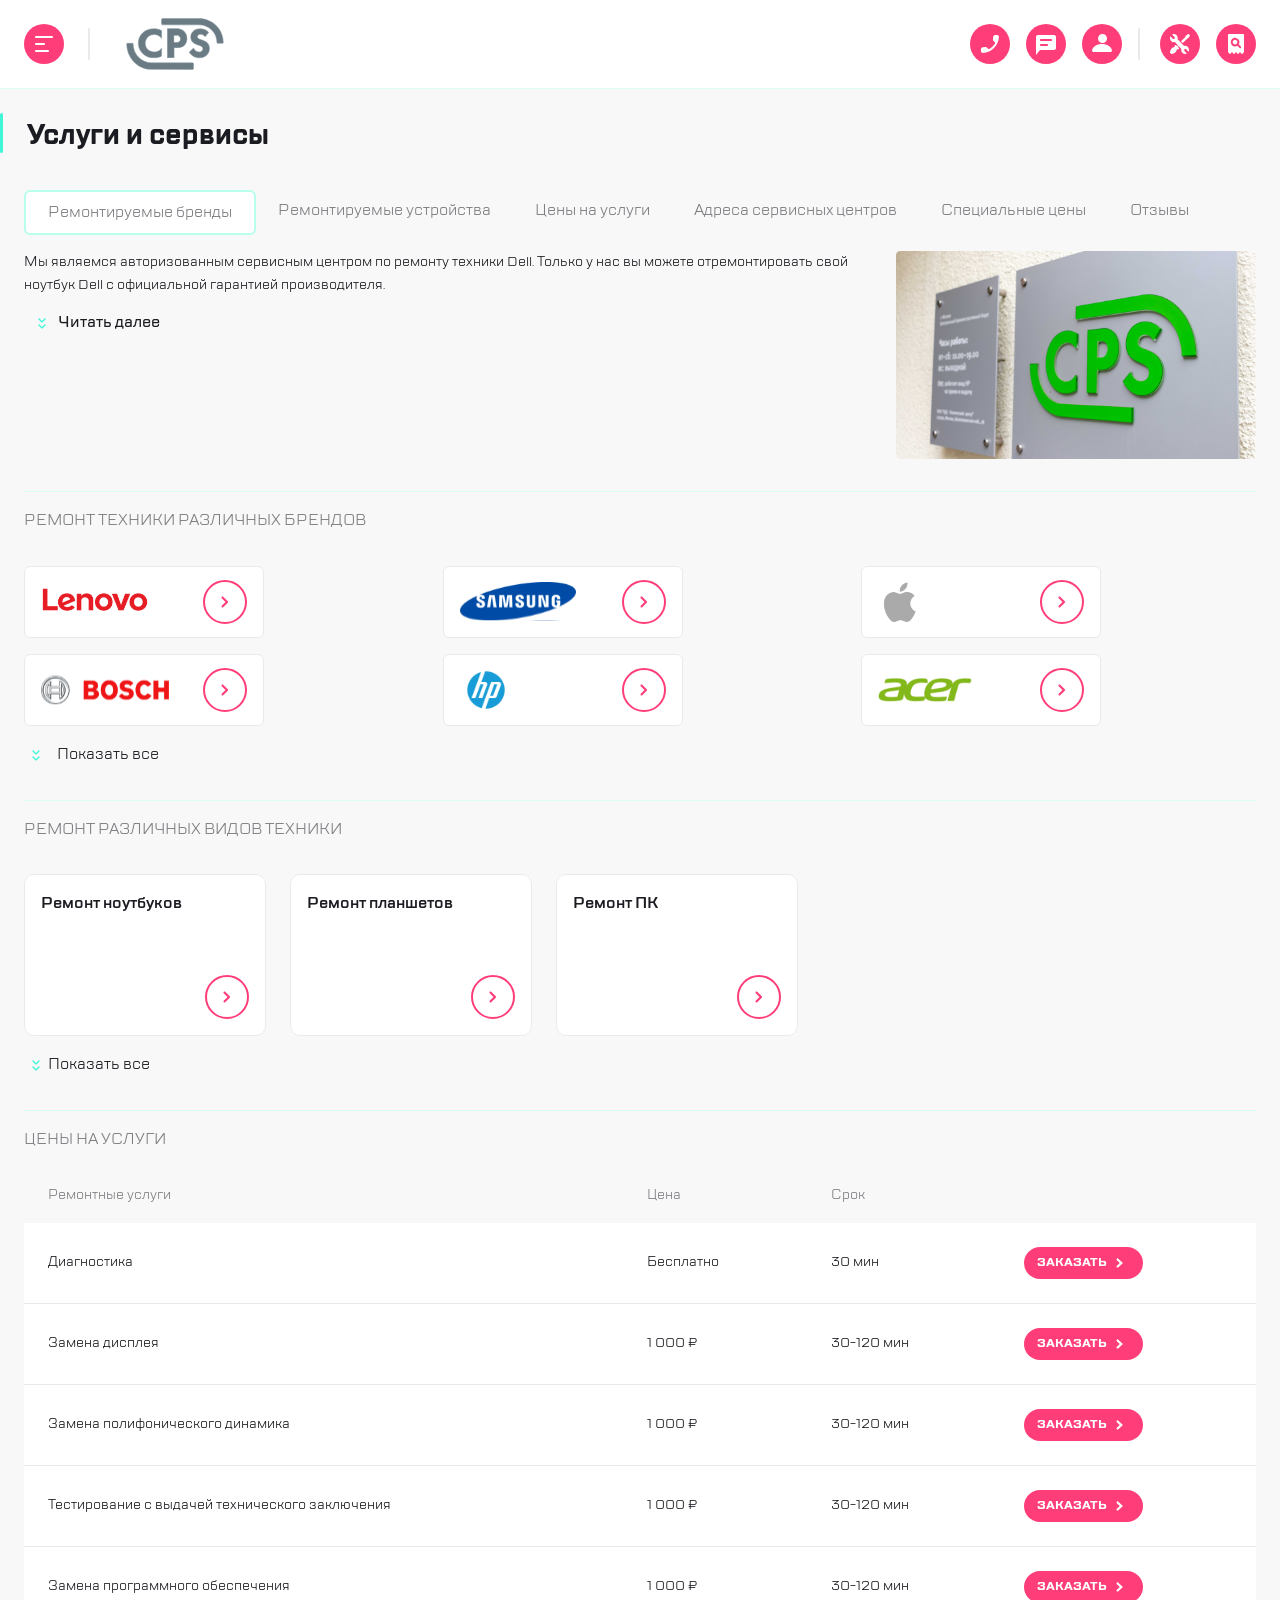
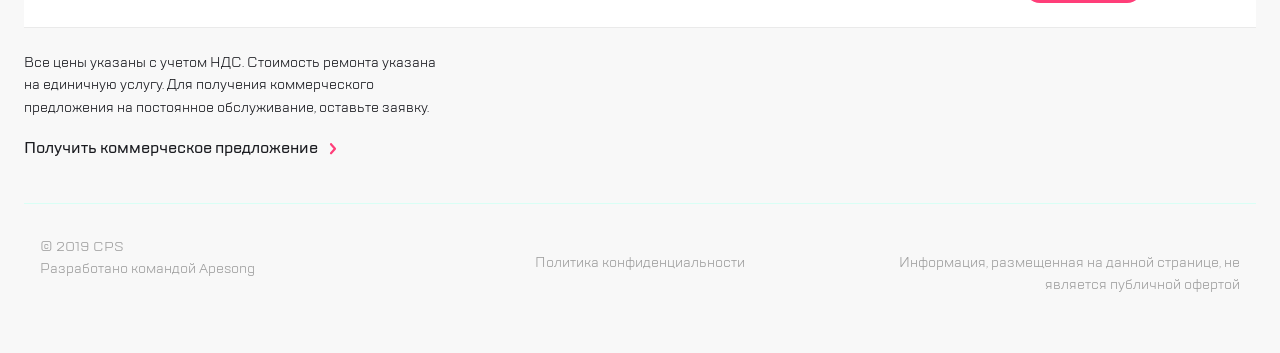
<file: index.html>
<!doctype html>
<html lang="ru">
  <head>
    <meta charset="UTF-8" />
    <meta name="viewport" content="width=device-width, initial-scale=1.0" />
    <title>CPS</title>
    <link
      rel="stylesheet"
      href="https://cdn.jsdelivr.net/npm/swiper@11/swiper-bundle.min.css"
    />
    <link rel="stylesheet" href="./css/reset.css" />
    <link rel="stylesheet" href="./css/style.css" />
    <link rel="stylesheet" href="styles.css" />
  </head>

  <body>
    <div class="blur"></div>
    <div class="sidebar">
      <header class="sidebar__header">
        <div class="sidebar__header__close">
          <a href="#" class="sidebar__close__btn">
            <div class="icon-circle">
              <img src="./img/svg/icon.svg" alt="Крестик" />
            </div>
          </a>
        </div>
        <a href="#" class="header__logo">
          <img src="./img/svg/Group.svg" alt="Логотип" />
        </a>
        <a href="#" class="header__search">
          <div class="header__sidebar_icon-circle">
            <img src="./img/svg/icon2.svg" alt="Лупа" />
          </div>
        </a>
      </header>

      <section class="menu">
        <ul class="menu__vertical">
          <li class="menu__item">
            <div class="menu_border"></div>
            <a href="#">Ремонт техники</a>
          </li>
          <li><a href="#">Корпоративным клиентам</a></li>
          <li><a href="#">Продавцам техники</a></li>
          <li><a href="#">Партнерам</a></li>
          <li><a href="#">Производителям</a></li>
          <li><a href="#">Наши сервисные центры</a></li>
          <li><a href="#">Контакты</a></li>
        </ul>
      </section>

      <footer class="footer">
        <div class="contacts">
          <div class="contacts__icon">
            <button class="contacts__phone__btn">
              <a href="#" class="contacts__icon__phone">
                <div class="icon-circle">
                  <img src="./img/svg/icon3.svg" alt="Телефон" />
                </div>
              </a>
            </button>
            <button class="contacts__chat__btn">
              <a href="#" class="contacts__icon__chat">
                <div class="icon-circle">
                  <img src="./img/svg/icon4.svg" alt="Чат" />
                </div>
              </a>
            </button>
            <a href="#" class="contacts__icon__profile">
              <div class="icon-circle">
                <img src="./img/svg/Group 2.svg" alt="Профиль" />
              </div>
            </a>
          </div>
          <div class="contacts__mail">
            <a href="mailto:mail@cps.com">mail@cps.com</a>
          </div>
          <div class="contacts__phone">8 800 890 8900</div>
          <ul class="language-switcher">
            <li><button class="lang">RU</button></li>
            <li><button class="lang">EN</button></li>
            <li><button class="lang">CH</button></li>
          </ul>
        </div>
      </footer>
    </div>

    <div class="blur"></div>
    <div class="feedback">
      <button class="feedback__close-btn">
        <img src="./img/svg/icon.svg" alt="Крестик" />
      </button>
      <div class="feedback_border"></div>
      <h2 class="feedback__title">Обратная связь</h2>
      <form class="feedback__form">
        <input type="text" class="feedback__input" placeholder="Имя" required />
        <input
          type="tel"
          class="feedback__input"
          placeholder="Телефон"
          required
        />
        <input
          type="email"
          class="feedback__input"
          placeholder="Электронная почта"
          required
        />
        <textarea
          class="feedback__input feedback__textarea"
          placeholder="Сообщение"
          required
        ></textarea>
        <p class="feedback__agreement">
          Нажимая "отправить", вы даете согласие на
          <a href="#" class="feedback__policy-link"
            >обработку персональных данных</a
          >
          и соглашаетесь с нашей
          <a href="#" class="feedback__policy-link"
            >политикой конфиденциальности</a
          >.
        </p>
        <button type="submit" class="feedback__submit-btn">
          Отправить <span>></span>
        </button>
      </form>
    </div>

    <div class="blur"></div>
    <div class="callback">
      <button class="callback__close-btn">
        <img src="./img/svg/icon.svg" alt="Крестик" />
      </button>
      <div class="callback_border"></div>
      <h2 class="callback__title">Заказать звонок</h2>
      <form class="callback__form">
        <input
          type="tel"
          class="callback__input"
          placeholder="Телефон"
          required
        />
        <p class="callback__agreement">
          Нажимая "отправить", вы даете согласие на
          <a href="#" class="callback__policy-link"
            >обработку персональных данных</a
          >
          и соглашаетесь с нашей
          <a href="#" class="callback__policy-link"
            >политикой конфиденциальности</a
          >.
        </p>
        <button type="submit" class="callback__submit-btn">
          Отправить <img src="./img/dropdown.svg" alt="Далее" class="" />
        </button>
      </form>
    </div>

    <div class="content-wrapper">
      <header class="header">
        <div class="header__block__1">
          <button class="header__burger__btn">
            <a href="#" class="header__menu">
              <img
                src="./img/icon.svg"
                alt="Меню"
                class="header__block__1__menu"
              />
            </a>
          </button>
          <img
            src="./img/svg/divider.svg"
            alt="Разделитель"
            class="header__block__1__divider"
          />
          <a href="#" class="header__logo-link">
            <img
              src="./img/svg/Group.svg"
              alt="Логотип"
              class="header__header__block__1__logo"
            />
          </a>
        </div>
        <div class="header__block__2">
          <button class="contacts__phone__btn">
            <img
              src="./img/svg/call.svg"
              alt="Телефон"
              class="header__block__2__item"
            />
          </button>
          <button class="contacts__chat__btn">
            <img
              src="./img/svg/chat.svg"
              alt="Чат"
              class="header__block__2__item"
            />
          </button>
          <img
            src="./img/svg/profile.svg"
            alt="Профиль"
            class="header__block__2__item"
          />
        </div>
        <div class="header__block__3">
          <img
            src="./img/svg/divider.svg"
            alt="Разделитель"
            class="header__block__3__divider"
          />
          <img
            src="./img/svg/repair.svg"
            alt="Инструменты"
            class="header__block__3__item"
          />
          <img
            src="./img/svg/checkstatus.svg"
            alt="Лупа"
            class="header__block__3__item"
          />
        </div>
      </header>

      <div class="navigation-wrapper">
        <nav class="nav__wrapper">
          <div class="nav__header">
            <div class="nav__header__title__wrapper">
              <div class="nav__header__title_border"></div>
              <h1 class="nav__header__title">Услуги и сервисы</h1>
            </div>
            <ul class="nav__header__nav__list">
              <li class="nav__header__nav__list__item">
                <a href="#!" class="nav__header__nav__list__link">
                  Оставить заявку
                </a>
                <img
                  src="./img/svg/repair.svg"
                  alt="Инструменты"
                  class="header__svg"
                />
              </li>
              <li class="nav__header__nav__list__item">
                <a href="#!" class="nav__header__nav__list__link"
                  >Статус ремонта</a
                >
                <img
                  src="./img/svg/checkstatus.svg"
                  alt="Лупа"
                  class="header__svg"
                />
              </li>
            </ul>
          </div>
          <ul class="nav__list">
            <li class="nav__item nav__item_outlined">
              <a href="#!" class="nav__link">Ремонтируемые бренды</a>
            </li>
            <li class="nav__item">
              <a href="#!" class="nav__link">Ремонтируемые устройства</a>
            </li>
            <li class="nav__item">
              <a href="#!" class="nav__link">Цены на услуги</a>
            </li>
            <li class="nav__item">
              <a href="#!" class="nav__link">Адреса сервисных центров</a>
            </li>
            <li class="nav__item">
              <a href="#!" class="nav__link">Специальные цены</a>
            </li>
            <li class="nav__item">
              <a href="#!" class="nav__link">Отзывы</a>
            </li>
          </ul>
        </nav>
      </div>

      <main class="main__content">
        <div class="main__content__text">
          <p class="main__content__description">
            Мы являемся авторизованным сервисным центром по ремонту техники
            Dell. Только у нас вы можете отремонтировать свой ноутбук Dell с
            официальной гарантией производителя.
          </p>

          <p class="main__content__description main__content__hidden">
            Мы успешно работаем с 1992 года и заслужили репутацию надежного
            партнера, что подтверждает большоеколичество постоянных клиентов. Мы
            гордимся тем, что к нам обращаются по рекомендациям и, в свою
            очередь, советуют нас родным и близким.
          </p>
          <button class="main__readnext">
            <img
              src="./img/svg/expand.svg"
              alt="Стрелочки вниз"
              class="main__expand"
            />
            <a class="main__readnext-link" href="#">Читать далее</a>
          </button>
        </div>
        <img
          src="./img/main_cps.png"
          alt="Вывеска с названием компании"
          class="main_png"
        />
      </main>

      <div class="header__brands">
        <h1 class="header__title">Ремонт техники различных брендов</h1>
      </div>
      <section class="brands">
        <div class="swiper mySwiper">
          <div class="swiper-wrapper">
            <div class="swiper-slide">
              <a href="#" class="brands__item">
                <img src="./img/Bitmap.svg" alt="Lenovo" class="brands__logo" />
                <div class="brands__icon-circle">
                  <img
                    src="./img/dropdown.svg"
                    alt="Далее"
                    class="brands__icon"
                  />
                </div>
              </a>
            </div>
            <div class="swiper-slide">
              <a href="#" class="brands__item">
                <img
                  src="./img/Bitmap_2.svg"
                  alt="Samsung"
                  class="brands__logo"
                />
                <div class="brands__icon-circle">
                  <img
                    src="./img/dropdown.svg"
                    alt="Далее"
                    class="brands__icon"
                  />
                </div>
              </a>
            </div>
            <div class="swiper-slide">
              <a href="#" class="brands__item">
                <img
                  src="./img/Bitmap_3.svg"
                  alt="Apple"
                  class="brands__logo"
                />
                <div class="brands__icon-circle">
                  <img
                    src="./img/dropdown.svg"
                    alt="Далее"
                    class="brands__icon"
                  />
                </div>
              </a>
            </div>
            <div class="swiper-slide">
              <a href="#" class="brands__item">
                <img
                  src="./img/Bitmap_7.svg"
                  alt="ViewSonic"
                  class="brands__logo"
                />
                <div class="brands__icon-circle">
                  <img
                    src="./img/dropdown.svg"
                    alt="Далее"
                    class="brands__icon"
                  />
                </div>
              </a>
            </div>
            <div class="swiper-slide">
              <a href="#" class="brands__item">
                <img
                  src="./img/Bitmap_4.svg"
                  alt="Bosch"
                  class="brands__logo"
                />
                <div class="brands__icon-circle">
                  <img
                    src="./img/dropdown.svg"
                    alt="Далее"
                    class="brands__icon"
                  />
                </div>
              </a>
            </div>
            <div class="swiper-slide">
              <a href="#" class="brands__item">
                <img src="./img/Bitmap_5.svg" alt="hp" class="brands__logo" />
                <div class="brands__icon-circle">
                  <img
                    src="./img/dropdown.svg"
                    alt="Далее"
                    class="brands__icon"
                  />
                </div>
              </a>
            </div>
            <div class="swiper-slide">
              <a href="#" class="brands__item">
                <img src="./img/Bitmap_6.svg" alt="Acer" class="brands__logo" />
                <div class="brands__icon-circle">
                  <img
                    src="./img/dropdown.svg"
                    alt="Далее"
                    class="brands__icon"
                  />
                </div>
              </a>
            </div>
            <div class="swiper-slide">
              <a href="#" class="brands__item">
                <img src="./img/Bitmap_8.svg" alt="Sony" class="brands__logo" />
                <div class="brands__icon-circle">
                  <img
                    src="./img/dropdown.svg"
                    alt="Далее"
                    class="brands__icon"
                  />
                </div>
              </a>
            </div>
          </div>
          <div class="swiper-pagination"></div>
        </div>
        <div class="brands__list">
          <a href="#" class="brands__item">
            <img src="./img/Bitmap.svg" alt="Lenovo" class="brands__logo" />
            <div class="brands__icon-circle">
              <img src="./img/dropdown.svg" alt="Далее" class="brands__icon" />
            </div>
          </a>
          <a href="#" class="brands__item">
            <img src="./img/Bitmap_2.svg" alt="Samsung" class="brands__logo" />
            <div class="brands__icon-circle">
              <img src="./img/dropdown.svg" alt="Далее" class="brands__icon" />
            </div>
          </a>
          <a href="#" class="brands__item">
            <img src="./img/Bitmap_3.svg" alt="Apple" class="brands__logo" />
            <div class="brands__icon-circle">
              <img src="./img/dropdown.svg" alt="Далее" class="brands__icon" />
            </div>
          </a>
          <a href="#" class="brands__item brands__item_hidden">
            <img
              src="./img/Bitmap_7.svg"
              alt="ViewSonic"
              class="brands__logo"
            />
            <div class="brands__icon-circle">
              <img src="./img/dropdown.svg" alt="Далее" class="brands__icon" />
            </div>
          </a>
          <a href="#" class="brands__item">
            <img src="./img/Bitmap_4.svg" alt="Bosch" class="brands__logo" />
            <div class="brands__icon-circle">
              <img src="./img/dropdown.svg" alt="Далее" class="brands__icon" />
            </div>
          </a>
          <a href="#" class="brands__item">
            <img src="./img/Bitmap_5.svg" alt="hp" class="brands__logo" />
            <div class="brands__icon-circle">
              <img src="./img/dropdown.svg" alt="Далее" class="brands__icon" />
            </div>
          </a>
          <a href="#" class="brands__item">
            <img src="./img/Bitmap_6.svg" alt="Acer" class="brands__logo" />
            <div class="brands__icon-circle">
              <img src="./img/dropdown.svg" alt="Далее" class="brands__icon" />
            </div>
          </a>
          <a href="#" class="brands__item brands__item_hidden">
            <img src="./img/Bitmap_8.svg" alt="Sony" class="brands__logo" />
            <div class="brands__icon-circle">
              <img src="./img/dropdown.svg" alt="Далее" class="brands__icon" />
            </div>
          </a>
        </div>
        <div class="brands__readnext">
          <div class="brands__readnext__list brands__readnext__list_hidden">
            <a href="#" class="brands__item">
              <img src="./img/Bitmap.svg" alt="Lenovo" class="brands__logo" />
              <div class="brands__icon-circle">
                <img
                  src="./img/dropdown.svg"
                  alt="Далее"
                  class="brands__icon"
                />
              </div>
            </a>
            <a href="#" class="brands__item">
              <img
                src="./img/Bitmap_2.svg"
                alt="Samsung"
                class="brands__logo"
              />
              <div class="brands__icon-circle">
                <img
                  src="./img/dropdown.svg"
                  alt="Далее"
                  class="brands__icon"
                />
              </div>
            </a>
            <a href="#" class="brands__item">
              <img src="./img/Bitmap_3.svg" alt="Apple" class="brands__logo" />
              <div class="brands__icon-circle">
                <img
                  src="./img/dropdown.svg"
                  alt="Далее"
                  class="brands__icon"
                />
              </div>
            </a>
          </div>
          <button class="brands__readnext__button button-open">
            <span class="brands__button-icon">
              <img
                src="./img/expand.svg"
                alt="Стрелка"
                class="brands__button__arrow-icon"
              />
            </span>
            Показать все
          </button>
        </div>
      </section>

      <div class="header__technique">
        <h1 class="header__technique__title">Ремонт различных видов техники</h1>
      </div>

      <section class="technique">
        <div class="swiper mySwiper">
          <div class="swiper-wrapper">
            <div class="swiper-slide">
              <a href="#" class="technique__item">
                <div class="technique__content">
                  <p>Ремонт ноутбуков</p>
                  <div class="technique__icon">
                    <img
                      src="./img/dropdown.svg"
                      alt="Далее"
                      class="technique__button"
                    />
                  </div>
                </div>
              </a>
            </div>
            <div class="swiper-slide">
              <a href="#" class="technique__item">
                <div class="technique__content">
                  <p>Ремонт планшетов</p>
                  <div class="technique__icon">
                    <img
                      src="./img/dropdown.svg"
                      alt="Далее"
                      class="technique__button"
                    />
                  </div>
                </div>
              </a>
            </div>
            <div class="swiper-slide">
              <a href="#" class="technique__item">
                <div class="technique__content">
                  <p>Ремонт ПК</p>
                  <div class="technique__icon">
                    <img
                      src="./img/dropdown.svg"
                      alt="Далее"
                      class="technique__button"
                    />
                  </div>
                </div>
              </a>
            </div>
            <div class="swiper-slide">
              <a href="#" class="technique__item">
                <div class="technique__content">
                  <p>Ремонт мониторов</p>
                  <div class="technique__icon">
                    <img
                      src="./img/dropdown.svg"
                      alt="Далее"
                      class="technique__button"
                    />
                  </div>
                </div>
              </a>
            </div>
          </div>
          <div class="swiper-pagination"></div>
        </div>

        <div class="technique__list">
          <a href="#" class="technique__item">
            <div class="technique__content">
              <p>Ремонт ноутбуков</p>
              <div class="technique__icon">
                <img
                  src="./img/dropdown.svg"
                  alt="Далее"
                  class="technique__button"
                />
              </div>
            </div>
          </a>
          <a href="#" class="technique__item">
            <div class="technique__content">
              <p>Ремонт планшетов</p>
              <div class="technique__icon">
                <img
                  src="./img/dropdown.svg"
                  alt="Далее"
                  class="technique__button"
                />
              </div>
            </div>
          </a>
          <a href="#" class="technique__item">
            <div class="technique__content">
              <p>Ремонт ПК</p>
              <div class="technique__icon">
                <img
                  src="./img/dropdown.svg"
                  alt="Далее"
                  class="technique__button"
                />
              </div>
            </div>
          </a>
          <a href="#" class="technique__item technique__readnext__list_hidden">
            <div class="technique__content">
              <p>Ремонт мониторов</p>
              <div class="technique__icon">
                <img
                  src="./img/dropdown.svg"
                  alt="Далее"
                  class="technique__button"
                />
              </div>
            </div>
          </a>
        </div>
        <div class="technique__readnext">
          <a href="#" class="technique__item">
            <div class="technique__content">
              <p>Ремонт мониторов</p>
              <div class="technique__icon">
                <img
                  src="./img/dropdown.svg"
                  alt="Далее"
                  class="technique__button"
                />
              </div>
            </div>
          </a>
        </div>
        <button class="technique__readnext__btn technique__button-open">
          <span class="technique__readnext__icon">
            <img
              src="./img/expand.svg"
              alt="Стрелка"
              class="technique__button__arrow-icon"
            />
          </span>
          <span>Показать все</span>
        </button>
      </section>

      <div class="header__prices">
        <h1 class="header__prices__title">цены на услуги</h1>
      </div>

      <section class="services">
        <div class="swiper mySwiper">
          <div class="swiper-wrapper">
            <div class="swiper-slide">
              <div class="services__list">
                <p class="services__table_header">Ремонтные услуги</p>
                <p class="services__table">
                  Тестирование с выдачей <br />
                  технического заключения
                </p>
                <p class="services__table_header">Цена</p>
                <p class="services__table">Бесплатно</p>
                <p class="services__table_header">Срок</p>
                <p class="services__table">30-120 мин</p>
                <button class="services__readnext__button">
                  заказать
                  <img src="./img/goside.svg" alt="Далее" />
                </button>
              </div>
            </div>
            <div class="swiper-slide">
              <div class="services__list">
                <p class="services__table_header">Ремонтные услуги</p>
                <p class="services__table">Диагностика</p>
                <p class="services__table_header">Цена</p>
                <p class="services__table">Бесплатно</p>
                <p class="services__table_header">Срок</p>
                <p class="services__table">30 мин</p>
                <button class="services__readnext__button">
                  заказать
                  <img src="./img/goside.svg" alt="Далее" />
                </button>
              </div>
            </div>
          </div>
          <div class="swiper-pagination"></div>
        </div>

        <table class="repair-services">
          <tbody>
            <tr>
              <th>Ремонтные услуги</th>
              <th>Цена</th>
              <th>Срок</th>
              <th></th>
            </tr>
            <tr>
              <td>Диагностика</td>
              <td>Бесплатно</td>
              <td>30 мин</td>
              <td>
                <a class="repair-services__link">
                  заказать
                  <img src="./img/goside.svg" alt="Далее" />
                </a>
              </td>
            </tr>
            <tr>
              <td>Замена дисплея</td>
              <td>1 000 ₽</td>
              <td>30-120 мин</td>
              <td>
                <a class="repair-services__link">
                  заказать
                  <img src="./img/goside.svg" alt="Далее" />
                </a>
              </td>
            </tr>
            <tr>
              <td>Замена полифонического динамика</td>
              <td>1 000 ₽</td>
              <td>30-120 мин</td>
              <td>
                <a class="repair-services__link">
                  заказать
                  <img src="./img/goside.svg" alt="Далее" />
                </a>
              </td>
            </tr>
            <tr>
              <td>Тестирование с выдачей технического заключения</td>
              <td>1 000 ₽</td>
              <td>30-120 мин</td>
              <td>
                <a class="repair-services__link">
                  заказать
                  <img src="./img/goside.svg" alt="Далее" />
                </a>
              </td>
            </tr>
            <tr>
              <td>Замена программного обеспечения</td>
              <td>1 000 ₽</td>
              <td>30-120 мин</td>
              <td>
                <a class="repair-services__link">
                  заказать
                  <img src="./img/goside.svg" alt="Далее" />
                </a>
              </td>
            </tr>
          </tbody>
        </table>
      </section>

      <div class="prices__note">
        <p class="prices__note__text">
          Все цены указаны с учетом НДС. Стоимость ремонта указана на единичную
          услугу. Для получения коммерческого предложения на постоянное
          обслуживание, оставьте заявку.
        </p>
      </div>

      <div class="offer">
        <a href="#" class="offer__item"
          >Получить коммерческое предложение
          <img src="./img/more.svg" alt="Далее" />
        </a>
      </div>

      <footer class="site-footer">
        <div class="footer__wrapper">
          <div class="footer__info footer__item">
            <p class="footer__copyright">© 2019 CPS</p>
            <p class="footer__team">Разработано командой Apesong</p>
          </div>
          <a href="#" class="footer__policy footer__item"
            >Политика конфиденциальности</a
          >
          <p class="footer__disclaimer footer__item">
            Информация, размещенная на данной странице, не является публичной
            офертой
          </p>
        </div>
      </footer>
    </div>
    <script src="https://cdn.jsdelivr.net/npm/swiper@11/swiper-bundle.min.js"></script>

    <script>
      var swiper = new Swiper('.mySwiper', {
        slidesPerView: 'auto',
        spaceBetween: 16,
        pagination: {
          el: '.swiper-pagination',
          clickable: true,
        },
      });
    </script>
    <script src="./script.js" defer></script>
  </body>
</html>
</file>
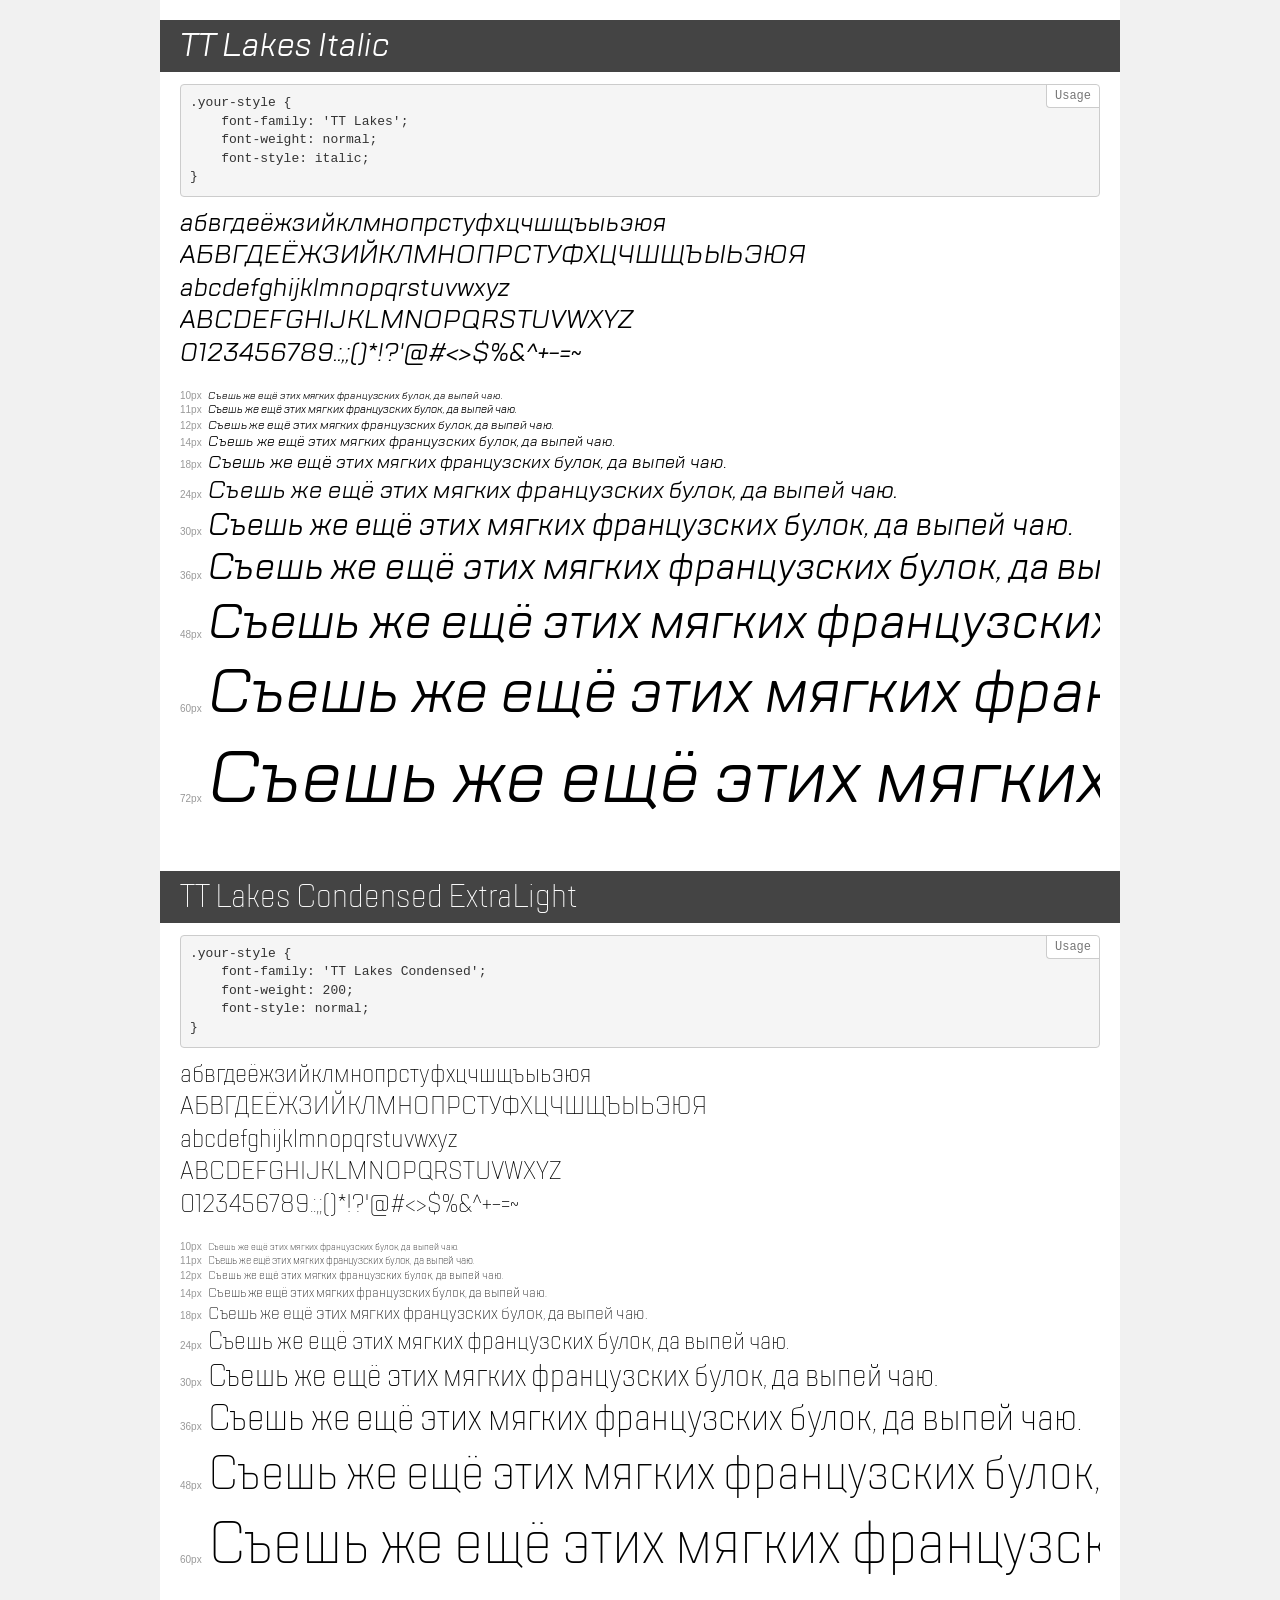
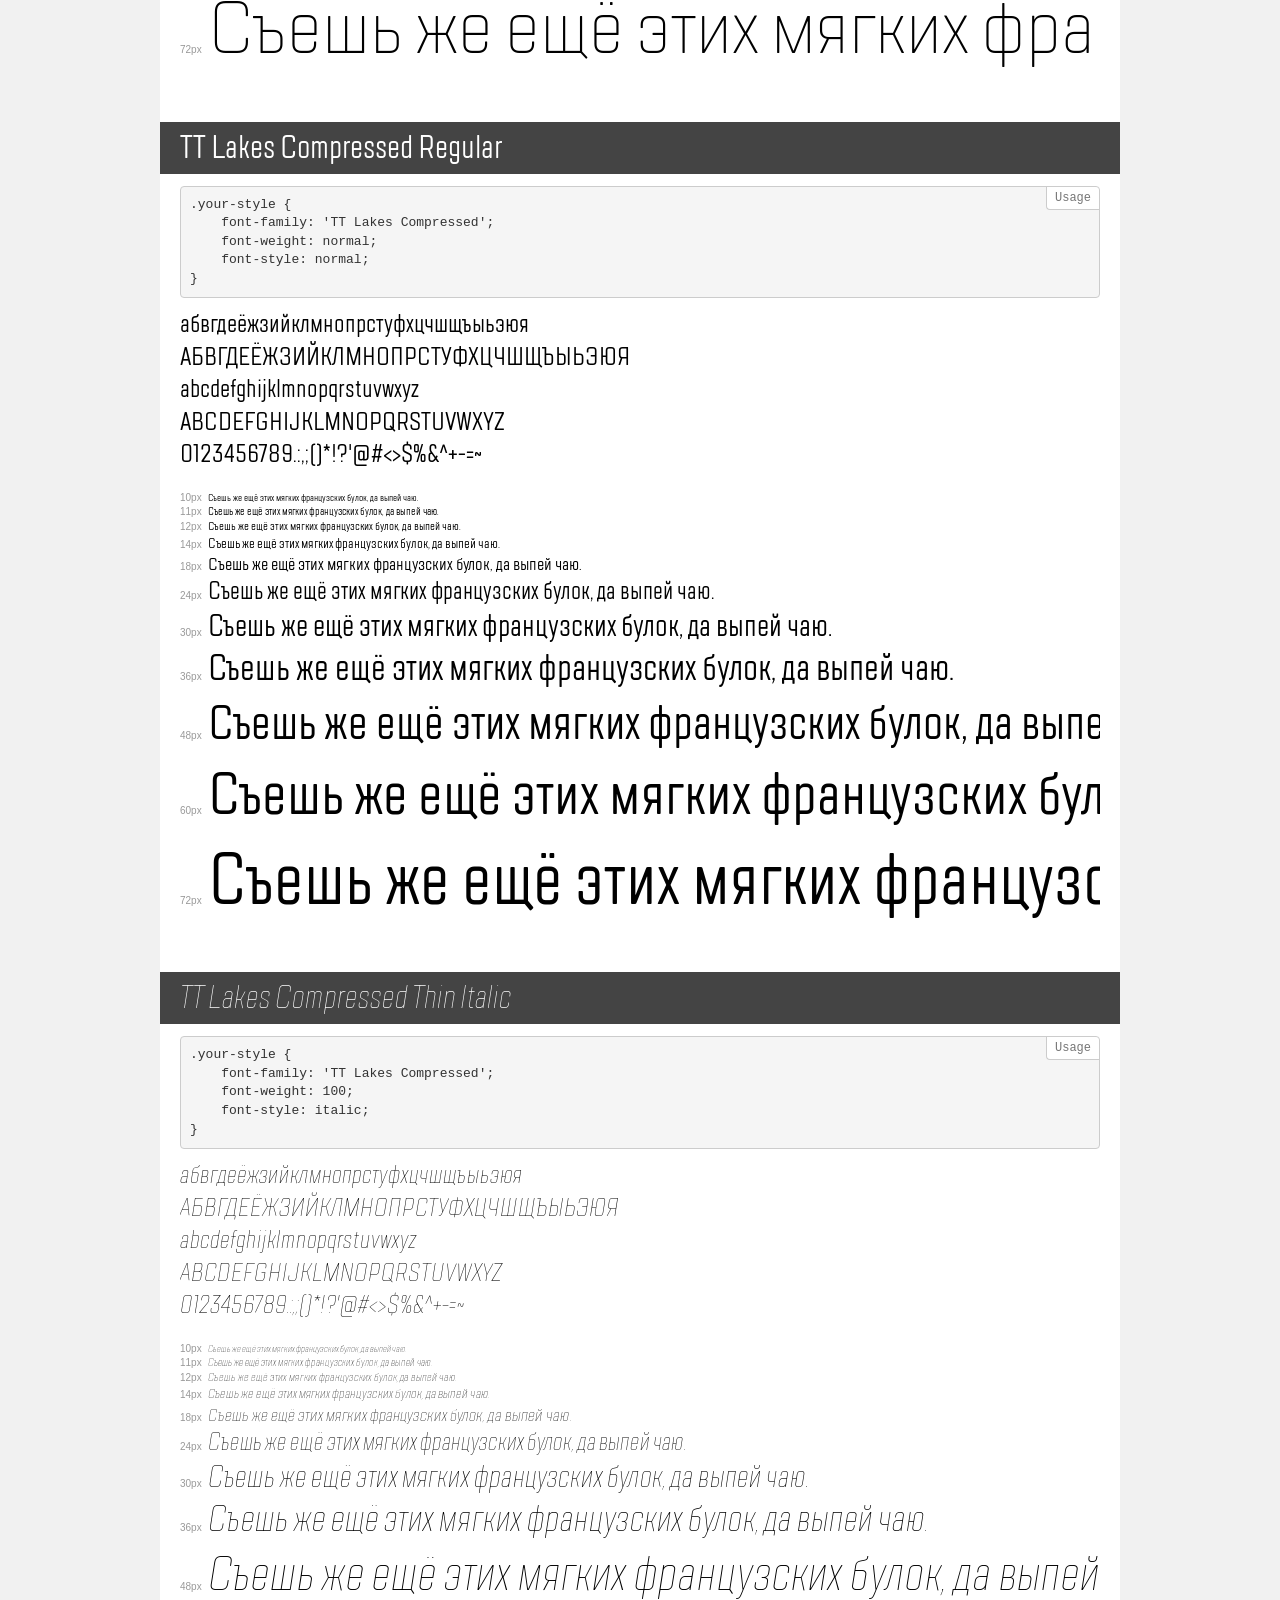
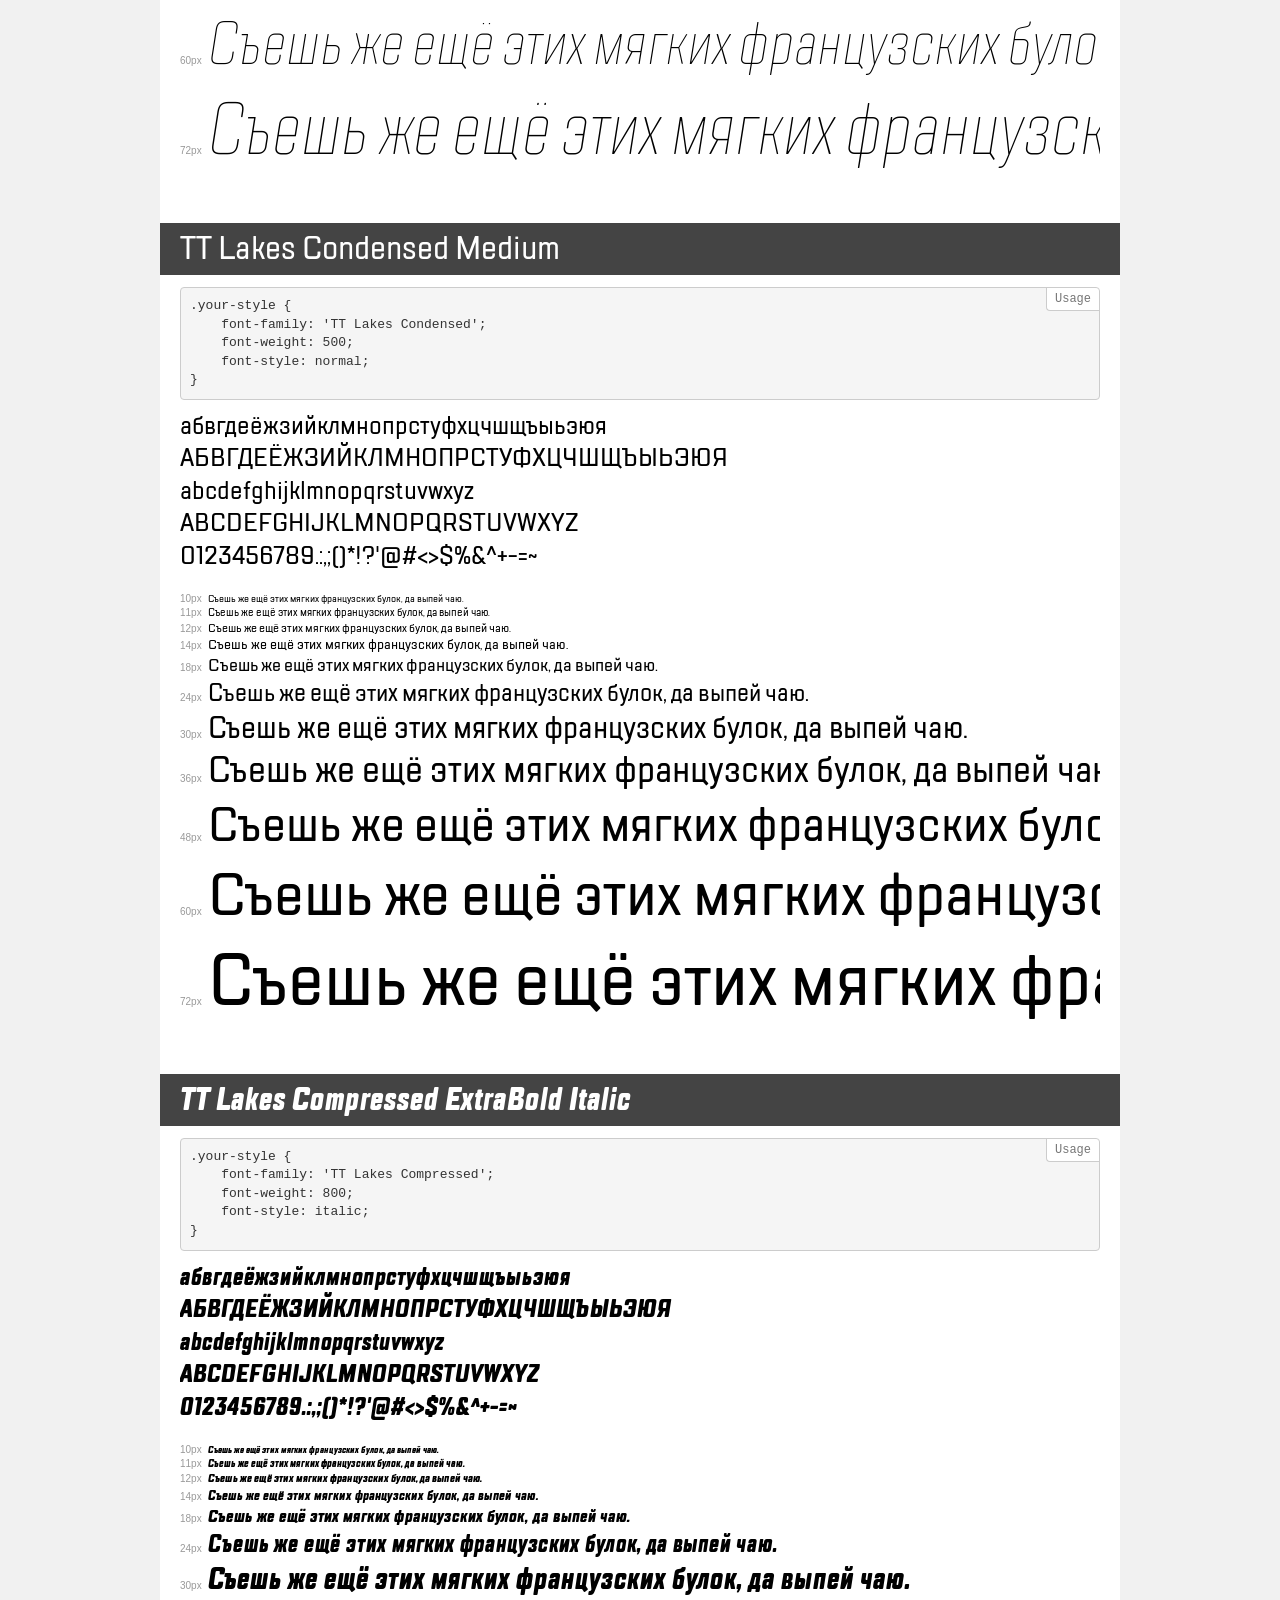
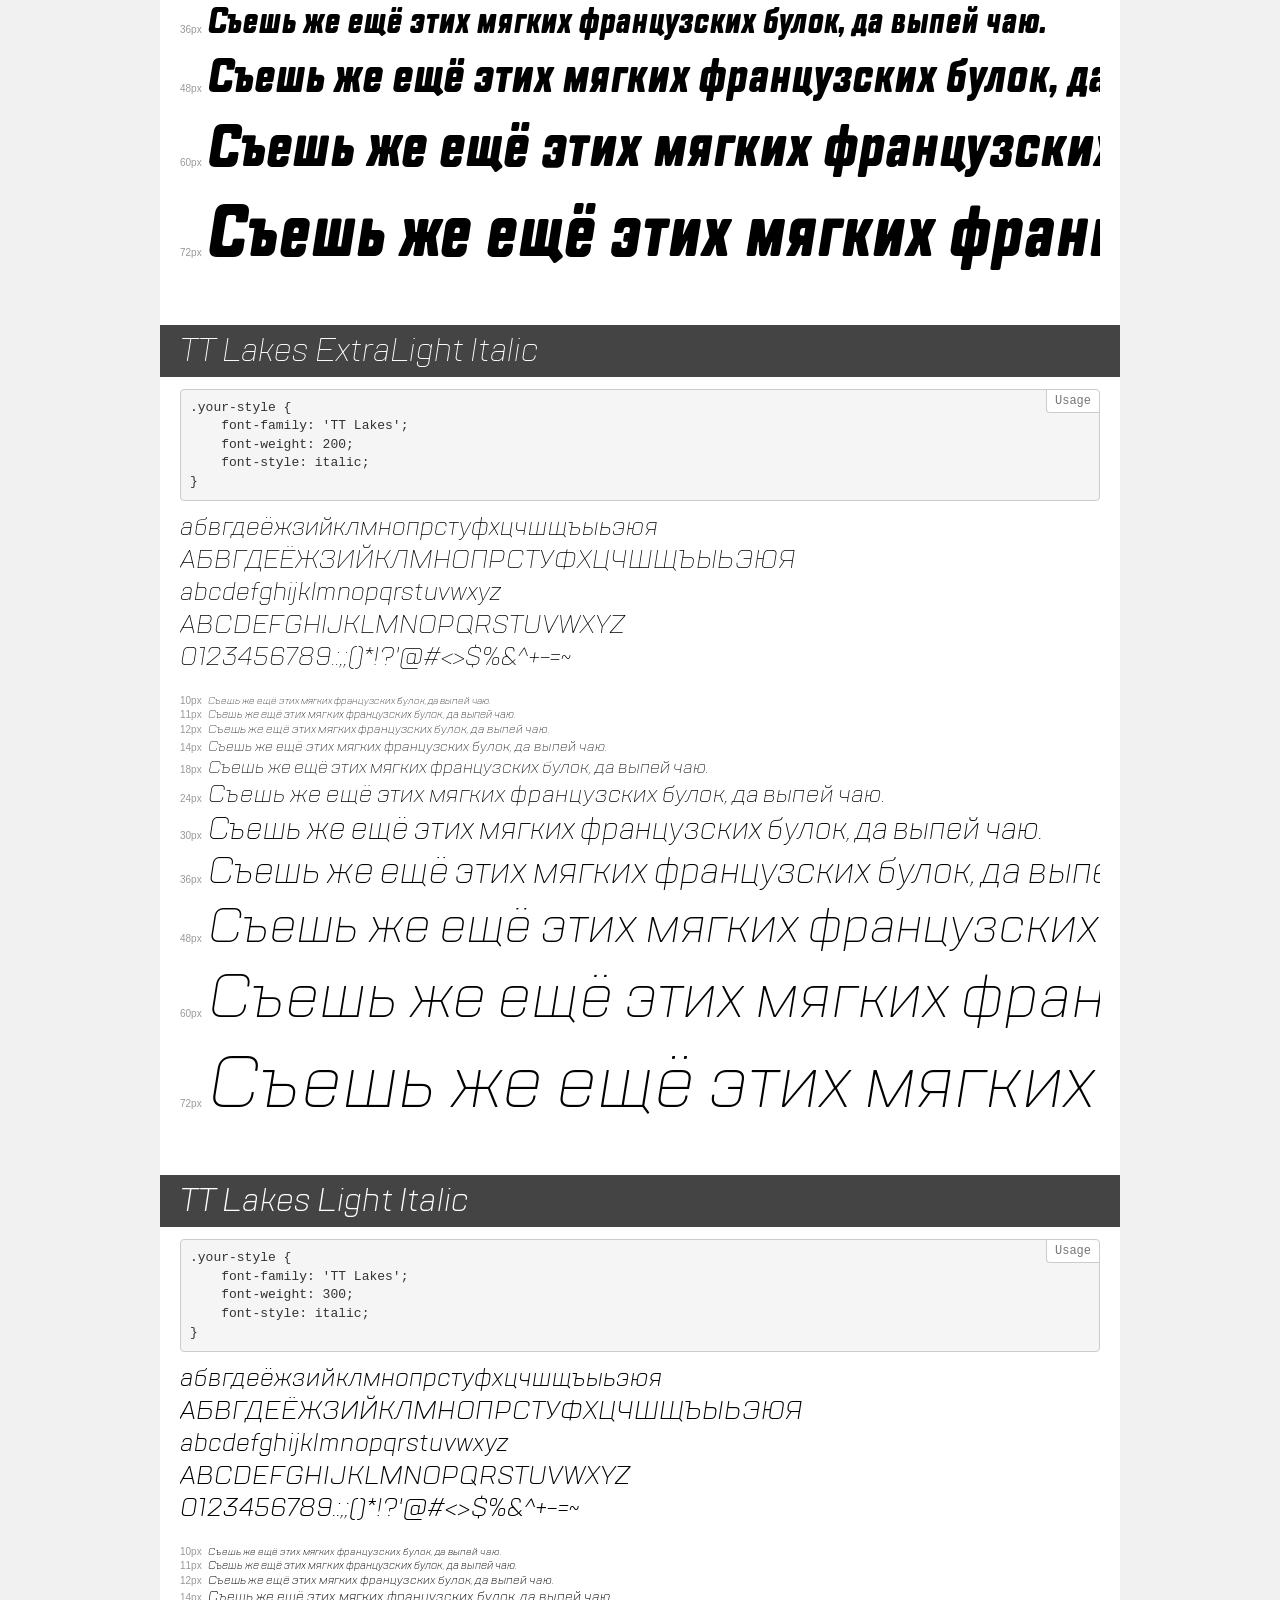
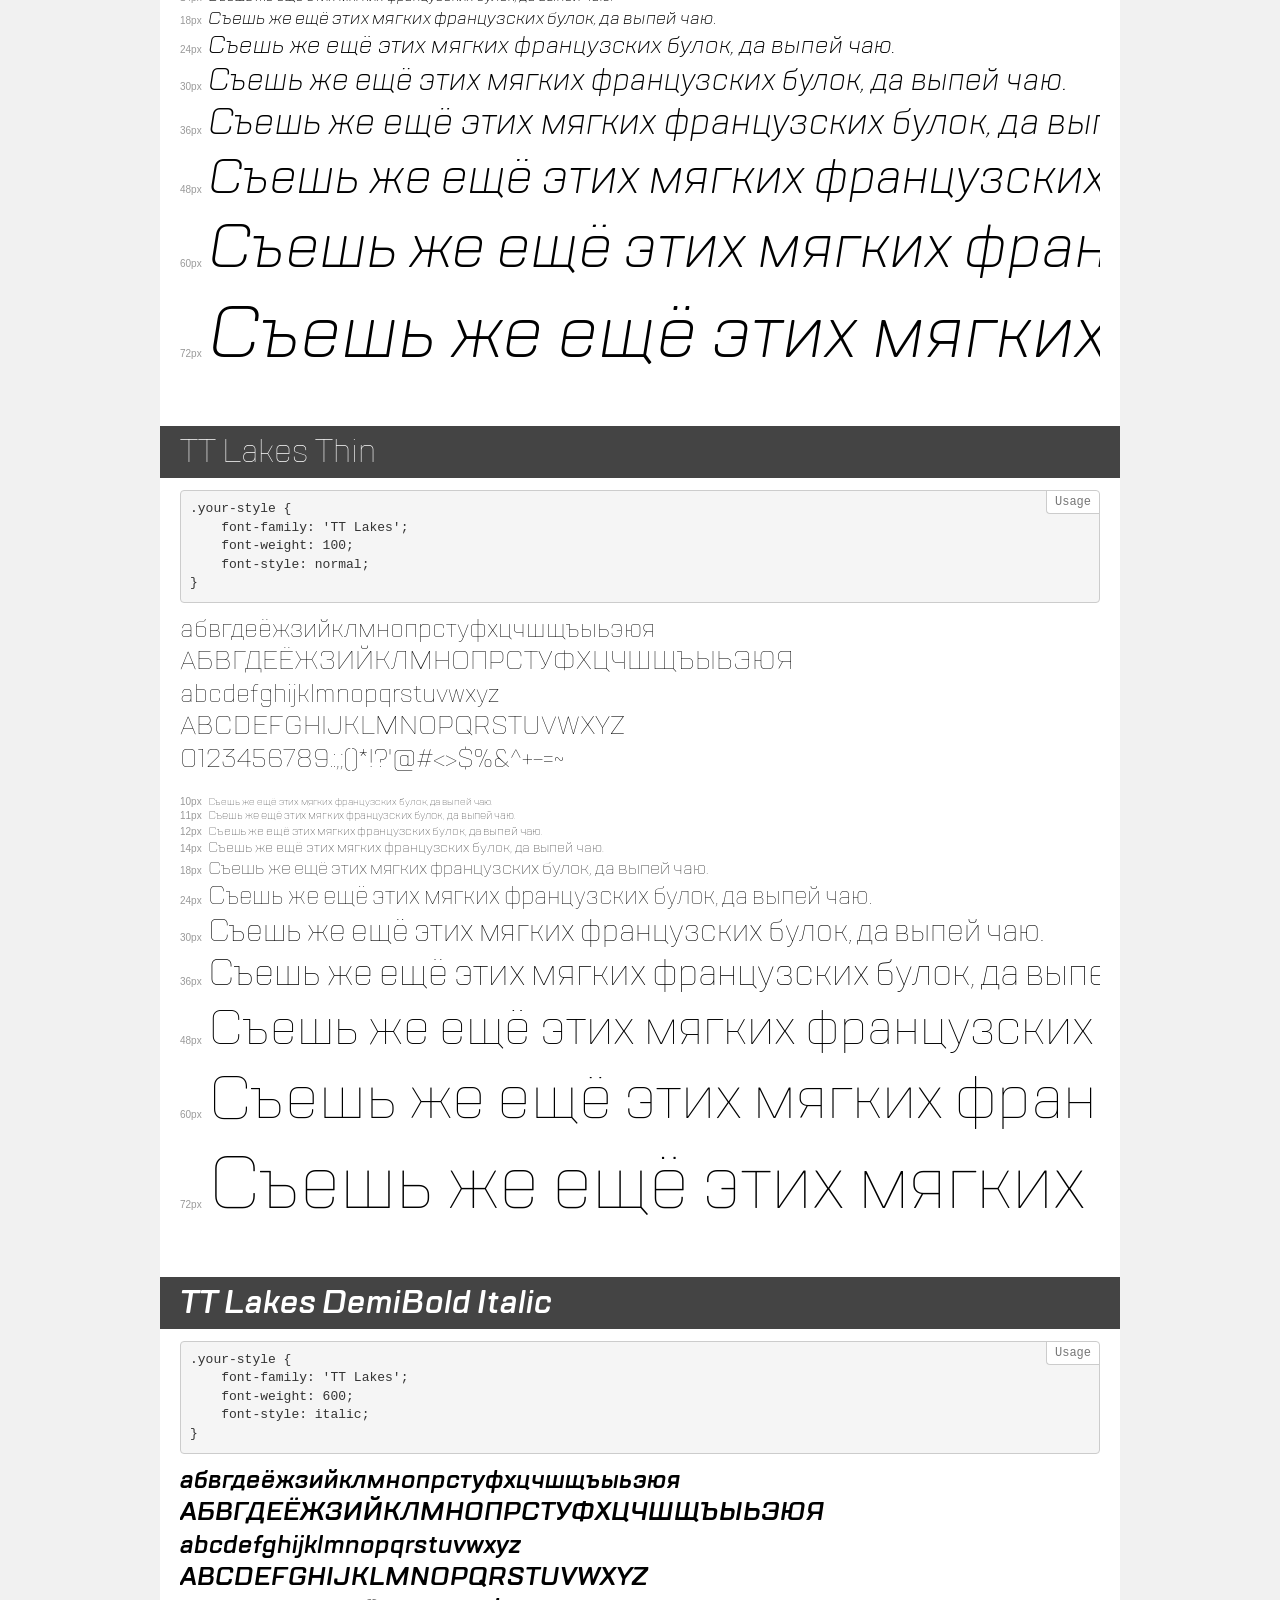
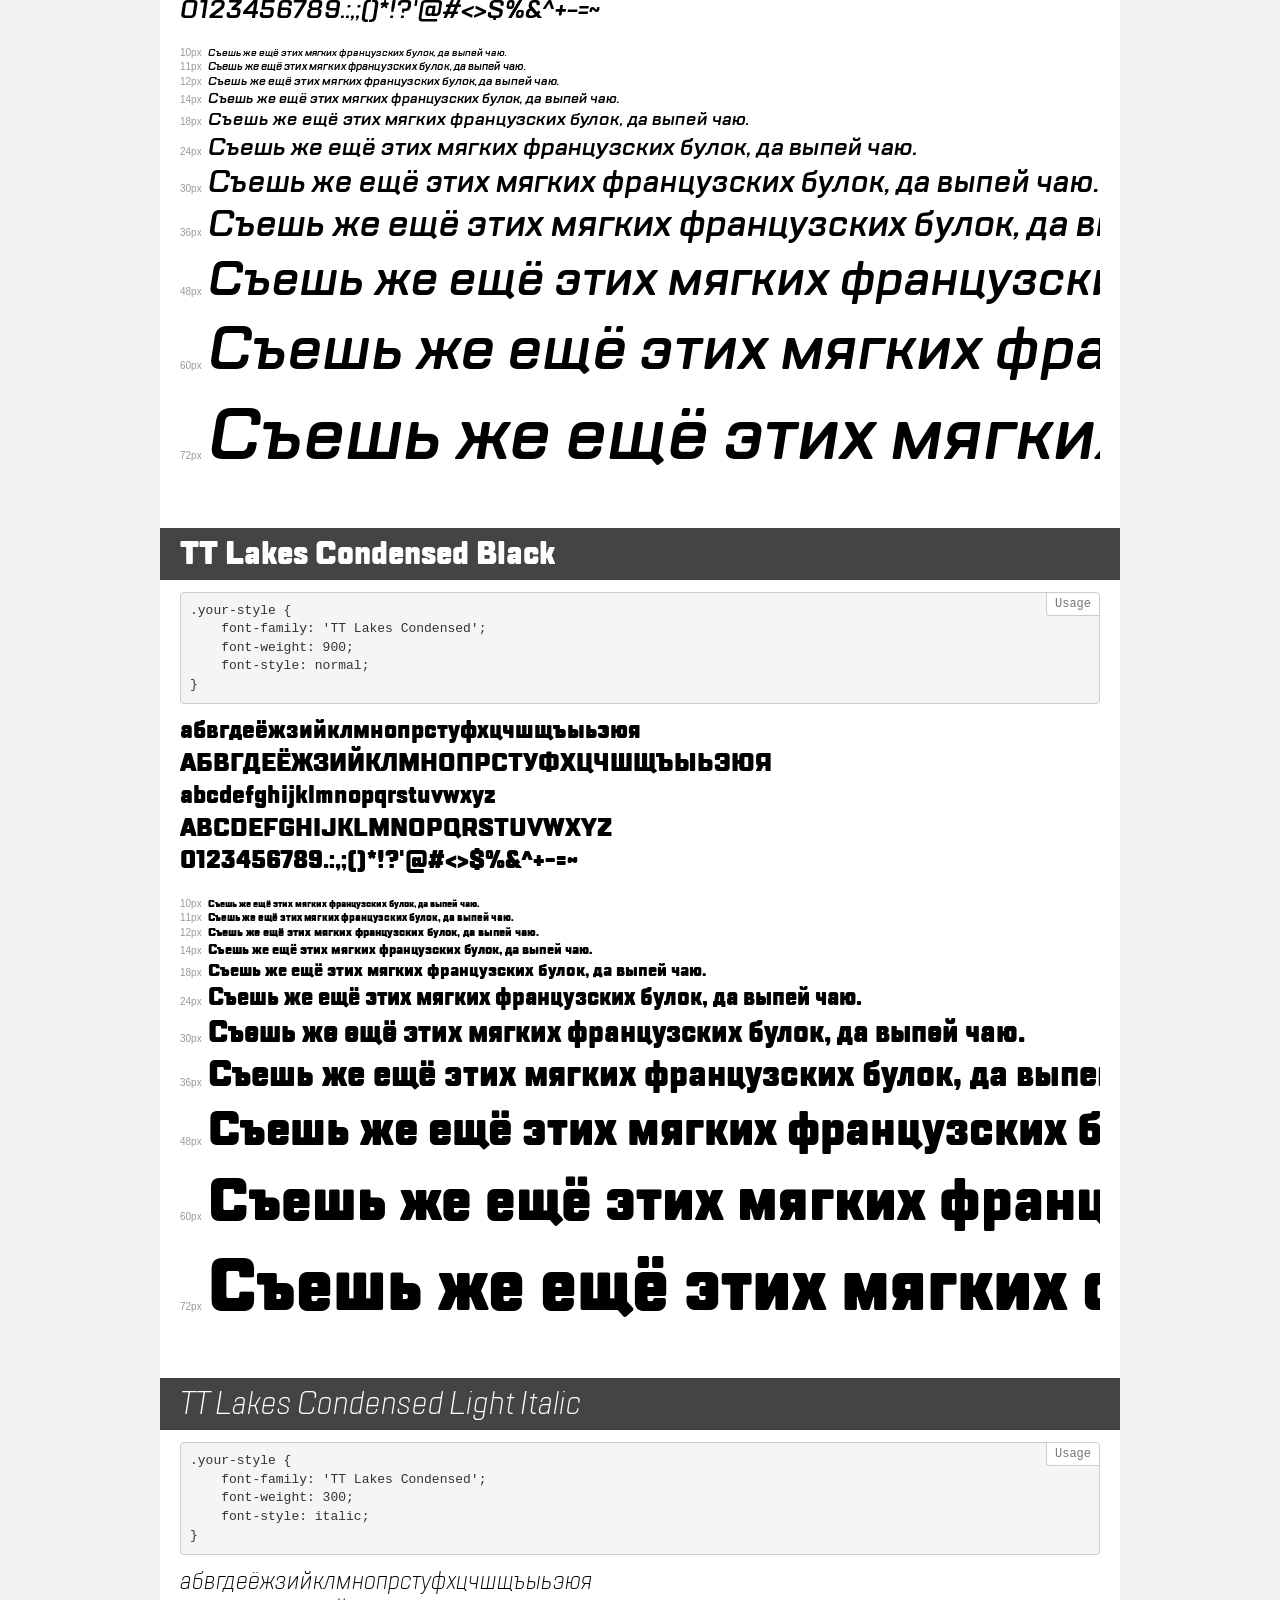
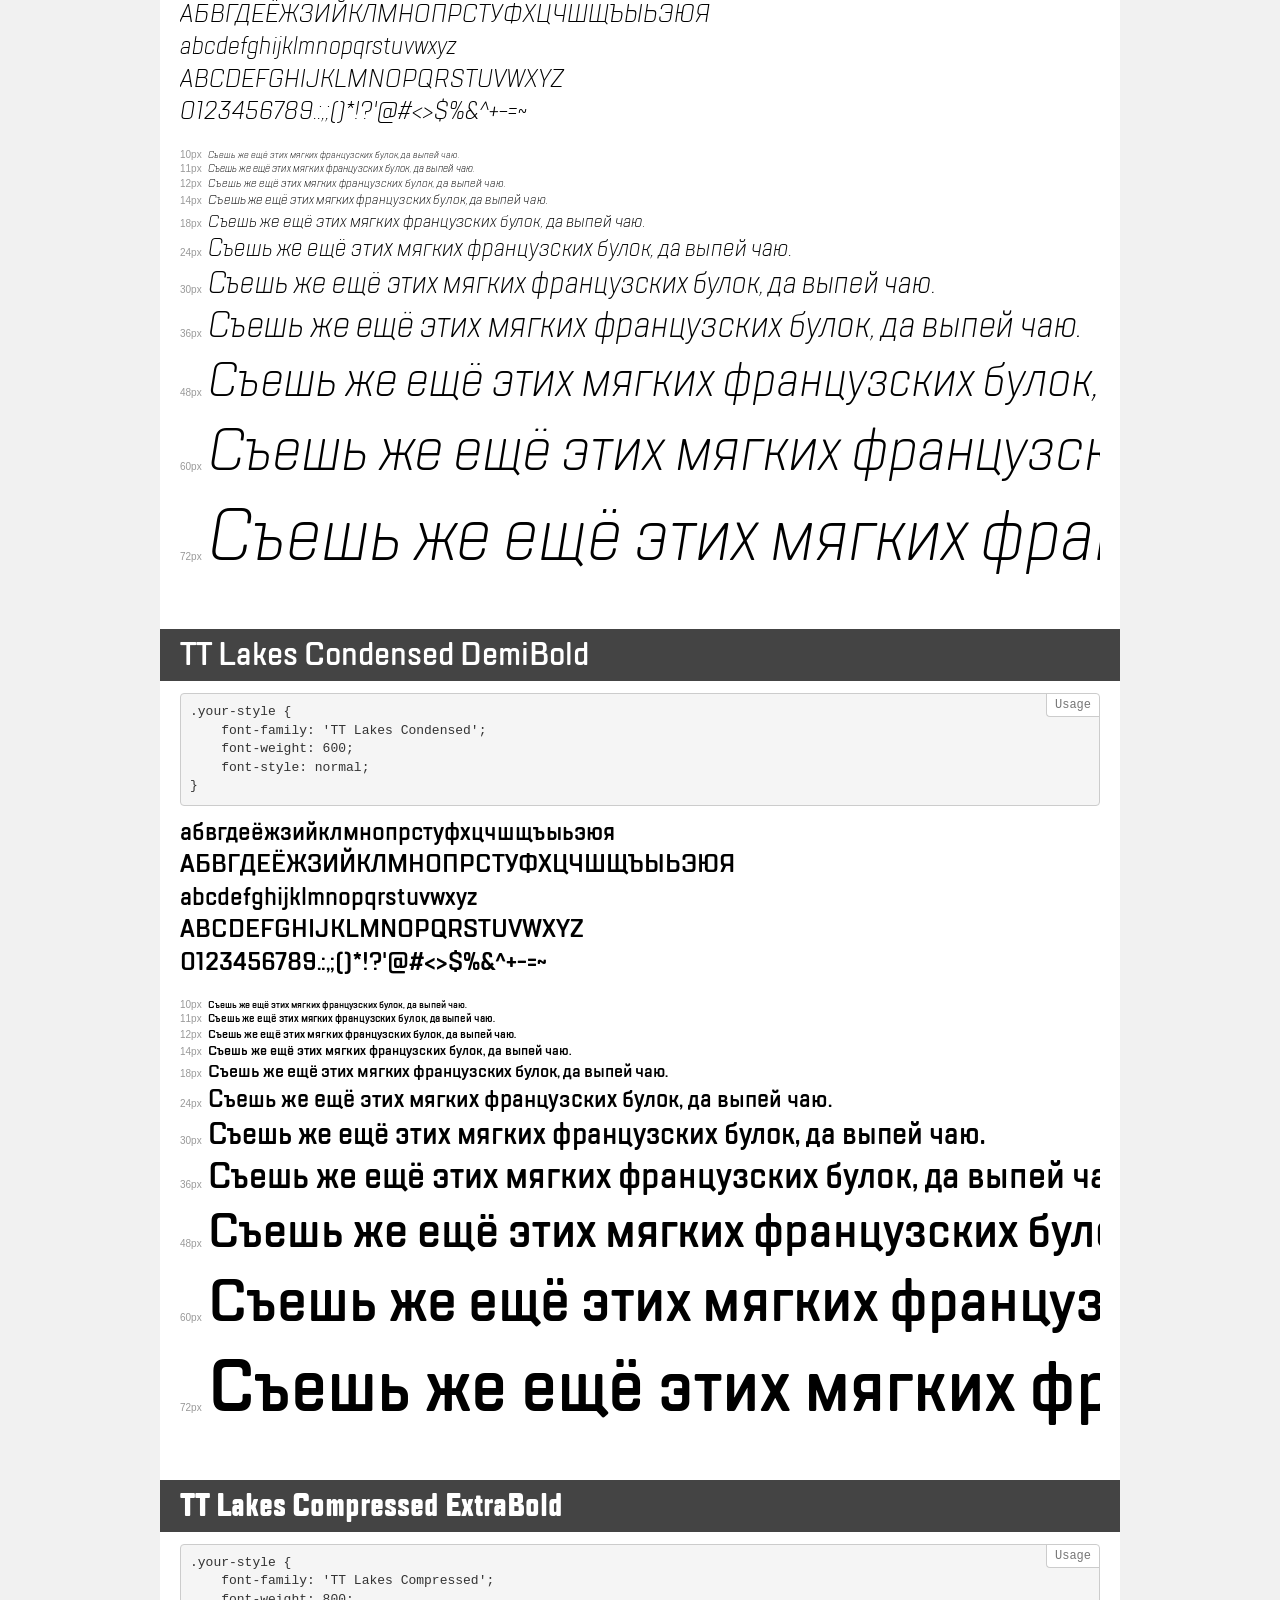
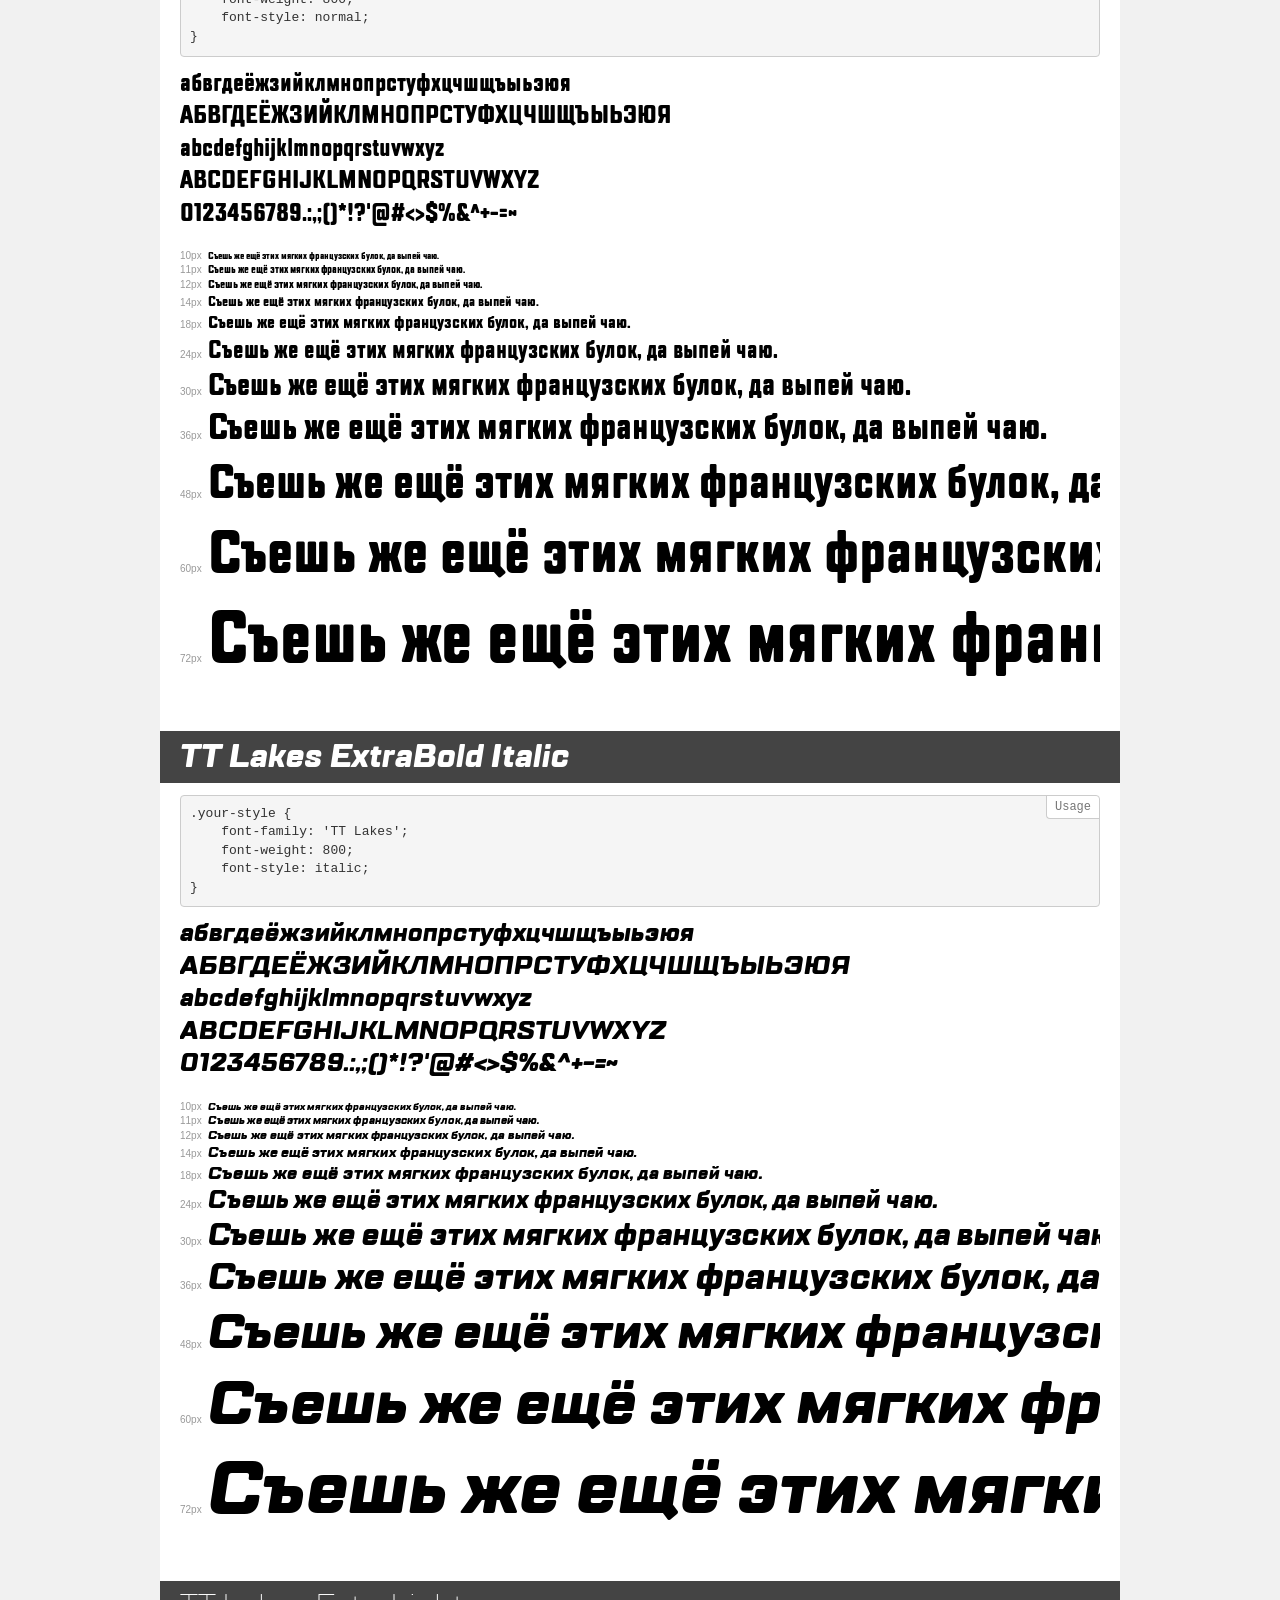
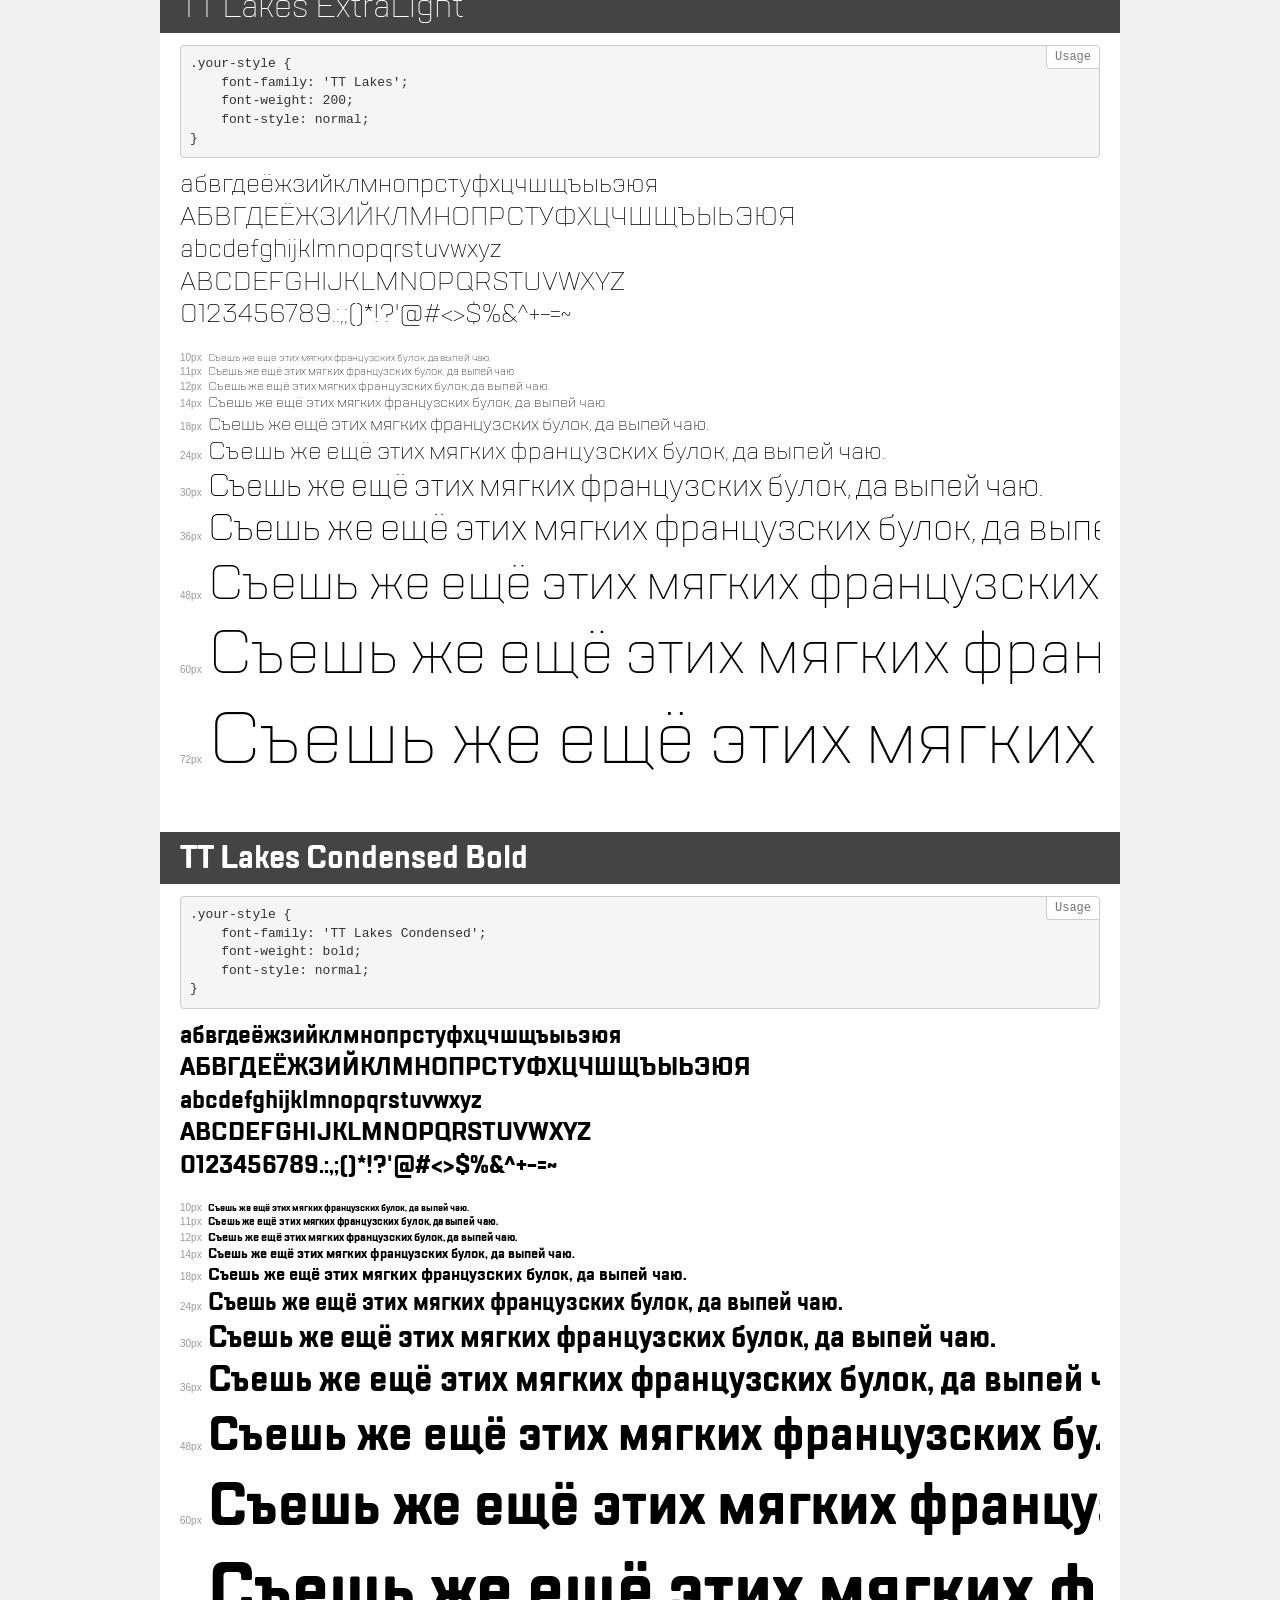
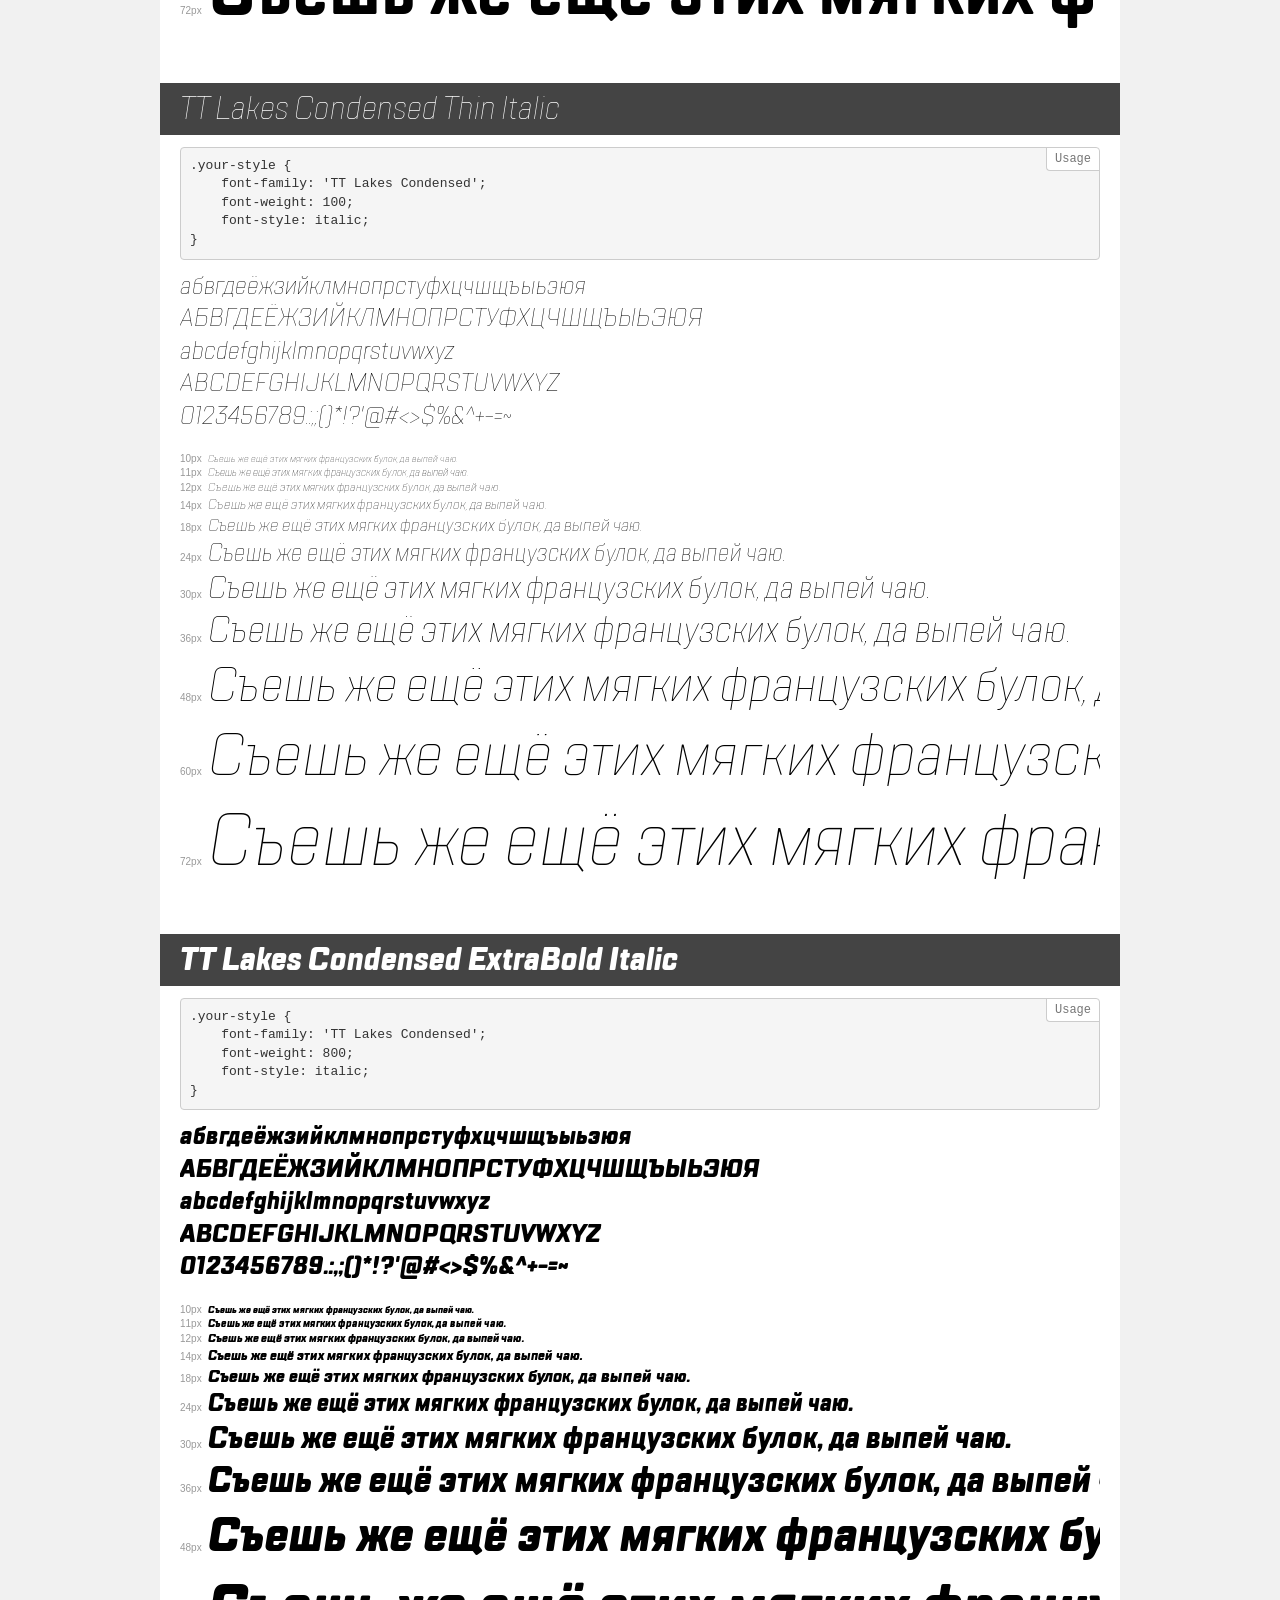
<file: fonts/demo.html>
<!DOCTYPE html>
<html>
<head>
    <meta charset="utf-8">
    <meta http-equiv="X-UA-Compatible" content="IE=edge">
    <meta name="viewport" content="width=device-width, initial-scale=1">
    <meta name="robots" content="noindex, noarchive">
    <meta name="format-detection" content="telephone=no">
    <title>Transfonter demo</title>
    <link href="stylesheet.css" rel="stylesheet">
    <style>
        /*
        http://meyerweb.com/eric/tools/css/reset/
        v2.0 | 20110126
        License: none (public domain)
        */
        html, body, div, span, applet, object, iframe,
        h1, h2, h3, h4, h5, h6, p, blockquote, pre,
        a, abbr, acronym, address, big, cite, code,
        del, dfn, em, img, ins, kbd, q, s, samp,
        small, strike, strong, sub, sup, tt, var,
        b, u, i, center,
        dl, dt, dd, ol, ul, li,
        fieldset, form, label, legend,
        table, caption, tbody, tfoot, thead, tr, th, td,
        article, aside, canvas, details, embed,
        figure, figcaption, footer, header, hgroup,
        menu, nav, output, ruby, section, summary,
        time, mark, audio, video {
            margin: 0;
            padding: 0;
            border: 0;
            font-size: 100%;
            font: inherit;
            vertical-align: baseline;
        }
        /* HTML5 display-role reset for older browsers */
        article, aside, details, figcaption, figure,
        footer, header, hgroup, menu, nav, section {
            display: block;
        }
        body {
            line-height: 1;
        }
        ol, ul {
            list-style: none;
        }
        blockquote, q {
            quotes: none;
        }
        blockquote:before, blockquote:after,
        q:before, q:after {
            content: '';
            content: none;
        }
        table {
            border-collapse: collapse;
            border-spacing: 0;
        }
        /* common styles */
        body {
            background: #f1f1f1;
            color: #000;
        }
        .page {
            background: #fff;
            width: 920px;
            margin: 0 auto;
            padding: 20px 20px 0 20px;
            overflow: hidden;
        }
        .font-container {
            overflow-x: auto;
            overflow-y: hidden;
            margin-bottom: 40px;
            line-height: 1.3;
            white-space: nowrap;
            padding-bottom: 5px;
        }
        h1 {
            position: relative;
            background: #444;
            font-size: 32px;
            color: #fff;
            padding: 10px 20px;
            margin: 0 -20px 12px -20px;
        }
        .letters {
            font-size: 25px;
            margin-bottom: 20px;
        }
        .s10:before {
            content: '10px';
        }
        .s11:before {
            content: '11px';
        }
        .s12:before {
            content: '12px';
        }
        .s14:before {
            content: '14px';
        }
        .s18:before {
            content: '18px';
        }
        .s24:before {
            content: '24px';
        }
        .s30:before {
            content: '30px';
        }
        .s36:before {
            content: '36px';
        }
        .s48:before {
            content: '48px';
        }
        .s60:before {
            content: '60px';
        }
        .s72:before {
            content: '72px';
        }
        .s10:before, .s11:before, .s12:before, .s14:before,
        .s18:before, .s24:before, .s30:before, .s36:before,
        .s48:before, .s60:before, .s72:before {
            font-family: Arial, sans-serif;
            font-size: 10px;
            font-weight: normal;
            font-style: normal;
            color: #999;
            padding-right: 6px;
        }
        pre {
            display: block;
            position: relative;
            padding: 9px;
            margin: 0 0 10px;
            font-family: Monaco, Menlo, Consolas, "Courier New", monospace !important;
            font-size: 13px;
            line-height: 1.428571429;
            color: #333;
            font-weight: normal !important;
            font-style: normal !important;
            background-color: #f5f5f5;
            border: 1px solid #ccc;
            overflow-x: auto;
            border-radius: 4px;
        }
        pre:after {
            display: block;
            position: absolute;
            right: 0;
            top: 0;
            content: 'Usage';
            line-height: 1;
            padding: 5px 8px;
            font-size: 12px;
            color: #767676;
            background-color: #fff;
            border: 1px solid #ccc;
            border-right: none;
            border-top: none;
            border-radius: 0 4px 0 4px;
            z-index: 10;
        }
        /* responsive */
        @media (max-width: 959px) {
            .page {
                width: auto;
                margin: 0;
            }
        }
    </style>
</head>
<body>
<div class="page">
    <div class="demo" style="font-family: 'TT Lakes'; font-weight: normal; font-style: italic;">
        <h1>TT Lakes Italic</h1>
        <pre>.your-style {
    font-family: 'TT Lakes';
    font-weight: normal;
    font-style: italic;
}</pre>
        <div class="font-container">
            <p class="letters">
                абвгдеёжзийклмнопрстуфхцчшщъыьэюя<br>
АБВГДЕЁЖЗИЙКЛМНОПРСТУФХЦЧШЩЪЫЬЭЮЯ<br>
abcdefghijklmnopqrstuvwxyz<br>
ABCDEFGHIJKLMNOPQRSTUVWXYZ<br>
                0123456789.:,;()*!?'@#<>$%&^+-=~
            </p>
            <p class="s10" style="font-size: 10px;">Съешь же ещё этих мягких французских булок, да выпей чаю.</p>
            <p class="s11" style="font-size: 11px;">Съешь же ещё этих мягких французских булок, да выпей чаю.</p>
            <p class="s12" style="font-size: 12px;">Съешь же ещё этих мягких французских булок, да выпей чаю.</p>
            <p class="s14" style="font-size: 14px;">Съешь же ещё этих мягких французских булок, да выпей чаю.</p>
            <p class="s18" style="font-size: 18px;">Съешь же ещё этих мягких французских булок, да выпей чаю.</p>
            <p class="s24" style="font-size: 24px;">Съешь же ещё этих мягких французских булок, да выпей чаю.</p>
            <p class="s30" style="font-size: 30px;">Съешь же ещё этих мягких французских булок, да выпей чаю.</p>
            <p class="s36" style="font-size: 36px;">Съешь же ещё этих мягких французских булок, да выпей чаю.</p>
            <p class="s48" style="font-size: 48px;">Съешь же ещё этих мягких французских булок, да выпей чаю.</p>
            <p class="s60" style="font-size: 60px;">Съешь же ещё этих мягких французских булок, да выпей чаю.</p>
            <p class="s72" style="font-size: 72px;">Съешь же ещё этих мягких французских булок, да выпей чаю.</p>
        </div>
    </div>
    <div class="demo" style="font-family: 'TT Lakes Condensed'; font-weight: 200; font-style: normal;">
        <h1>TT Lakes Condensed ExtraLight</h1>
        <pre>.your-style {
    font-family: 'TT Lakes Condensed';
    font-weight: 200;
    font-style: normal;
}</pre>
        <div class="font-container">
            <p class="letters">
                абвгдеёжзийклмнопрстуфхцчшщъыьэюя<br>
АБВГДЕЁЖЗИЙКЛМНОПРСТУФХЦЧШЩЪЫЬЭЮЯ<br>
abcdefghijklmnopqrstuvwxyz<br>
ABCDEFGHIJKLMNOPQRSTUVWXYZ<br>
                0123456789.:,;()*!?'@#<>$%&^+-=~
            </p>
            <p class="s10" style="font-size: 10px;">Съешь же ещё этих мягких французских булок, да выпей чаю.</p>
            <p class="s11" style="font-size: 11px;">Съешь же ещё этих мягких французских булок, да выпей чаю.</p>
            <p class="s12" style="font-size: 12px;">Съешь же ещё этих мягких французских булок, да выпей чаю.</p>
            <p class="s14" style="font-size: 14px;">Съешь же ещё этих мягких французских булок, да выпей чаю.</p>
            <p class="s18" style="font-size: 18px;">Съешь же ещё этих мягких французских булок, да выпей чаю.</p>
            <p class="s24" style="font-size: 24px;">Съешь же ещё этих мягких французских булок, да выпей чаю.</p>
            <p class="s30" style="font-size: 30px;">Съешь же ещё этих мягких французских булок, да выпей чаю.</p>
            <p class="s36" style="font-size: 36px;">Съешь же ещё этих мягких французских булок, да выпей чаю.</p>
            <p class="s48" style="font-size: 48px;">Съешь же ещё этих мягких французских булок, да выпей чаю.</p>
            <p class="s60" style="font-size: 60px;">Съешь же ещё этих мягких французских булок, да выпей чаю.</p>
            <p class="s72" style="font-size: 72px;">Съешь же ещё этих мягких французских булок, да выпей чаю.</p>
        </div>
    </div>
    <div class="demo" style="font-family: 'TT Lakes Compressed'; font-weight: normal; font-style: normal;">
        <h1>TT Lakes Compressed Regular</h1>
        <pre>.your-style {
    font-family: 'TT Lakes Compressed';
    font-weight: normal;
    font-style: normal;
}</pre>
        <div class="font-container">
            <p class="letters">
                абвгдеёжзийклмнопрстуфхцчшщъыьэюя<br>
АБВГДЕЁЖЗИЙКЛМНОПРСТУФХЦЧШЩЪЫЬЭЮЯ<br>
abcdefghijklmnopqrstuvwxyz<br>
ABCDEFGHIJKLMNOPQRSTUVWXYZ<br>
                0123456789.:,;()*!?'@#<>$%&^+-=~
            </p>
            <p class="s10" style="font-size: 10px;">Съешь же ещё этих мягких французских булок, да выпей чаю.</p>
            <p class="s11" style="font-size: 11px;">Съешь же ещё этих мягких французских булок, да выпей чаю.</p>
            <p class="s12" style="font-size: 12px;">Съешь же ещё этих мягких французских булок, да выпей чаю.</p>
            <p class="s14" style="font-size: 14px;">Съешь же ещё этих мягких французских булок, да выпей чаю.</p>
            <p class="s18" style="font-size: 18px;">Съешь же ещё этих мягких французских булок, да выпей чаю.</p>
            <p class="s24" style="font-size: 24px;">Съешь же ещё этих мягких французских булок, да выпей чаю.</p>
            <p class="s30" style="font-size: 30px;">Съешь же ещё этих мягких французских булок, да выпей чаю.</p>
            <p class="s36" style="font-size: 36px;">Съешь же ещё этих мягких французских булок, да выпей чаю.</p>
            <p class="s48" style="font-size: 48px;">Съешь же ещё этих мягких французских булок, да выпей чаю.</p>
            <p class="s60" style="font-size: 60px;">Съешь же ещё этих мягких французских булок, да выпей чаю.</p>
            <p class="s72" style="font-size: 72px;">Съешь же ещё этих мягких французских булок, да выпей чаю.</p>
        </div>
    </div>
    <div class="demo" style="font-family: 'TT Lakes Compressed'; font-weight: 100; font-style: italic;">
        <h1>TT Lakes Compressed Thin Italic</h1>
        <pre>.your-style {
    font-family: 'TT Lakes Compressed';
    font-weight: 100;
    font-style: italic;
}</pre>
        <div class="font-container">
            <p class="letters">
                абвгдеёжзийклмнопрстуфхцчшщъыьэюя<br>
АБВГДЕЁЖЗИЙКЛМНОПРСТУФХЦЧШЩЪЫЬЭЮЯ<br>
abcdefghijklmnopqrstuvwxyz<br>
ABCDEFGHIJKLMNOPQRSTUVWXYZ<br>
                0123456789.:,;()*!?'@#<>$%&^+-=~
            </p>
            <p class="s10" style="font-size: 10px;">Съешь же ещё этих мягких французских булок, да выпей чаю.</p>
            <p class="s11" style="font-size: 11px;">Съешь же ещё этих мягких французских булок, да выпей чаю.</p>
            <p class="s12" style="font-size: 12px;">Съешь же ещё этих мягких французских булок, да выпей чаю.</p>
            <p class="s14" style="font-size: 14px;">Съешь же ещё этих мягких французских булок, да выпей чаю.</p>
            <p class="s18" style="font-size: 18px;">Съешь же ещё этих мягких французских булок, да выпей чаю.</p>
            <p class="s24" style="font-size: 24px;">Съешь же ещё этих мягких французских булок, да выпей чаю.</p>
            <p class="s30" style="font-size: 30px;">Съешь же ещё этих мягких французских булок, да выпей чаю.</p>
            <p class="s36" style="font-size: 36px;">Съешь же ещё этих мягких французских булок, да выпей чаю.</p>
            <p class="s48" style="font-size: 48px;">Съешь же ещё этих мягких французских булок, да выпей чаю.</p>
            <p class="s60" style="font-size: 60px;">Съешь же ещё этих мягких французских булок, да выпей чаю.</p>
            <p class="s72" style="font-size: 72px;">Съешь же ещё этих мягких французских булок, да выпей чаю.</p>
        </div>
    </div>
    <div class="demo" style="font-family: 'TT Lakes Condensed'; font-weight: 500; font-style: normal;">
        <h1>TT Lakes Condensed Medium</h1>
        <pre>.your-style {
    font-family: 'TT Lakes Condensed';
    font-weight: 500;
    font-style: normal;
}</pre>
        <div class="font-container">
            <p class="letters">
                абвгдеёжзийклмнопрстуфхцчшщъыьэюя<br>
АБВГДЕЁЖЗИЙКЛМНОПРСТУФХЦЧШЩЪЫЬЭЮЯ<br>
abcdefghijklmnopqrstuvwxyz<br>
ABCDEFGHIJKLMNOPQRSTUVWXYZ<br>
                0123456789.:,;()*!?'@#<>$%&^+-=~
            </p>
            <p class="s10" style="font-size: 10px;">Съешь же ещё этих мягких французских булок, да выпей чаю.</p>
            <p class="s11" style="font-size: 11px;">Съешь же ещё этих мягких французских булок, да выпей чаю.</p>
            <p class="s12" style="font-size: 12px;">Съешь же ещё этих мягких французских булок, да выпей чаю.</p>
            <p class="s14" style="font-size: 14px;">Съешь же ещё этих мягких французских булок, да выпей чаю.</p>
            <p class="s18" style="font-size: 18px;">Съешь же ещё этих мягких французских булок, да выпей чаю.</p>
            <p class="s24" style="font-size: 24px;">Съешь же ещё этих мягких французских булок, да выпей чаю.</p>
            <p class="s30" style="font-size: 30px;">Съешь же ещё этих мягких французских булок, да выпей чаю.</p>
            <p class="s36" style="font-size: 36px;">Съешь же ещё этих мягких французских булок, да выпей чаю.</p>
            <p class="s48" style="font-size: 48px;">Съешь же ещё этих мягких французских булок, да выпей чаю.</p>
            <p class="s60" style="font-size: 60px;">Съешь же ещё этих мягких французских булок, да выпей чаю.</p>
            <p class="s72" style="font-size: 72px;">Съешь же ещё этих мягких французских булок, да выпей чаю.</p>
        </div>
    </div>
    <div class="demo" style="font-family: 'TT Lakes Compressed'; font-weight: 800; font-style: italic;">
        <h1>TT Lakes Compressed ExtraBold Italic</h1>
        <pre>.your-style {
    font-family: 'TT Lakes Compressed';
    font-weight: 800;
    font-style: italic;
}</pre>
        <div class="font-container">
            <p class="letters">
                абвгдеёжзийклмнопрстуфхцчшщъыьэюя<br>
АБВГДЕЁЖЗИЙКЛМНОПРСТУФХЦЧШЩЪЫЬЭЮЯ<br>
abcdefghijklmnopqrstuvwxyz<br>
ABCDEFGHIJKLMNOPQRSTUVWXYZ<br>
                0123456789.:,;()*!?'@#<>$%&^+-=~
            </p>
            <p class="s10" style="font-size: 10px;">Съешь же ещё этих мягких французских булок, да выпей чаю.</p>
            <p class="s11" style="font-size: 11px;">Съешь же ещё этих мягких французских булок, да выпей чаю.</p>
            <p class="s12" style="font-size: 12px;">Съешь же ещё этих мягких французских булок, да выпей чаю.</p>
            <p class="s14" style="font-size: 14px;">Съешь же ещё этих мягких французских булок, да выпей чаю.</p>
            <p class="s18" style="font-size: 18px;">Съешь же ещё этих мягких французских булок, да выпей чаю.</p>
            <p class="s24" style="font-size: 24px;">Съешь же ещё этих мягких французских булок, да выпей чаю.</p>
            <p class="s30" style="font-size: 30px;">Съешь же ещё этих мягких французских булок, да выпей чаю.</p>
            <p class="s36" style="font-size: 36px;">Съешь же ещё этих мягких французских булок, да выпей чаю.</p>
            <p class="s48" style="font-size: 48px;">Съешь же ещё этих мягких французских булок, да выпей чаю.</p>
            <p class="s60" style="font-size: 60px;">Съешь же ещё этих мягких французских булок, да выпей чаю.</p>
            <p class="s72" style="font-size: 72px;">Съешь же ещё этих мягких французских булок, да выпей чаю.</p>
        </div>
    </div>
    <div class="demo" style="font-family: 'TT Lakes'; font-weight: 200; font-style: italic;">
        <h1>TT Lakes ExtraLight Italic</h1>
        <pre>.your-style {
    font-family: 'TT Lakes';
    font-weight: 200;
    font-style: italic;
}</pre>
        <div class="font-container">
            <p class="letters">
                абвгдеёжзийклмнопрстуфхцчшщъыьэюя<br>
АБВГДЕЁЖЗИЙКЛМНОПРСТУФХЦЧШЩЪЫЬЭЮЯ<br>
abcdefghijklmnopqrstuvwxyz<br>
ABCDEFGHIJKLMNOPQRSTUVWXYZ<br>
                0123456789.:,;()*!?'@#<>$%&^+-=~
            </p>
            <p class="s10" style="font-size: 10px;">Съешь же ещё этих мягких французских булок, да выпей чаю.</p>
            <p class="s11" style="font-size: 11px;">Съешь же ещё этих мягких французских булок, да выпей чаю.</p>
            <p class="s12" style="font-size: 12px;">Съешь же ещё этих мягких французских булок, да выпей чаю.</p>
            <p class="s14" style="font-size: 14px;">Съешь же ещё этих мягких французских булок, да выпей чаю.</p>
            <p class="s18" style="font-size: 18px;">Съешь же ещё этих мягких французских булок, да выпей чаю.</p>
            <p class="s24" style="font-size: 24px;">Съешь же ещё этих мягких французских булок, да выпей чаю.</p>
            <p class="s30" style="font-size: 30px;">Съешь же ещё этих мягких французских булок, да выпей чаю.</p>
            <p class="s36" style="font-size: 36px;">Съешь же ещё этих мягких французских булок, да выпей чаю.</p>
            <p class="s48" style="font-size: 48px;">Съешь же ещё этих мягких французских булок, да выпей чаю.</p>
            <p class="s60" style="font-size: 60px;">Съешь же ещё этих мягких французских булок, да выпей чаю.</p>
            <p class="s72" style="font-size: 72px;">Съешь же ещё этих мягких французских булок, да выпей чаю.</p>
        </div>
    </div>
    <div class="demo" style="font-family: 'TT Lakes'; font-weight: 300; font-style: italic;">
        <h1>TT Lakes Light Italic</h1>
        <pre>.your-style {
    font-family: 'TT Lakes';
    font-weight: 300;
    font-style: italic;
}</pre>
        <div class="font-container">
            <p class="letters">
                абвгдеёжзийклмнопрстуфхцчшщъыьэюя<br>
АБВГДЕЁЖЗИЙКЛМНОПРСТУФХЦЧШЩЪЫЬЭЮЯ<br>
abcdefghijklmnopqrstuvwxyz<br>
ABCDEFGHIJKLMNOPQRSTUVWXYZ<br>
                0123456789.:,;()*!?'@#<>$%&^+-=~
            </p>
            <p class="s10" style="font-size: 10px;">Съешь же ещё этих мягких французских булок, да выпей чаю.</p>
            <p class="s11" style="font-size: 11px;">Съешь же ещё этих мягких французских булок, да выпей чаю.</p>
            <p class="s12" style="font-size: 12px;">Съешь же ещё этих мягких французских булок, да выпей чаю.</p>
            <p class="s14" style="font-size: 14px;">Съешь же ещё этих мягких французских булок, да выпей чаю.</p>
            <p class="s18" style="font-size: 18px;">Съешь же ещё этих мягких французских булок, да выпей чаю.</p>
            <p class="s24" style="font-size: 24px;">Съешь же ещё этих мягких французских булок, да выпей чаю.</p>
            <p class="s30" style="font-size: 30px;">Съешь же ещё этих мягких французских булок, да выпей чаю.</p>
            <p class="s36" style="font-size: 36px;">Съешь же ещё этих мягких французских булок, да выпей чаю.</p>
            <p class="s48" style="font-size: 48px;">Съешь же ещё этих мягких французских булок, да выпей чаю.</p>
            <p class="s60" style="font-size: 60px;">Съешь же ещё этих мягких французских булок, да выпей чаю.</p>
            <p class="s72" style="font-size: 72px;">Съешь же ещё этих мягких французских булок, да выпей чаю.</p>
        </div>
    </div>
    <div class="demo" style="font-family: 'TT Lakes'; font-weight: 100; font-style: normal;">
        <h1>TT Lakes Thin</h1>
        <pre>.your-style {
    font-family: 'TT Lakes';
    font-weight: 100;
    font-style: normal;
}</pre>
        <div class="font-container">
            <p class="letters">
                абвгдеёжзийклмнопрстуфхцчшщъыьэюя<br>
АБВГДЕЁЖЗИЙКЛМНОПРСТУФХЦЧШЩЪЫЬЭЮЯ<br>
abcdefghijklmnopqrstuvwxyz<br>
ABCDEFGHIJKLMNOPQRSTUVWXYZ<br>
                0123456789.:,;()*!?'@#<>$%&^+-=~
            </p>
            <p class="s10" style="font-size: 10px;">Съешь же ещё этих мягких французских булок, да выпей чаю.</p>
            <p class="s11" style="font-size: 11px;">Съешь же ещё этих мягких французских булок, да выпей чаю.</p>
            <p class="s12" style="font-size: 12px;">Съешь же ещё этих мягких французских булок, да выпей чаю.</p>
            <p class="s14" style="font-size: 14px;">Съешь же ещё этих мягких французских булок, да выпей чаю.</p>
            <p class="s18" style="font-size: 18px;">Съешь же ещё этих мягких французских булок, да выпей чаю.</p>
            <p class="s24" style="font-size: 24px;">Съешь же ещё этих мягких французских булок, да выпей чаю.</p>
            <p class="s30" style="font-size: 30px;">Съешь же ещё этих мягких французских булок, да выпей чаю.</p>
            <p class="s36" style="font-size: 36px;">Съешь же ещё этих мягких французских булок, да выпей чаю.</p>
            <p class="s48" style="font-size: 48px;">Съешь же ещё этих мягких французских булок, да выпей чаю.</p>
            <p class="s60" style="font-size: 60px;">Съешь же ещё этих мягких французских булок, да выпей чаю.</p>
            <p class="s72" style="font-size: 72px;">Съешь же ещё этих мягких французских булок, да выпей чаю.</p>
        </div>
    </div>
    <div class="demo" style="font-family: 'TT Lakes'; font-weight: 600; font-style: italic;">
        <h1>TT Lakes DemiBold Italic</h1>
        <pre>.your-style {
    font-family: 'TT Lakes';
    font-weight: 600;
    font-style: italic;
}</pre>
        <div class="font-container">
            <p class="letters">
                абвгдеёжзийклмнопрстуфхцчшщъыьэюя<br>
АБВГДЕЁЖЗИЙКЛМНОПРСТУФХЦЧШЩЪЫЬЭЮЯ<br>
abcdefghijklmnopqrstuvwxyz<br>
ABCDEFGHIJKLMNOPQRSTUVWXYZ<br>
                0123456789.:,;()*!?'@#<>$%&^+-=~
            </p>
            <p class="s10" style="font-size: 10px;">Съешь же ещё этих мягких французских булок, да выпей чаю.</p>
            <p class="s11" style="font-size: 11px;">Съешь же ещё этих мягких французских булок, да выпей чаю.</p>
            <p class="s12" style="font-size: 12px;">Съешь же ещё этих мягких французских булок, да выпей чаю.</p>
            <p class="s14" style="font-size: 14px;">Съешь же ещё этих мягких французских булок, да выпей чаю.</p>
            <p class="s18" style="font-size: 18px;">Съешь же ещё этих мягких французских булок, да выпей чаю.</p>
            <p class="s24" style="font-size: 24px;">Съешь же ещё этих мягких французских булок, да выпей чаю.</p>
            <p class="s30" style="font-size: 30px;">Съешь же ещё этих мягких французских булок, да выпей чаю.</p>
            <p class="s36" style="font-size: 36px;">Съешь же ещё этих мягких французских булок, да выпей чаю.</p>
            <p class="s48" style="font-size: 48px;">Съешь же ещё этих мягких французских булок, да выпей чаю.</p>
            <p class="s60" style="font-size: 60px;">Съешь же ещё этих мягких французских булок, да выпей чаю.</p>
            <p class="s72" style="font-size: 72px;">Съешь же ещё этих мягких французских булок, да выпей чаю.</p>
        </div>
    </div>
    <div class="demo" style="font-family: 'TT Lakes Condensed'; font-weight: 900; font-style: normal;">
        <h1>TT Lakes Condensed Black</h1>
        <pre>.your-style {
    font-family: 'TT Lakes Condensed';
    font-weight: 900;
    font-style: normal;
}</pre>
        <div class="font-container">
            <p class="letters">
                абвгдеёжзийклмнопрстуфхцчшщъыьэюя<br>
АБВГДЕЁЖЗИЙКЛМНОПРСТУФХЦЧШЩЪЫЬЭЮЯ<br>
abcdefghijklmnopqrstuvwxyz<br>
ABCDEFGHIJKLMNOPQRSTUVWXYZ<br>
                0123456789.:,;()*!?'@#<>$%&^+-=~
            </p>
            <p class="s10" style="font-size: 10px;">Съешь же ещё этих мягких французских булок, да выпей чаю.</p>
            <p class="s11" style="font-size: 11px;">Съешь же ещё этих мягких французских булок, да выпей чаю.</p>
            <p class="s12" style="font-size: 12px;">Съешь же ещё этих мягких французских булок, да выпей чаю.</p>
            <p class="s14" style="font-size: 14px;">Съешь же ещё этих мягких французских булок, да выпей чаю.</p>
            <p class="s18" style="font-size: 18px;">Съешь же ещё этих мягких французских булок, да выпей чаю.</p>
            <p class="s24" style="font-size: 24px;">Съешь же ещё этих мягких французских булок, да выпей чаю.</p>
            <p class="s30" style="font-size: 30px;">Съешь же ещё этих мягких французских булок, да выпей чаю.</p>
            <p class="s36" style="font-size: 36px;">Съешь же ещё этих мягких французских булок, да выпей чаю.</p>
            <p class="s48" style="font-size: 48px;">Съешь же ещё этих мягких французских булок, да выпей чаю.</p>
            <p class="s60" style="font-size: 60px;">Съешь же ещё этих мягких французских булок, да выпей чаю.</p>
            <p class="s72" style="font-size: 72px;">Съешь же ещё этих мягких французских булок, да выпей чаю.</p>
        </div>
    </div>
    <div class="demo" style="font-family: 'TT Lakes Condensed'; font-weight: 300; font-style: italic;">
        <h1>TT Lakes Condensed Light Italic</h1>
        <pre>.your-style {
    font-family: 'TT Lakes Condensed';
    font-weight: 300;
    font-style: italic;
}</pre>
        <div class="font-container">
            <p class="letters">
                абвгдеёжзийклмнопрстуфхцчшщъыьэюя<br>
АБВГДЕЁЖЗИЙКЛМНОПРСТУФХЦЧШЩЪЫЬЭЮЯ<br>
abcdefghijklmnopqrstuvwxyz<br>
ABCDEFGHIJKLMNOPQRSTUVWXYZ<br>
                0123456789.:,;()*!?'@#<>$%&^+-=~
            </p>
            <p class="s10" style="font-size: 10px;">Съешь же ещё этих мягких французских булок, да выпей чаю.</p>
            <p class="s11" style="font-size: 11px;">Съешь же ещё этих мягких французских булок, да выпей чаю.</p>
            <p class="s12" style="font-size: 12px;">Съешь же ещё этих мягких французских булок, да выпей чаю.</p>
            <p class="s14" style="font-size: 14px;">Съешь же ещё этих мягких французских булок, да выпей чаю.</p>
            <p class="s18" style="font-size: 18px;">Съешь же ещё этих мягких французских булок, да выпей чаю.</p>
            <p class="s24" style="font-size: 24px;">Съешь же ещё этих мягких французских булок, да выпей чаю.</p>
            <p class="s30" style="font-size: 30px;">Съешь же ещё этих мягких французских булок, да выпей чаю.</p>
            <p class="s36" style="font-size: 36px;">Съешь же ещё этих мягких французских булок, да выпей чаю.</p>
            <p class="s48" style="font-size: 48px;">Съешь же ещё этих мягких французских булок, да выпей чаю.</p>
            <p class="s60" style="font-size: 60px;">Съешь же ещё этих мягких французских булок, да выпей чаю.</p>
            <p class="s72" style="font-size: 72px;">Съешь же ещё этих мягких французских булок, да выпей чаю.</p>
        </div>
    </div>
    <div class="demo" style="font-family: 'TT Lakes Condensed'; font-weight: 600; font-style: normal;">
        <h1>TT Lakes Condensed DemiBold</h1>
        <pre>.your-style {
    font-family: 'TT Lakes Condensed';
    font-weight: 600;
    font-style: normal;
}</pre>
        <div class="font-container">
            <p class="letters">
                абвгдеёжзийклмнопрстуфхцчшщъыьэюя<br>
АБВГДЕЁЖЗИЙКЛМНОПРСТУФХЦЧШЩЪЫЬЭЮЯ<br>
abcdefghijklmnopqrstuvwxyz<br>
ABCDEFGHIJKLMNOPQRSTUVWXYZ<br>
                0123456789.:,;()*!?'@#<>$%&^+-=~
            </p>
            <p class="s10" style="font-size: 10px;">Съешь же ещё этих мягких французских булок, да выпей чаю.</p>
            <p class="s11" style="font-size: 11px;">Съешь же ещё этих мягких французских булок, да выпей чаю.</p>
            <p class="s12" style="font-size: 12px;">Съешь же ещё этих мягких французских булок, да выпей чаю.</p>
            <p class="s14" style="font-size: 14px;">Съешь же ещё этих мягких французских булок, да выпей чаю.</p>
            <p class="s18" style="font-size: 18px;">Съешь же ещё этих мягких французских булок, да выпей чаю.</p>
            <p class="s24" style="font-size: 24px;">Съешь же ещё этих мягких французских булок, да выпей чаю.</p>
            <p class="s30" style="font-size: 30px;">Съешь же ещё этих мягких французских булок, да выпей чаю.</p>
            <p class="s36" style="font-size: 36px;">Съешь же ещё этих мягких французских булок, да выпей чаю.</p>
            <p class="s48" style="font-size: 48px;">Съешь же ещё этих мягких французских булок, да выпей чаю.</p>
            <p class="s60" style="font-size: 60px;">Съешь же ещё этих мягких французских булок, да выпей чаю.</p>
            <p class="s72" style="font-size: 72px;">Съешь же ещё этих мягких французских булок, да выпей чаю.</p>
        </div>
    </div>
    <div class="demo" style="font-family: 'TT Lakes Compressed'; font-weight: 800; font-style: normal;">
        <h1>TT Lakes Compressed ExtraBold</h1>
        <pre>.your-style {
    font-family: 'TT Lakes Compressed';
    font-weight: 800;
    font-style: normal;
}</pre>
        <div class="font-container">
            <p class="letters">
                абвгдеёжзийклмнопрстуфхцчшщъыьэюя<br>
АБВГДЕЁЖЗИЙКЛМНОПРСТУФХЦЧШЩЪЫЬЭЮЯ<br>
abcdefghijklmnopqrstuvwxyz<br>
ABCDEFGHIJKLMNOPQRSTUVWXYZ<br>
                0123456789.:,;()*!?'@#<>$%&^+-=~
            </p>
            <p class="s10" style="font-size: 10px;">Съешь же ещё этих мягких французских булок, да выпей чаю.</p>
            <p class="s11" style="font-size: 11px;">Съешь же ещё этих мягких французских булок, да выпей чаю.</p>
            <p class="s12" style="font-size: 12px;">Съешь же ещё этих мягких французских булок, да выпей чаю.</p>
            <p class="s14" style="font-size: 14px;">Съешь же ещё этих мягких французских булок, да выпей чаю.</p>
            <p class="s18" style="font-size: 18px;">Съешь же ещё этих мягких французских булок, да выпей чаю.</p>
            <p class="s24" style="font-size: 24px;">Съешь же ещё этих мягких французских булок, да выпей чаю.</p>
            <p class="s30" style="font-size: 30px;">Съешь же ещё этих мягких французских булок, да выпей чаю.</p>
            <p class="s36" style="font-size: 36px;">Съешь же ещё этих мягких французских булок, да выпей чаю.</p>
            <p class="s48" style="font-size: 48px;">Съешь же ещё этих мягких французских булок, да выпей чаю.</p>
            <p class="s60" style="font-size: 60px;">Съешь же ещё этих мягких французских булок, да выпей чаю.</p>
            <p class="s72" style="font-size: 72px;">Съешь же ещё этих мягких французских булок, да выпей чаю.</p>
        </div>
    </div>
    <div class="demo" style="font-family: 'TT Lakes'; font-weight: 800; font-style: italic;">
        <h1>TT Lakes ExtraBold Italic</h1>
        <pre>.your-style {
    font-family: 'TT Lakes';
    font-weight: 800;
    font-style: italic;
}</pre>
        <div class="font-container">
            <p class="letters">
                абвгдеёжзийклмнопрстуфхцчшщъыьэюя<br>
АБВГДЕЁЖЗИЙКЛМНОПРСТУФХЦЧШЩЪЫЬЭЮЯ<br>
abcdefghijklmnopqrstuvwxyz<br>
ABCDEFGHIJKLMNOPQRSTUVWXYZ<br>
                0123456789.:,;()*!?'@#<>$%&^+-=~
            </p>
            <p class="s10" style="font-size: 10px;">Съешь же ещё этих мягких французских булок, да выпей чаю.</p>
            <p class="s11" style="font-size: 11px;">Съешь же ещё этих мягких французских булок, да выпей чаю.</p>
            <p class="s12" style="font-size: 12px;">Съешь же ещё этих мягких французских булок, да выпей чаю.</p>
            <p class="s14" style="font-size: 14px;">Съешь же ещё этих мягких французских булок, да выпей чаю.</p>
            <p class="s18" style="font-size: 18px;">Съешь же ещё этих мягких французских булок, да выпей чаю.</p>
            <p class="s24" style="font-size: 24px;">Съешь же ещё этих мягких французских булок, да выпей чаю.</p>
            <p class="s30" style="font-size: 30px;">Съешь же ещё этих мягких французских булок, да выпей чаю.</p>
            <p class="s36" style="font-size: 36px;">Съешь же ещё этих мягких французских булок, да выпей чаю.</p>
            <p class="s48" style="font-size: 48px;">Съешь же ещё этих мягких французских булок, да выпей чаю.</p>
            <p class="s60" style="font-size: 60px;">Съешь же ещё этих мягких французских булок, да выпей чаю.</p>
            <p class="s72" style="font-size: 72px;">Съешь же ещё этих мягких французских булок, да выпей чаю.</p>
        </div>
    </div>
    <div class="demo" style="font-family: 'TT Lakes'; font-weight: 200; font-style: normal;">
        <h1>TT Lakes ExtraLight</h1>
        <pre>.your-style {
    font-family: 'TT Lakes';
    font-weight: 200;
    font-style: normal;
}</pre>
        <div class="font-container">
            <p class="letters">
                абвгдеёжзийклмнопрстуфхцчшщъыьэюя<br>
АБВГДЕЁЖЗИЙКЛМНОПРСТУФХЦЧШЩЪЫЬЭЮЯ<br>
abcdefghijklmnopqrstuvwxyz<br>
ABCDEFGHIJKLMNOPQRSTUVWXYZ<br>
                0123456789.:,;()*!?'@#<>$%&^+-=~
            </p>
            <p class="s10" style="font-size: 10px;">Съешь же ещё этих мягких французских булок, да выпей чаю.</p>
            <p class="s11" style="font-size: 11px;">Съешь же ещё этих мягких французских булок, да выпей чаю.</p>
            <p class="s12" style="font-size: 12px;">Съешь же ещё этих мягких французских булок, да выпей чаю.</p>
            <p class="s14" style="font-size: 14px;">Съешь же ещё этих мягких французских булок, да выпей чаю.</p>
            <p class="s18" style="font-size: 18px;">Съешь же ещё этих мягких французских булок, да выпей чаю.</p>
            <p class="s24" style="font-size: 24px;">Съешь же ещё этих мягких французских булок, да выпей чаю.</p>
            <p class="s30" style="font-size: 30px;">Съешь же ещё этих мягких французских булок, да выпей чаю.</p>
            <p class="s36" style="font-size: 36px;">Съешь же ещё этих мягких французских булок, да выпей чаю.</p>
            <p class="s48" style="font-size: 48px;">Съешь же ещё этих мягких французских булок, да выпей чаю.</p>
            <p class="s60" style="font-size: 60px;">Съешь же ещё этих мягких французских булок, да выпей чаю.</p>
            <p class="s72" style="font-size: 72px;">Съешь же ещё этих мягких французских булок, да выпей чаю.</p>
        </div>
    </div>
    <div class="demo" style="font-family: 'TT Lakes Condensed'; font-weight: bold; font-style: normal;">
        <h1>TT Lakes Condensed Bold</h1>
        <pre>.your-style {
    font-family: 'TT Lakes Condensed';
    font-weight: bold;
    font-style: normal;
}</pre>
        <div class="font-container">
            <p class="letters">
                абвгдеёжзийклмнопрстуфхцчшщъыьэюя<br>
АБВГДЕЁЖЗИЙКЛМНОПРСТУФХЦЧШЩЪЫЬЭЮЯ<br>
abcdefghijklmnopqrstuvwxyz<br>
ABCDEFGHIJKLMNOPQRSTUVWXYZ<br>
                0123456789.:,;()*!?'@#<>$%&^+-=~
            </p>
            <p class="s10" style="font-size: 10px;">Съешь же ещё этих мягких французских булок, да выпей чаю.</p>
            <p class="s11" style="font-size: 11px;">Съешь же ещё этих мягких французских булок, да выпей чаю.</p>
            <p class="s12" style="font-size: 12px;">Съешь же ещё этих мягких французских булок, да выпей чаю.</p>
            <p class="s14" style="font-size: 14px;">Съешь же ещё этих мягких французских булок, да выпей чаю.</p>
            <p class="s18" style="font-size: 18px;">Съешь же ещё этих мягких французских булок, да выпей чаю.</p>
            <p class="s24" style="font-size: 24px;">Съешь же ещё этих мягких французских булок, да выпей чаю.</p>
            <p class="s30" style="font-size: 30px;">Съешь же ещё этих мягких французских булок, да выпей чаю.</p>
            <p class="s36" style="font-size: 36px;">Съешь же ещё этих мягких французских булок, да выпей чаю.</p>
            <p class="s48" style="font-size: 48px;">Съешь же ещё этих мягких французских булок, да выпей чаю.</p>
            <p class="s60" style="font-size: 60px;">Съешь же ещё этих мягких французских булок, да выпей чаю.</p>
            <p class="s72" style="font-size: 72px;">Съешь же ещё этих мягких французских булок, да выпей чаю.</p>
        </div>
    </div>
    <div class="demo" style="font-family: 'TT Lakes Condensed'; font-weight: 100; font-style: italic;">
        <h1>TT Lakes Condensed Thin Italic</h1>
        <pre>.your-style {
    font-family: 'TT Lakes Condensed';
    font-weight: 100;
    font-style: italic;
}</pre>
        <div class="font-container">
            <p class="letters">
                абвгдеёжзийклмнопрстуфхцчшщъыьэюя<br>
АБВГДЕЁЖЗИЙКЛМНОПРСТУФХЦЧШЩЪЫЬЭЮЯ<br>
abcdefghijklmnopqrstuvwxyz<br>
ABCDEFGHIJKLMNOPQRSTUVWXYZ<br>
                0123456789.:,;()*!?'@#<>$%&^+-=~
            </p>
            <p class="s10" style="font-size: 10px;">Съешь же ещё этих мягких французских булок, да выпей чаю.</p>
            <p class="s11" style="font-size: 11px;">Съешь же ещё этих мягких французских булок, да выпей чаю.</p>
            <p class="s12" style="font-size: 12px;">Съешь же ещё этих мягких французских булок, да выпей чаю.</p>
            <p class="s14" style="font-size: 14px;">Съешь же ещё этих мягких французских булок, да выпей чаю.</p>
            <p class="s18" style="font-size: 18px;">Съешь же ещё этих мягких французских булок, да выпей чаю.</p>
            <p class="s24" style="font-size: 24px;">Съешь же ещё этих мягких французских булок, да выпей чаю.</p>
            <p class="s30" style="font-size: 30px;">Съешь же ещё этих мягких французских булок, да выпей чаю.</p>
            <p class="s36" style="font-size: 36px;">Съешь же ещё этих мягких французских булок, да выпей чаю.</p>
            <p class="s48" style="font-size: 48px;">Съешь же ещё этих мягких французских булок, да выпей чаю.</p>
            <p class="s60" style="font-size: 60px;">Съешь же ещё этих мягких французских булок, да выпей чаю.</p>
            <p class="s72" style="font-size: 72px;">Съешь же ещё этих мягких французских булок, да выпей чаю.</p>
        </div>
    </div>
    <div class="demo" style="font-family: 'TT Lakes Condensed'; font-weight: 800; font-style: italic;">
        <h1>TT Lakes Condensed ExtraBold Italic</h1>
        <pre>.your-style {
    font-family: 'TT Lakes Condensed';
    font-weight: 800;
    font-style: italic;
}</pre>
        <div class="font-container">
            <p class="letters">
                абвгдеёжзийклмнопрстуфхцчшщъыьэюя<br>
АБВГДЕЁЖЗИЙКЛМНОПРСТУФХЦЧШЩЪЫЬЭЮЯ<br>
abcdefghijklmnopqrstuvwxyz<br>
ABCDEFGHIJKLMNOPQRSTUVWXYZ<br>
                0123456789.:,;()*!?'@#<>$%&^+-=~
            </p>
            <p class="s10" style="font-size: 10px;">Съешь же ещё этих мягких французских булок, да выпей чаю.</p>
            <p class="s11" style="font-size: 11px;">Съешь же ещё этих мягких французских булок, да выпей чаю.</p>
            <p class="s12" style="font-size: 12px;">Съешь же ещё этих мягких французских булок, да выпей чаю.</p>
            <p class="s14" style="font-size: 14px;">Съешь же ещё этих мягких французских булок, да выпей чаю.</p>
            <p class="s18" style="font-size: 18px;">Съешь же ещё этих мягких французских булок, да выпей чаю.</p>
            <p class="s24" style="font-size: 24px;">Съешь же ещё этих мягких французских булок, да выпей чаю.</p>
            <p class="s30" style="font-size: 30px;">Съешь же ещё этих мягких французских булок, да выпей чаю.</p>
            <p class="s36" style="font-size: 36px;">Съешь же ещё этих мягких французских булок, да выпей чаю.</p>
            <p class="s48" style="font-size: 48px;">Съешь же ещё этих мягких французских булок, да выпей чаю.</p>
            <p class="s60" style="font-size: 60px;">Съешь же ещё этих мягких французских булок, да выпей чаю.</p>
            <p class="s72" style="font-size: 72px;">Съешь же ещё этих мягких французских булок, да выпей чаю.</p>
        </div>
    </div>
    <div class="demo" style="font-family: 'TT Lakes Compressed'; font-weight: 500; font-style: normal;">
        <h1>TT Lakes Compressed Medium</h1>
        <pre>.your-style {
    font-family: 'TT Lakes Compressed';
    font-weight: 500;
    font-style: normal;
}</pre>
        <div class="font-container">
            <p class="letters">
                абвгдеёжзийклмнопрстуфхцчшщъыьэюя<br>
АБВГДЕЁЖЗИЙКЛМНОПРСТУФХЦЧШЩЪЫЬЭЮЯ<br>
abcdefghijklmnopqrstuvwxyz<br>
ABCDEFGHIJKLMNOPQRSTUVWXYZ<br>
                0123456789.:,;()*!?'@#<>$%&^+-=~
            </p>
            <p class="s10" style="font-size: 10px;">Съешь же ещё этих мягких французских булок, да выпей чаю.</p>
            <p class="s11" style="font-size: 11px;">Съешь же ещё этих мягких французских булок, да выпей чаю.</p>
            <p class="s12" style="font-size: 12px;">Съешь же ещё этих мягких французских булок, да выпей чаю.</p>
            <p class="s14" style="font-size: 14px;">Съешь же ещё этих мягких французских булок, да выпей чаю.</p>
            <p class="s18" style="font-size: 18px;">Съешь же ещё этих мягких французских булок, да выпей чаю.</p>
            <p class="s24" style="font-size: 24px;">Съешь же ещё этих мягких французских булок, да выпей чаю.</p>
            <p class="s30" style="font-size: 30px;">Съешь же ещё этих мягких французских булок, да выпей чаю.</p>
            <p class="s36" style="font-size: 36px;">Съешь же ещё этих мягких французских булок, да выпей чаю.</p>
            <p class="s48" style="font-size: 48px;">Съешь же ещё этих мягких французских булок, да выпей чаю.</p>
            <p class="s60" style="font-size: 60px;">Съешь же ещё этих мягких французских булок, да выпей чаю.</p>
            <p class="s72" style="font-size: 72px;">Съешь же ещё этих мягких французских булок, да выпей чаю.</p>
        </div>
    </div>
    <div class="demo" style="font-family: 'TT Lakes Condensed'; font-weight: 100; font-style: normal;">
        <h1>TT Lakes Condensed Thin</h1>
        <pre>.your-style {
    font-family: 'TT Lakes Condensed';
    font-weight: 100;
    font-style: normal;
}</pre>
        <div class="font-container">
            <p class="letters">
                абвгдеёжзийклмнопрстуфхцчшщъыьэюя<br>
АБВГДЕЁЖЗИЙКЛМНОПРСТУФХЦЧШЩЪЫЬЭЮЯ<br>
abcdefghijklmnopqrstuvwxyz<br>
ABCDEFGHIJKLMNOPQRSTUVWXYZ<br>
                0123456789.:,;()*!?'@#<>$%&^+-=~
            </p>
            <p class="s10" style="font-size: 10px;">Съешь же ещё этих мягких французских булок, да выпей чаю.</p>
            <p class="s11" style="font-size: 11px;">Съешь же ещё этих мягких французских булок, да выпей чаю.</p>
            <p class="s12" style="font-size: 12px;">Съешь же ещё этих мягких французских булок, да выпей чаю.</p>
            <p class="s14" style="font-size: 14px;">Съешь же ещё этих мягких французских булок, да выпей чаю.</p>
            <p class="s18" style="font-size: 18px;">Съешь же ещё этих мягких французских булок, да выпей чаю.</p>
            <p class="s24" style="font-size: 24px;">Съешь же ещё этих мягких французских булок, да выпей чаю.</p>
            <p class="s30" style="font-size: 30px;">Съешь же ещё этих мягких французских булок, да выпей чаю.</p>
            <p class="s36" style="font-size: 36px;">Съешь же ещё этих мягких французских булок, да выпей чаю.</p>
            <p class="s48" style="font-size: 48px;">Съешь же ещё этих мягких французских булок, да выпей чаю.</p>
            <p class="s60" style="font-size: 60px;">Съешь же ещё этих мягких французских булок, да выпей чаю.</p>
            <p class="s72" style="font-size: 72px;">Съешь же ещё этих мягких французских булок, да выпей чаю.</p>
        </div>
    </div>
    <div class="demo" style="font-family: 'TT Lakes Compressed'; font-weight: normal; font-style: italic;">
        <h1>TT Lakes Compressed Italic</h1>
        <pre>.your-style {
    font-family: 'TT Lakes Compressed';
    font-weight: normal;
    font-style: italic;
}</pre>
        <div class="font-container">
            <p class="letters">
                абвгдеёжзийклмнопрстуфхцчшщъыьэюя<br>
АБВГДЕЁЖЗИЙКЛМНОПРСТУФХЦЧШЩЪЫЬЭЮЯ<br>
abcdefghijklmnopqrstuvwxyz<br>
ABCDEFGHIJKLMNOPQRSTUVWXYZ<br>
                0123456789.:,;()*!?'@#<>$%&^+-=~
            </p>
            <p class="s10" style="font-size: 10px;">Съешь же ещё этих мягких французских булок, да выпей чаю.</p>
            <p class="s11" style="font-size: 11px;">Съешь же ещё этих мягких французских булок, да выпей чаю.</p>
            <p class="s12" style="font-size: 12px;">Съешь же ещё этих мягких французских булок, да выпей чаю.</p>
            <p class="s14" style="font-size: 14px;">Съешь же ещё этих мягких французских булок, да выпей чаю.</p>
            <p class="s18" style="font-size: 18px;">Съешь же ещё этих мягких французских булок, да выпей чаю.</p>
            <p class="s24" style="font-size: 24px;">Съешь же ещё этих мягких французских булок, да выпей чаю.</p>
            <p class="s30" style="font-size: 30px;">Съешь же ещё этих мягких французских булок, да выпей чаю.</p>
            <p class="s36" style="font-size: 36px;">Съешь же ещё этих мягких французских булок, да выпей чаю.</p>
            <p class="s48" style="font-size: 48px;">Съешь же ещё этих мягких французских булок, да выпей чаю.</p>
            <p class="s60" style="font-size: 60px;">Съешь же ещё этих мягких французских булок, да выпей чаю.</p>
            <p class="s72" style="font-size: 72px;">Съешь же ещё этих мягких французских булок, да выпей чаю.</p>
        </div>
    </div>
    <div class="demo" style="font-family: 'TT Lakes Compressed'; font-weight: 300; font-style: normal;">
        <h1>TT Lakes Compressed Light</h1>
        <pre>.your-style {
    font-family: 'TT Lakes Compressed';
    font-weight: 300;
    font-style: normal;
}</pre>
        <div class="font-container">
            <p class="letters">
                абвгдеёжзийклмнопрстуфхцчшщъыьэюя<br>
АБВГДЕЁЖЗИЙКЛМНОПРСТУФХЦЧШЩЪЫЬЭЮЯ<br>
abcdefghijklmnopqrstuvwxyz<br>
ABCDEFGHIJKLMNOPQRSTUVWXYZ<br>
                0123456789.:,;()*!?'@#<>$%&^+-=~
            </p>
            <p class="s10" style="font-size: 10px;">Съешь же ещё этих мягких французских булок, да выпей чаю.</p>
            <p class="s11" style="font-size: 11px;">Съешь же ещё этих мягких французских булок, да выпей чаю.</p>
            <p class="s12" style="font-size: 12px;">Съешь же ещё этих мягких французских булок, да выпей чаю.</p>
            <p class="s14" style="font-size: 14px;">Съешь же ещё этих мягких французских булок, да выпей чаю.</p>
            <p class="s18" style="font-size: 18px;">Съешь же ещё этих мягких французских булок, да выпей чаю.</p>
            <p class="s24" style="font-size: 24px;">Съешь же ещё этих мягких французских булок, да выпей чаю.</p>
            <p class="s30" style="font-size: 30px;">Съешь же ещё этих мягких французских булок, да выпей чаю.</p>
            <p class="s36" style="font-size: 36px;">Съешь же ещё этих мягких французских булок, да выпей чаю.</p>
            <p class="s48" style="font-size: 48px;">Съешь же ещё этих мягких французских булок, да выпей чаю.</p>
            <p class="s60" style="font-size: 60px;">Съешь же ещё этих мягких французских булок, да выпей чаю.</p>
            <p class="s72" style="font-size: 72px;">Съешь же ещё этих мягких французских булок, да выпей чаю.</p>
        </div>
    </div>
    <div class="demo" style="font-family: 'TT Lakes Compressed'; font-weight: 300; font-style: italic;">
        <h1>TT Lakes Compressed Light Italic</h1>
        <pre>.your-style {
    font-family: 'TT Lakes Compressed';
    font-weight: 300;
    font-style: italic;
}</pre>
        <div class="font-container">
            <p class="letters">
                абвгдеёжзийклмнопрстуфхцчшщъыьэюя<br>
АБВГДЕЁЖЗИЙКЛМНОПРСТУФХЦЧШЩЪЫЬЭЮЯ<br>
abcdefghijklmnopqrstuvwxyz<br>
ABCDEFGHIJKLMNOPQRSTUVWXYZ<br>
                0123456789.:,;()*!?'@#<>$%&^+-=~
            </p>
            <p class="s10" style="font-size: 10px;">Съешь же ещё этих мягких французских булок, да выпей чаю.</p>
            <p class="s11" style="font-size: 11px;">Съешь же ещё этих мягких французских булок, да выпей чаю.</p>
            <p class="s12" style="font-size: 12px;">Съешь же ещё этих мягких французских булок, да выпей чаю.</p>
            <p class="s14" style="font-size: 14px;">Съешь же ещё этих мягких французских булок, да выпей чаю.</p>
            <p class="s18" style="font-size: 18px;">Съешь же ещё этих мягких французских булок, да выпей чаю.</p>
            <p class="s24" style="font-size: 24px;">Съешь же ещё этих мягких французских булок, да выпей чаю.</p>
            <p class="s30" style="font-size: 30px;">Съешь же ещё этих мягких французских булок, да выпей чаю.</p>
            <p class="s36" style="font-size: 36px;">Съешь же ещё этих мягких французских булок, да выпей чаю.</p>
            <p class="s48" style="font-size: 48px;">Съешь же ещё этих мягких французских булок, да выпей чаю.</p>
            <p class="s60" style="font-size: 60px;">Съешь же ещё этих мягких французских булок, да выпей чаю.</p>
            <p class="s72" style="font-size: 72px;">Съешь же ещё этих мягких французских булок, да выпей чаю.</p>
        </div>
    </div>
    <div class="demo" style="font-family: 'TT Lakes Condensed'; font-weight: normal; font-style: normal;">
        <h1>TT Lakes Condensed Regular</h1>
        <pre>.your-style {
    font-family: 'TT Lakes Condensed';
    font-weight: normal;
    font-style: normal;
}</pre>
        <div class="font-container">
            <p class="letters">
                абвгдеёжзийклмнопрстуфхцчшщъыьэюя<br>
АБВГДЕЁЖЗИЙКЛМНОПРСТУФХЦЧШЩЪЫЬЭЮЯ<br>
abcdefghijklmnopqrstuvwxyz<br>
ABCDEFGHIJKLMNOPQRSTUVWXYZ<br>
                0123456789.:,;()*!?'@#<>$%&^+-=~
            </p>
            <p class="s10" style="font-size: 10px;">Съешь же ещё этих мягких французских булок, да выпей чаю.</p>
            <p class="s11" style="font-size: 11px;">Съешь же ещё этих мягких французских булок, да выпей чаю.</p>
            <p class="s12" style="font-size: 12px;">Съешь же ещё этих мягких французских булок, да выпей чаю.</p>
            <p class="s14" style="font-size: 14px;">Съешь же ещё этих мягких французских булок, да выпей чаю.</p>
            <p class="s18" style="font-size: 18px;">Съешь же ещё этих мягких французских булок, да выпей чаю.</p>
            <p class="s24" style="font-size: 24px;">Съешь же ещё этих мягких французских булок, да выпей чаю.</p>
            <p class="s30" style="font-size: 30px;">Съешь же ещё этих мягких французских булок, да выпей чаю.</p>
            <p class="s36" style="font-size: 36px;">Съешь же ещё этих мягких французских булок, да выпей чаю.</p>
            <p class="s48" style="font-size: 48px;">Съешь же ещё этих мягких французских булок, да выпей чаю.</p>
            <p class="s60" style="font-size: 60px;">Съешь же ещё этих мягких французских булок, да выпей чаю.</p>
            <p class="s72" style="font-size: 72px;">Съешь же ещё этих мягких французских булок, да выпей чаю.</p>
        </div>
    </div>
    <div class="demo" style="font-family: 'TT Lakes Condensed'; font-weight: 300; font-style: normal;">
        <h1>TT Lakes Condensed Light</h1>
        <pre>.your-style {
    font-family: 'TT Lakes Condensed';
    font-weight: 300;
    font-style: normal;
}</pre>
        <div class="font-container">
            <p class="letters">
                абвгдеёжзийклмнопрстуфхцчшщъыьэюя<br>
АБВГДЕЁЖЗИЙКЛМНОПРСТУФХЦЧШЩЪЫЬЭЮЯ<br>
abcdefghijklmnopqrstuvwxyz<br>
ABCDEFGHIJKLMNOPQRSTUVWXYZ<br>
                0123456789.:,;()*!?'@#<>$%&^+-=~
            </p>
            <p class="s10" style="font-size: 10px;">Съешь же ещё этих мягких французских булок, да выпей чаю.</p>
            <p class="s11" style="font-size: 11px;">Съешь же ещё этих мягких французских булок, да выпей чаю.</p>
            <p class="s12" style="font-size: 12px;">Съешь же ещё этих мягких французских булок, да выпей чаю.</p>
            <p class="s14" style="font-size: 14px;">Съешь же ещё этих мягких французских булок, да выпей чаю.</p>
            <p class="s18" style="font-size: 18px;">Съешь же ещё этих мягких французских булок, да выпей чаю.</p>
            <p class="s24" style="font-size: 24px;">Съешь же ещё этих мягких французских булок, да выпей чаю.</p>
            <p class="s30" style="font-size: 30px;">Съешь же ещё этих мягких французских булок, да выпей чаю.</p>
            <p class="s36" style="font-size: 36px;">Съешь же ещё этих мягких французских булок, да выпей чаю.</p>
            <p class="s48" style="font-size: 48px;">Съешь же ещё этих мягких французских булок, да выпей чаю.</p>
            <p class="s60" style="font-size: 60px;">Съешь же ещё этих мягких французских булок, да выпей чаю.</p>
            <p class="s72" style="font-size: 72px;">Съешь же ещё этих мягких французских булок, да выпей чаю.</p>
        </div>
    </div>
    <div class="demo" style="font-family: 'TT Lakes'; font-weight: bold; font-style: normal;">
        <h1>TT Lakes Bold</h1>
        <pre>.your-style {
    font-family: 'TT Lakes';
    font-weight: bold;
    font-style: normal;
}</pre>
        <div class="font-container">
            <p class="letters">
                абвгдеёжзийклмнопрстуфхцчшщъыьэюя<br>
АБВГДЕЁЖЗИЙКЛМНОПРСТУФХЦЧШЩЪЫЬЭЮЯ<br>
abcdefghijklmnopqrstuvwxyz<br>
ABCDEFGHIJKLMNOPQRSTUVWXYZ<br>
                0123456789.:,;()*!?'@#<>$%&^+-=~
            </p>
            <p class="s10" style="font-size: 10px;">Съешь же ещё этих мягких французских булок, да выпей чаю.</p>
            <p class="s11" style="font-size: 11px;">Съешь же ещё этих мягких французских булок, да выпей чаю.</p>
            <p class="s12" style="font-size: 12px;">Съешь же ещё этих мягких французских булок, да выпей чаю.</p>
            <p class="s14" style="font-size: 14px;">Съешь же ещё этих мягких французских булок, да выпей чаю.</p>
            <p class="s18" style="font-size: 18px;">Съешь же ещё этих мягких французских булок, да выпей чаю.</p>
            <p class="s24" style="font-size: 24px;">Съешь же ещё этих мягких французских булок, да выпей чаю.</p>
            <p class="s30" style="font-size: 30px;">Съешь же ещё этих мягких французских булок, да выпей чаю.</p>
            <p class="s36" style="font-size: 36px;">Съешь же ещё этих мягких французских булок, да выпей чаю.</p>
            <p class="s48" style="font-size: 48px;">Съешь же ещё этих мягких французских булок, да выпей чаю.</p>
            <p class="s60" style="font-size: 60px;">Съешь же ещё этих мягких французских булок, да выпей чаю.</p>
            <p class="s72" style="font-size: 72px;">Съешь же ещё этих мягких французских булок, да выпей чаю.</p>
        </div>
    </div>
    <div class="demo" style="font-family: 'TT Lakes'; font-weight: 600; font-style: normal;">
        <h1>TT Lakes DemiBold</h1>
        <pre>.your-style {
    font-family: 'TT Lakes';
    font-weight: 600;
    font-style: normal;
}</pre>
        <div class="font-container">
            <p class="letters">
                абвгдеёжзийклмнопрстуфхцчшщъыьэюя<br>
АБВГДЕЁЖЗИЙКЛМНОПРСТУФХЦЧШЩЪЫЬЭЮЯ<br>
abcdefghijklmnopqrstuvwxyz<br>
ABCDEFGHIJKLMNOPQRSTUVWXYZ<br>
                0123456789.:,;()*!?'@#<>$%&^+-=~
            </p>
            <p class="s10" style="font-size: 10px;">Съешь же ещё этих мягких французских булок, да выпей чаю.</p>
            <p class="s11" style="font-size: 11px;">Съешь же ещё этих мягких французских булок, да выпей чаю.</p>
            <p class="s12" style="font-size: 12px;">Съешь же ещё этих мягких французских булок, да выпей чаю.</p>
            <p class="s14" style="font-size: 14px;">Съешь же ещё этих мягких французских булок, да выпей чаю.</p>
            <p class="s18" style="font-size: 18px;">Съешь же ещё этих мягких французских булок, да выпей чаю.</p>
            <p class="s24" style="font-size: 24px;">Съешь же ещё этих мягких французских булок, да выпей чаю.</p>
            <p class="s30" style="font-size: 30px;">Съешь же ещё этих мягких французских булок, да выпей чаю.</p>
            <p class="s36" style="font-size: 36px;">Съешь же ещё этих мягких французских булок, да выпей чаю.</p>
            <p class="s48" style="font-size: 48px;">Съешь же ещё этих мягких французских булок, да выпей чаю.</p>
            <p class="s60" style="font-size: 60px;">Съешь же ещё этих мягких французских булок, да выпей чаю.</p>
            <p class="s72" style="font-size: 72px;">Съешь же ещё этих мягких французских булок, да выпей чаю.</p>
        </div>
    </div>
    <div class="demo" style="font-family: 'TT Lakes Compressed'; font-weight: 100; font-style: normal;">
        <h1>TT Lakes Compressed Thin</h1>
        <pre>.your-style {
    font-family: 'TT Lakes Compressed';
    font-weight: 100;
    font-style: normal;
}</pre>
        <div class="font-container">
            <p class="letters">
                абвгдеёжзийклмнопрстуфхцчшщъыьэюя<br>
АБВГДЕЁЖЗИЙКЛМНОПРСТУФХЦЧШЩЪЫЬЭЮЯ<br>
abcdefghijklmnopqrstuvwxyz<br>
ABCDEFGHIJKLMNOPQRSTUVWXYZ<br>
                0123456789.:,;()*!?'@#<>$%&^+-=~
            </p>
            <p class="s10" style="font-size: 10px;">Съешь же ещё этих мягких французских булок, да выпей чаю.</p>
            <p class="s11" style="font-size: 11px;">Съешь же ещё этих мягких французских булок, да выпей чаю.</p>
            <p class="s12" style="font-size: 12px;">Съешь же ещё этих мягких французских булок, да выпей чаю.</p>
            <p class="s14" style="font-size: 14px;">Съешь же ещё этих мягких французских булок, да выпей чаю.</p>
            <p class="s18" style="font-size: 18px;">Съешь же ещё этих мягких французских булок, да выпей чаю.</p>
            <p class="s24" style="font-size: 24px;">Съешь же ещё этих мягких французских булок, да выпей чаю.</p>
            <p class="s30" style="font-size: 30px;">Съешь же ещё этих мягких французских булок, да выпей чаю.</p>
            <p class="s36" style="font-size: 36px;">Съешь же ещё этих мягких французских булок, да выпей чаю.</p>
            <p class="s48" style="font-size: 48px;">Съешь же ещё этих мягких французских булок, да выпей чаю.</p>
            <p class="s60" style="font-size: 60px;">Съешь же ещё этих мягких французских булок, да выпей чаю.</p>
            <p class="s72" style="font-size: 72px;">Съешь же ещё этих мягких французских булок, да выпей чаю.</p>
        </div>
    </div>
    <div class="demo" style="font-family: 'TT Lakes'; font-weight: 900; font-style: normal;">
        <h1>TT Lakes Black</h1>
        <pre>.your-style {
    font-family: 'TT Lakes';
    font-weight: 900;
    font-style: normal;
}</pre>
        <div class="font-container">
            <p class="letters">
                абвгдеёжзийклмнопрстуфхцчшщъыьэюя<br>
АБВГДЕЁЖЗИЙКЛМНОПРСТУФХЦЧШЩЪЫЬЭЮЯ<br>
abcdefghijklmnopqrstuvwxyz<br>
ABCDEFGHIJKLMNOPQRSTUVWXYZ<br>
                0123456789.:,;()*!?'@#<>$%&^+-=~
            </p>
            <p class="s10" style="font-size: 10px;">Съешь же ещё этих мягких французских булок, да выпей чаю.</p>
            <p class="s11" style="font-size: 11px;">Съешь же ещё этих мягких французских булок, да выпей чаю.</p>
            <p class="s12" style="font-size: 12px;">Съешь же ещё этих мягких французских булок, да выпей чаю.</p>
            <p class="s14" style="font-size: 14px;">Съешь же ещё этих мягких французских булок, да выпей чаю.</p>
            <p class="s18" style="font-size: 18px;">Съешь же ещё этих мягких французских булок, да выпей чаю.</p>
            <p class="s24" style="font-size: 24px;">Съешь же ещё этих мягких французских булок, да выпей чаю.</p>
            <p class="s30" style="font-size: 30px;">Съешь же ещё этих мягких французских булок, да выпей чаю.</p>
            <p class="s36" style="font-size: 36px;">Съешь же ещё этих мягких французских булок, да выпей чаю.</p>
            <p class="s48" style="font-size: 48px;">Съешь же ещё этих мягких французских булок, да выпей чаю.</p>
            <p class="s60" style="font-size: 60px;">Съешь же ещё этих мягких французских булок, да выпей чаю.</p>
            <p class="s72" style="font-size: 72px;">Съешь же ещё этих мягких французских булок, да выпей чаю.</p>
        </div>
    </div>
    <div class="demo" style="font-family: 'TT Lakes'; font-weight: 500; font-style: italic;">
        <h1>TT Lakes Medium Italic</h1>
        <pre>.your-style {
    font-family: 'TT Lakes';
    font-weight: 500;
    font-style: italic;
}</pre>
        <div class="font-container">
            <p class="letters">
                абвгдеёжзийклмнопрстуфхцчшщъыьэюя<br>
АБВГДЕЁЖЗИЙКЛМНОПРСТУФХЦЧШЩЪЫЬЭЮЯ<br>
abcdefghijklmnopqrstuvwxyz<br>
ABCDEFGHIJKLMNOPQRSTUVWXYZ<br>
                0123456789.:,;()*!?'@#<>$%&^+-=~
            </p>
            <p class="s10" style="font-size: 10px;">Съешь же ещё этих мягких французских булок, да выпей чаю.</p>
            <p class="s11" style="font-size: 11px;">Съешь же ещё этих мягких французских булок, да выпей чаю.</p>
            <p class="s12" style="font-size: 12px;">Съешь же ещё этих мягких французских булок, да выпей чаю.</p>
            <p class="s14" style="font-size: 14px;">Съешь же ещё этих мягких французских булок, да выпей чаю.</p>
            <p class="s18" style="font-size: 18px;">Съешь же ещё этих мягких французских булок, да выпей чаю.</p>
            <p class="s24" style="font-size: 24px;">Съешь же ещё этих мягких французских булок, да выпей чаю.</p>
            <p class="s30" style="font-size: 30px;">Съешь же ещё этих мягких французских булок, да выпей чаю.</p>
            <p class="s36" style="font-size: 36px;">Съешь же ещё этих мягких французских булок, да выпей чаю.</p>
            <p class="s48" style="font-size: 48px;">Съешь же ещё этих мягких французских булок, да выпей чаю.</p>
            <p class="s60" style="font-size: 60px;">Съешь же ещё этих мягких французских булок, да выпей чаю.</p>
            <p class="s72" style="font-size: 72px;">Съешь же ещё этих мягких французских булок, да выпей чаю.</p>
        </div>
    </div>
    <div class="demo" style="font-family: 'TT Lakes Condensed'; font-weight: 800; font-style: normal;">
        <h1>TT Lakes Condensed ExtraBold</h1>
        <pre>.your-style {
    font-family: 'TT Lakes Condensed';
    font-weight: 800;
    font-style: normal;
}</pre>
        <div class="font-container">
            <p class="letters">
                абвгдеёжзийклмнопрстуфхцчшщъыьэюя<br>
АБВГДЕЁЖЗИЙКЛМНОПРСТУФХЦЧШЩЪЫЬЭЮЯ<br>
abcdefghijklmnopqrstuvwxyz<br>
ABCDEFGHIJKLMNOPQRSTUVWXYZ<br>
                0123456789.:,;()*!?'@#<>$%&^+-=~
            </p>
            <p class="s10" style="font-size: 10px;">Съешь же ещё этих мягких французских булок, да выпей чаю.</p>
            <p class="s11" style="font-size: 11px;">Съешь же ещё этих мягких французских булок, да выпей чаю.</p>
            <p class="s12" style="font-size: 12px;">Съешь же ещё этих мягких французских булок, да выпей чаю.</p>
            <p class="s14" style="font-size: 14px;">Съешь же ещё этих мягких французских булок, да выпей чаю.</p>
            <p class="s18" style="font-size: 18px;">Съешь же ещё этих мягких французских булок, да выпей чаю.</p>
            <p class="s24" style="font-size: 24px;">Съешь же ещё этих мягких французских булок, да выпей чаю.</p>
            <p class="s30" style="font-size: 30px;">Съешь же ещё этих мягких французских булок, да выпей чаю.</p>
            <p class="s36" style="font-size: 36px;">Съешь же ещё этих мягких французских булок, да выпей чаю.</p>
            <p class="s48" style="font-size: 48px;">Съешь же ещё этих мягких французских булок, да выпей чаю.</p>
            <p class="s60" style="font-size: 60px;">Съешь же ещё этих мягких французских булок, да выпей чаю.</p>
            <p class="s72" style="font-size: 72px;">Съешь же ещё этих мягких французских булок, да выпей чаю.</p>
        </div>
    </div>
    <div class="demo" style="font-family: 'TT Lakes Condensed'; font-weight: 200; font-style: italic;">
        <h1>TT Lakes Condensed ExtraLight Italic</h1>
        <pre>.your-style {
    font-family: 'TT Lakes Condensed';
    font-weight: 200;
    font-style: italic;
}</pre>
        <div class="font-container">
            <p class="letters">
                абвгдеёжзийклмнопрстуфхцчшщъыьэюя<br>
АБВГДЕЁЖЗИЙКЛМНОПРСТУФХЦЧШЩЪЫЬЭЮЯ<br>
abcdefghijklmnopqrstuvwxyz<br>
ABCDEFGHIJKLMNOPQRSTUVWXYZ<br>
                0123456789.:,;()*!?'@#<>$%&^+-=~
            </p>
            <p class="s10" style="font-size: 10px;">Съешь же ещё этих мягких французских булок, да выпей чаю.</p>
            <p class="s11" style="font-size: 11px;">Съешь же ещё этих мягких французских булок, да выпей чаю.</p>
            <p class="s12" style="font-size: 12px;">Съешь же ещё этих мягких французских булок, да выпей чаю.</p>
            <p class="s14" style="font-size: 14px;">Съешь же ещё этих мягких французских булок, да выпей чаю.</p>
            <p class="s18" style="font-size: 18px;">Съешь же ещё этих мягких французских булок, да выпей чаю.</p>
            <p class="s24" style="font-size: 24px;">Съешь же ещё этих мягких французских булок, да выпей чаю.</p>
            <p class="s30" style="font-size: 30px;">Съешь же ещё этих мягких французских булок, да выпей чаю.</p>
            <p class="s36" style="font-size: 36px;">Съешь же ещё этих мягких французских булок, да выпей чаю.</p>
            <p class="s48" style="font-size: 48px;">Съешь же ещё этих мягких французских булок, да выпей чаю.</p>
            <p class="s60" style="font-size: 60px;">Съешь же ещё этих мягких французских булок, да выпей чаю.</p>
            <p class="s72" style="font-size: 72px;">Съешь же ещё этих мягких французских булок, да выпей чаю.</p>
        </div>
    </div>
    <div class="demo" style="font-family: 'TT Lakes'; font-weight: 500; font-style: normal;">
        <h1>TT Lakes Medium</h1>
        <pre>.your-style {
    font-family: 'TT Lakes';
    font-weight: 500;
    font-style: normal;
}</pre>
        <div class="font-container">
            <p class="letters">
                абвгдеёжзийклмнопрстуфхцчшщъыьэюя<br>
АБВГДЕЁЖЗИЙКЛМНОПРСТУФХЦЧШЩЪЫЬЭЮЯ<br>
abcdefghijklmnopqrstuvwxyz<br>
ABCDEFGHIJKLMNOPQRSTUVWXYZ<br>
                0123456789.:,;()*!?'@#<>$%&^+-=~
            </p>
            <p class="s10" style="font-size: 10px;">Съешь же ещё этих мягких французских булок, да выпей чаю.</p>
            <p class="s11" style="font-size: 11px;">Съешь же ещё этих мягких французских булок, да выпей чаю.</p>
            <p class="s12" style="font-size: 12px;">Съешь же ещё этих мягких французских булок, да выпей чаю.</p>
            <p class="s14" style="font-size: 14px;">Съешь же ещё этих мягких французских булок, да выпей чаю.</p>
            <p class="s18" style="font-size: 18px;">Съешь же ещё этих мягких французских булок, да выпей чаю.</p>
            <p class="s24" style="font-size: 24px;">Съешь же ещё этих мягких французских булок, да выпей чаю.</p>
            <p class="s30" style="font-size: 30px;">Съешь же ещё этих мягких французских булок, да выпей чаю.</p>
            <p class="s36" style="font-size: 36px;">Съешь же ещё этих мягких французских булок, да выпей чаю.</p>
            <p class="s48" style="font-size: 48px;">Съешь же ещё этих мягких французских булок, да выпей чаю.</p>
            <p class="s60" style="font-size: 60px;">Съешь же ещё этих мягких французских булок, да выпей чаю.</p>
            <p class="s72" style="font-size: 72px;">Съешь же ещё этих мягких французских булок, да выпей чаю.</p>
        </div>
    </div>
    <div class="demo" style="font-family: 'TT Lakes Condensed'; font-weight: 600; font-style: italic;">
        <h1>TT Lakes Condensed DemiBold Italic</h1>
        <pre>.your-style {
    font-family: 'TT Lakes Condensed';
    font-weight: 600;
    font-style: italic;
}</pre>
        <div class="font-container">
            <p class="letters">
                абвгдеёжзийклмнопрстуфхцчшщъыьэюя<br>
АБВГДЕЁЖЗИЙКЛМНОПРСТУФХЦЧШЩЪЫЬЭЮЯ<br>
abcdefghijklmnopqrstuvwxyz<br>
ABCDEFGHIJKLMNOPQRSTUVWXYZ<br>
                0123456789.:,;()*!?'@#<>$%&^+-=~
            </p>
            <p class="s10" style="font-size: 10px;">Съешь же ещё этих мягких французских булок, да выпей чаю.</p>
            <p class="s11" style="font-size: 11px;">Съешь же ещё этих мягких французских булок, да выпей чаю.</p>
            <p class="s12" style="font-size: 12px;">Съешь же ещё этих мягких французских булок, да выпей чаю.</p>
            <p class="s14" style="font-size: 14px;">Съешь же ещё этих мягких французских булок, да выпей чаю.</p>
            <p class="s18" style="font-size: 18px;">Съешь же ещё этих мягких французских булок, да выпей чаю.</p>
            <p class="s24" style="font-size: 24px;">Съешь же ещё этих мягких французских булок, да выпей чаю.</p>
            <p class="s30" style="font-size: 30px;">Съешь же ещё этих мягких французских булок, да выпей чаю.</p>
            <p class="s36" style="font-size: 36px;">Съешь же ещё этих мягких французских булок, да выпей чаю.</p>
            <p class="s48" style="font-size: 48px;">Съешь же ещё этих мягких французских булок, да выпей чаю.</p>
            <p class="s60" style="font-size: 60px;">Съешь же ещё этих мягких французских булок, да выпей чаю.</p>
            <p class="s72" style="font-size: 72px;">Съешь же ещё этих мягких французских булок, да выпей чаю.</p>
        </div>
    </div>
    <div class="demo" style="font-family: 'TT Lakes Compressed'; font-weight: bold; font-style: italic;">
        <h1>TT Lakes Compressed Bold Italic</h1>
        <pre>.your-style {
    font-family: 'TT Lakes Compressed';
    font-weight: bold;
    font-style: italic;
}</pre>
        <div class="font-container">
            <p class="letters">
                абвгдеёжзийклмнопрстуфхцчшщъыьэюя<br>
АБВГДЕЁЖЗИЙКЛМНОПРСТУФХЦЧШЩЪЫЬЭЮЯ<br>
abcdefghijklmnopqrstuvwxyz<br>
ABCDEFGHIJKLMNOPQRSTUVWXYZ<br>
                0123456789.:,;()*!?'@#<>$%&^+-=~
            </p>
            <p class="s10" style="font-size: 10px;">Съешь же ещё этих мягких французских булок, да выпей чаю.</p>
            <p class="s11" style="font-size: 11px;">Съешь же ещё этих мягких французских булок, да выпей чаю.</p>
            <p class="s12" style="font-size: 12px;">Съешь же ещё этих мягких французских булок, да выпей чаю.</p>
            <p class="s14" style="font-size: 14px;">Съешь же ещё этих мягких французских булок, да выпей чаю.</p>
            <p class="s18" style="font-size: 18px;">Съешь же ещё этих мягких французских булок, да выпей чаю.</p>
            <p class="s24" style="font-size: 24px;">Съешь же ещё этих мягких французских булок, да выпей чаю.</p>
            <p class="s30" style="font-size: 30px;">Съешь же ещё этих мягких французских булок, да выпей чаю.</p>
            <p class="s36" style="font-size: 36px;">Съешь же ещё этих мягких французских булок, да выпей чаю.</p>
            <p class="s48" style="font-size: 48px;">Съешь же ещё этих мягких французских булок, да выпей чаю.</p>
            <p class="s60" style="font-size: 60px;">Съешь же ещё этих мягких французских булок, да выпей чаю.</p>
            <p class="s72" style="font-size: 72px;">Съешь же ещё этих мягких французских булок, да выпей чаю.</p>
        </div>
    </div>
    <div class="demo" style="font-family: 'TT Lakes Compressed'; font-weight: 200; font-style: italic;">
        <h1>TT Lakes Compressed ExtraLight Italic</h1>
        <pre>.your-style {
    font-family: 'TT Lakes Compressed';
    font-weight: 200;
    font-style: italic;
}</pre>
        <div class="font-container">
            <p class="letters">
                абвгдеёжзийклмнопрстуфхцчшщъыьэюя<br>
АБВГДЕЁЖЗИЙКЛМНОПРСТУФХЦЧШЩЪЫЬЭЮЯ<br>
abcdefghijklmnopqrstuvwxyz<br>
ABCDEFGHIJKLMNOPQRSTUVWXYZ<br>
                0123456789.:,;()*!?'@#<>$%&^+-=~
            </p>
            <p class="s10" style="font-size: 10px;">Съешь же ещё этих мягких французских булок, да выпей чаю.</p>
            <p class="s11" style="font-size: 11px;">Съешь же ещё этих мягких французских булок, да выпей чаю.</p>
            <p class="s12" style="font-size: 12px;">Съешь же ещё этих мягких французских булок, да выпей чаю.</p>
            <p class="s14" style="font-size: 14px;">Съешь же ещё этих мягких французских булок, да выпей чаю.</p>
            <p class="s18" style="font-size: 18px;">Съешь же ещё этих мягких французских булок, да выпей чаю.</p>
            <p class="s24" style="font-size: 24px;">Съешь же ещё этих мягких французских булок, да выпей чаю.</p>
            <p class="s30" style="font-size: 30px;">Съешь же ещё этих мягких французских булок, да выпей чаю.</p>
            <p class="s36" style="font-size: 36px;">Съешь же ещё этих мягких французских булок, да выпей чаю.</p>
            <p class="s48" style="font-size: 48px;">Съешь же ещё этих мягких французских булок, да выпей чаю.</p>
            <p class="s60" style="font-size: 60px;">Съешь же ещё этих мягких французских булок, да выпей чаю.</p>
            <p class="s72" style="font-size: 72px;">Съешь же ещё этих мягких французских булок, да выпей чаю.</p>
        </div>
    </div>
    <div class="demo" style="font-family: 'TT Lakes'; font-weight: normal; font-style: normal;">
        <h1>TT Lakes Regular</h1>
        <pre>.your-style {
    font-family: 'TT Lakes';
    font-weight: normal;
    font-style: normal;
}</pre>
        <div class="font-container">
            <p class="letters">
                абвгдеёжзийклмнопрстуфхцчшщъыьэюя<br>
АБВГДЕЁЖЗИЙКЛМНОПРСТУФХЦЧШЩЪЫЬЭЮЯ<br>
abcdefghijklmnopqrstuvwxyz<br>
ABCDEFGHIJKLMNOPQRSTUVWXYZ<br>
                0123456789.:,;()*!?'@#<>$%&^+-=~
            </p>
            <p class="s10" style="font-size: 10px;">Съешь же ещё этих мягких французских булок, да выпей чаю.</p>
            <p class="s11" style="font-size: 11px;">Съешь же ещё этих мягких французских булок, да выпей чаю.</p>
            <p class="s12" style="font-size: 12px;">Съешь же ещё этих мягких французских булок, да выпей чаю.</p>
            <p class="s14" style="font-size: 14px;">Съешь же ещё этих мягких французских булок, да выпей чаю.</p>
            <p class="s18" style="font-size: 18px;">Съешь же ещё этих мягких французских булок, да выпей чаю.</p>
            <p class="s24" style="font-size: 24px;">Съешь же ещё этих мягких французских булок, да выпей чаю.</p>
            <p class="s30" style="font-size: 30px;">Съешь же ещё этих мягких французских булок, да выпей чаю.</p>
            <p class="s36" style="font-size: 36px;">Съешь же ещё этих мягких французских булок, да выпей чаю.</p>
            <p class="s48" style="font-size: 48px;">Съешь же ещё этих мягких французских булок, да выпей чаю.</p>
            <p class="s60" style="font-size: 60px;">Съешь же ещё этих мягких французских булок, да выпей чаю.</p>
            <p class="s72" style="font-size: 72px;">Съешь же ещё этих мягких французских булок, да выпей чаю.</p>
        </div>
    </div>
    <div class="demo" style="font-family: 'TT Lakes'; font-weight: bold; font-style: italic;">
        <h1>TT Lakes Bold Italic</h1>
        <pre>.your-style {
    font-family: 'TT Lakes';
    font-weight: bold;
    font-style: italic;
}</pre>
        <div class="font-container">
            <p class="letters">
                абвгдеёжзийклмнопрстуфхцчшщъыьэюя<br>
АБВГДЕЁЖЗИЙКЛМНОПРСТУФХЦЧШЩЪЫЬЭЮЯ<br>
abcdefghijklmnopqrstuvwxyz<br>
ABCDEFGHIJKLMNOPQRSTUVWXYZ<br>
                0123456789.:,;()*!?'@#<>$%&^+-=~
            </p>
            <p class="s10" style="font-size: 10px;">Съешь же ещё этих мягких французских булок, да выпей чаю.</p>
            <p class="s11" style="font-size: 11px;">Съешь же ещё этих мягких французских булок, да выпей чаю.</p>
            <p class="s12" style="font-size: 12px;">Съешь же ещё этих мягких французских булок, да выпей чаю.</p>
            <p class="s14" style="font-size: 14px;">Съешь же ещё этих мягких французских булок, да выпей чаю.</p>
            <p class="s18" style="font-size: 18px;">Съешь же ещё этих мягких французских булок, да выпей чаю.</p>
            <p class="s24" style="font-size: 24px;">Съешь же ещё этих мягких французских булок, да выпей чаю.</p>
            <p class="s30" style="font-size: 30px;">Съешь же ещё этих мягких французских булок, да выпей чаю.</p>
            <p class="s36" style="font-size: 36px;">Съешь же ещё этих мягких французских булок, да выпей чаю.</p>
            <p class="s48" style="font-size: 48px;">Съешь же ещё этих мягких французских булок, да выпей чаю.</p>
            <p class="s60" style="font-size: 60px;">Съешь же ещё этих мягких французских булок, да выпей чаю.</p>
            <p class="s72" style="font-size: 72px;">Съешь же ещё этих мягких французских булок, да выпей чаю.</p>
        </div>
    </div>
    <div class="demo" style="font-family: 'TT Lakes Condensed'; font-weight: 500; font-style: italic;">
        <h1>TT Lakes Condensed Medium Italic</h1>
        <pre>.your-style {
    font-family: 'TT Lakes Condensed';
    font-weight: 500;
    font-style: italic;
}</pre>
        <div class="font-container">
            <p class="letters">
                абвгдеёжзийклмнопрстуфхцчшщъыьэюя<br>
АБВГДЕЁЖЗИЙКЛМНОПРСТУФХЦЧШЩЪЫЬЭЮЯ<br>
abcdefghijklmnopqrstuvwxyz<br>
ABCDEFGHIJKLMNOPQRSTUVWXYZ<br>
                0123456789.:,;()*!?'@#<>$%&^+-=~
            </p>
            <p class="s10" style="font-size: 10px;">Съешь же ещё этих мягких французских булок, да выпей чаю.</p>
            <p class="s11" style="font-size: 11px;">Съешь же ещё этих мягких французских булок, да выпей чаю.</p>
            <p class="s12" style="font-size: 12px;">Съешь же ещё этих мягких французских булок, да выпей чаю.</p>
            <p class="s14" style="font-size: 14px;">Съешь же ещё этих мягких французских булок, да выпей чаю.</p>
            <p class="s18" style="font-size: 18px;">Съешь же ещё этих мягких французских булок, да выпей чаю.</p>
            <p class="s24" style="font-size: 24px;">Съешь же ещё этих мягких французских булок, да выпей чаю.</p>
            <p class="s30" style="font-size: 30px;">Съешь же ещё этих мягких французских булок, да выпей чаю.</p>
            <p class="s36" style="font-size: 36px;">Съешь же ещё этих мягких французских булок, да выпей чаю.</p>
            <p class="s48" style="font-size: 48px;">Съешь же ещё этих мягких французских булок, да выпей чаю.</p>
            <p class="s60" style="font-size: 60px;">Съешь же ещё этих мягких французских булок, да выпей чаю.</p>
            <p class="s72" style="font-size: 72px;">Съешь же ещё этих мягких французских булок, да выпей чаю.</p>
        </div>
    </div>
    <div class="demo" style="font-family: 'TT Lakes Condensed'; font-weight: normal; font-style: italic;">
        <h1>TT Lakes Condensed Italic</h1>
        <pre>.your-style {
    font-family: 'TT Lakes Condensed';
    font-weight: normal;
    font-style: italic;
}</pre>
        <div class="font-container">
            <p class="letters">
                абвгдеёжзийклмнопрстуфхцчшщъыьэюя<br>
АБВГДЕЁЖЗИЙКЛМНОПРСТУФХЦЧШЩЪЫЬЭЮЯ<br>
abcdefghijklmnopqrstuvwxyz<br>
ABCDEFGHIJKLMNOPQRSTUVWXYZ<br>
                0123456789.:,;()*!?'@#<>$%&^+-=~
            </p>
            <p class="s10" style="font-size: 10px;">Съешь же ещё этих мягких французских булок, да выпей чаю.</p>
            <p class="s11" style="font-size: 11px;">Съешь же ещё этих мягких французских булок, да выпей чаю.</p>
            <p class="s12" style="font-size: 12px;">Съешь же ещё этих мягких французских булок, да выпей чаю.</p>
            <p class="s14" style="font-size: 14px;">Съешь же ещё этих мягких французских булок, да выпей чаю.</p>
            <p class="s18" style="font-size: 18px;">Съешь же ещё этих мягких французских булок, да выпей чаю.</p>
            <p class="s24" style="font-size: 24px;">Съешь же ещё этих мягких французских булок, да выпей чаю.</p>
            <p class="s30" style="font-size: 30px;">Съешь же ещё этих мягких французских булок, да выпей чаю.</p>
            <p class="s36" style="font-size: 36px;">Съешь же ещё этих мягких французских булок, да выпей чаю.</p>
            <p class="s48" style="font-size: 48px;">Съешь же ещё этих мягких французских булок, да выпей чаю.</p>
            <p class="s60" style="font-size: 60px;">Съешь же ещё этих мягких французских булок, да выпей чаю.</p>
            <p class="s72" style="font-size: 72px;">Съешь же ещё этих мягких французских булок, да выпей чаю.</p>
        </div>
    </div>
    <div class="demo" style="font-family: 'TT Lakes'; font-weight: 100; font-style: italic;">
        <h1>TT Lakes Thin Italic</h1>
        <pre>.your-style {
    font-family: 'TT Lakes';
    font-weight: 100;
    font-style: italic;
}</pre>
        <div class="font-container">
            <p class="letters">
                абвгдеёжзийклмнопрстуфхцчшщъыьэюя<br>
АБВГДЕЁЖЗИЙКЛМНОПРСТУФХЦЧШЩЪЫЬЭЮЯ<br>
abcdefghijklmnopqrstuvwxyz<br>
ABCDEFGHIJKLMNOPQRSTUVWXYZ<br>
                0123456789.:,;()*!?'@#<>$%&^+-=~
            </p>
            <p class="s10" style="font-size: 10px;">Съешь же ещё этих мягких французских булок, да выпей чаю.</p>
            <p class="s11" style="font-size: 11px;">Съешь же ещё этих мягких французских булок, да выпей чаю.</p>
            <p class="s12" style="font-size: 12px;">Съешь же ещё этих мягких французских булок, да выпей чаю.</p>
            <p class="s14" style="font-size: 14px;">Съешь же ещё этих мягких французских булок, да выпей чаю.</p>
            <p class="s18" style="font-size: 18px;">Съешь же ещё этих мягких французских булок, да выпей чаю.</p>
            <p class="s24" style="font-size: 24px;">Съешь же ещё этих мягких французских булок, да выпей чаю.</p>
            <p class="s30" style="font-size: 30px;">Съешь же ещё этих мягких французских булок, да выпей чаю.</p>
            <p class="s36" style="font-size: 36px;">Съешь же ещё этих мягких французских булок, да выпей чаю.</p>
            <p class="s48" style="font-size: 48px;">Съешь же ещё этих мягких французских булок, да выпей чаю.</p>
            <p class="s60" style="font-size: 60px;">Съешь же ещё этих мягких французских булок, да выпей чаю.</p>
            <p class="s72" style="font-size: 72px;">Съешь же ещё этих мягких французских булок, да выпей чаю.</p>
        </div>
    </div>
    <div class="demo" style="font-family: 'TT Lakes Compressed'; font-weight: 600; font-style: normal;">
        <h1>TT Lakes Compressed DemiBold</h1>
        <pre>.your-style {
    font-family: 'TT Lakes Compressed';
    font-weight: 600;
    font-style: normal;
}</pre>
        <div class="font-container">
            <p class="letters">
                абвгдеёжзийклмнопрстуфхцчшщъыьэюя<br>
АБВГДЕЁЖЗИЙКЛМНОПРСТУФХЦЧШЩЪЫЬЭЮЯ<br>
abcdefghijklmnopqrstuvwxyz<br>
ABCDEFGHIJKLMNOPQRSTUVWXYZ<br>
                0123456789.:,;()*!?'@#<>$%&^+-=~
            </p>
            <p class="s10" style="font-size: 10px;">Съешь же ещё этих мягких французских булок, да выпей чаю.</p>
            <p class="s11" style="font-size: 11px;">Съешь же ещё этих мягких французских булок, да выпей чаю.</p>
            <p class="s12" style="font-size: 12px;">Съешь же ещё этих мягких французских булок, да выпей чаю.</p>
            <p class="s14" style="font-size: 14px;">Съешь же ещё этих мягких французских булок, да выпей чаю.</p>
            <p class="s18" style="font-size: 18px;">Съешь же ещё этих мягких французских булок, да выпей чаю.</p>
            <p class="s24" style="font-size: 24px;">Съешь же ещё этих мягких французских булок, да выпей чаю.</p>
            <p class="s30" style="font-size: 30px;">Съешь же ещё этих мягких французских булок, да выпей чаю.</p>
            <p class="s36" style="font-size: 36px;">Съешь же ещё этих мягких французских булок, да выпей чаю.</p>
            <p class="s48" style="font-size: 48px;">Съешь же ещё этих мягких французских булок, да выпей чаю.</p>
            <p class="s60" style="font-size: 60px;">Съешь же ещё этих мягких французских булок, да выпей чаю.</p>
            <p class="s72" style="font-size: 72px;">Съешь же ещё этих мягких французских булок, да выпей чаю.</p>
        </div>
    </div>
    <div class="demo" style="font-family: 'TT Lakes'; font-weight: 900; font-style: italic;">
        <h1>TT Lakes Black Italic</h1>
        <pre>.your-style {
    font-family: 'TT Lakes';
    font-weight: 900;
    font-style: italic;
}</pre>
        <div class="font-container">
            <p class="letters">
                абвгдеёжзийклмнопрстуфхцчшщъыьэюя<br>
АБВГДЕЁЖЗИЙКЛМНОПРСТУФХЦЧШЩЪЫЬЭЮЯ<br>
abcdefghijklmnopqrstuvwxyz<br>
ABCDEFGHIJKLMNOPQRSTUVWXYZ<br>
                0123456789.:,;()*!?'@#<>$%&^+-=~
            </p>
            <p class="s10" style="font-size: 10px;">Съешь же ещё этих мягких французских булок, да выпей чаю.</p>
            <p class="s11" style="font-size: 11px;">Съешь же ещё этих мягких французских булок, да выпей чаю.</p>
            <p class="s12" style="font-size: 12px;">Съешь же ещё этих мягких французских булок, да выпей чаю.</p>
            <p class="s14" style="font-size: 14px;">Съешь же ещё этих мягких французских булок, да выпей чаю.</p>
            <p class="s18" style="font-size: 18px;">Съешь же ещё этих мягких французских булок, да выпей чаю.</p>
            <p class="s24" style="font-size: 24px;">Съешь же ещё этих мягких французских булок, да выпей чаю.</p>
            <p class="s30" style="font-size: 30px;">Съешь же ещё этих мягких французских булок, да выпей чаю.</p>
            <p class="s36" style="font-size: 36px;">Съешь же ещё этих мягких французских булок, да выпей чаю.</p>
            <p class="s48" style="font-size: 48px;">Съешь же ещё этих мягких французских булок, да выпей чаю.</p>
            <p class="s60" style="font-size: 60px;">Съешь же ещё этих мягких французских булок, да выпей чаю.</p>
            <p class="s72" style="font-size: 72px;">Съешь же ещё этих мягких французских булок, да выпей чаю.</p>
        </div>
    </div>
    <div class="demo" style="font-family: 'TT Lakes Compressed'; font-weight: bold; font-style: normal;">
        <h1>TT Lakes Compressed Bold</h1>
        <pre>.your-style {
    font-family: 'TT Lakes Compressed';
    font-weight: bold;
    font-style: normal;
}</pre>
        <div class="font-container">
            <p class="letters">
                абвгдеёжзийклмнопрстуфхцчшщъыьэюя<br>
АБВГДЕЁЖЗИЙКЛМНОПРСТУФХЦЧШЩЪЫЬЭЮЯ<br>
abcdefghijklmnopqrstuvwxyz<br>
ABCDEFGHIJKLMNOPQRSTUVWXYZ<br>
                0123456789.:,;()*!?'@#<>$%&^+-=~
            </p>
            <p class="s10" style="font-size: 10px;">Съешь же ещё этих мягких французских булок, да выпей чаю.</p>
            <p class="s11" style="font-size: 11px;">Съешь же ещё этих мягких французских булок, да выпей чаю.</p>
            <p class="s12" style="font-size: 12px;">Съешь же ещё этих мягких французских булок, да выпей чаю.</p>
            <p class="s14" style="font-size: 14px;">Съешь же ещё этих мягких французских булок, да выпей чаю.</p>
            <p class="s18" style="font-size: 18px;">Съешь же ещё этих мягких французских булок, да выпей чаю.</p>
            <p class="s24" style="font-size: 24px;">Съешь же ещё этих мягких французских булок, да выпей чаю.</p>
            <p class="s30" style="font-size: 30px;">Съешь же ещё этих мягких французских булок, да выпей чаю.</p>
            <p class="s36" style="font-size: 36px;">Съешь же ещё этих мягких французских булок, да выпей чаю.</p>
            <p class="s48" style="font-size: 48px;">Съешь же ещё этих мягких французских булок, да выпей чаю.</p>
            <p class="s60" style="font-size: 60px;">Съешь же ещё этих мягких французских булок, да выпей чаю.</p>
            <p class="s72" style="font-size: 72px;">Съешь же ещё этих мягких французских булок, да выпей чаю.</p>
        </div>
    </div>
    <div class="demo" style="font-family: 'TT Lakes Condensed'; font-weight: 900; font-style: italic;">
        <h1>TT Lakes Condensed Black Italic</h1>
        <pre>.your-style {
    font-family: 'TT Lakes Condensed';
    font-weight: 900;
    font-style: italic;
}</pre>
        <div class="font-container">
            <p class="letters">
                абвгдеёжзийклмнопрстуфхцчшщъыьэюя<br>
АБВГДЕЁЖЗИЙКЛМНОПРСТУФХЦЧШЩЪЫЬЭЮЯ<br>
abcdefghijklmnopqrstuvwxyz<br>
ABCDEFGHIJKLMNOPQRSTUVWXYZ<br>
                0123456789.:,;()*!?'@#<>$%&^+-=~
            </p>
            <p class="s10" style="font-size: 10px;">Съешь же ещё этих мягких французских булок, да выпей чаю.</p>
            <p class="s11" style="font-size: 11px;">Съешь же ещё этих мягких французских булок, да выпей чаю.</p>
            <p class="s12" style="font-size: 12px;">Съешь же ещё этих мягких французских булок, да выпей чаю.</p>
            <p class="s14" style="font-size: 14px;">Съешь же ещё этих мягких французских булок, да выпей чаю.</p>
            <p class="s18" style="font-size: 18px;">Съешь же ещё этих мягких французских булок, да выпей чаю.</p>
            <p class="s24" style="font-size: 24px;">Съешь же ещё этих мягких французских булок, да выпей чаю.</p>
            <p class="s30" style="font-size: 30px;">Съешь же ещё этих мягких французских булок, да выпей чаю.</p>
            <p class="s36" style="font-size: 36px;">Съешь же ещё этих мягких французских булок, да выпей чаю.</p>
            <p class="s48" style="font-size: 48px;">Съешь же ещё этих мягких французских булок, да выпей чаю.</p>
            <p class="s60" style="font-size: 60px;">Съешь же ещё этих мягких французских булок, да выпей чаю.</p>
            <p class="s72" style="font-size: 72px;">Съешь же ещё этих мягких французских булок, да выпей чаю.</p>
        </div>
    </div>
    <div class="demo" style="font-family: 'TT Lakes Compressed'; font-weight: 500; font-style: italic;">
        <h1>TT Lakes Compressed Medium Italic</h1>
        <pre>.your-style {
    font-family: 'TT Lakes Compressed';
    font-weight: 500;
    font-style: italic;
}</pre>
        <div class="font-container">
            <p class="letters">
                абвгдеёжзийклмнопрстуфхцчшщъыьэюя<br>
АБВГДЕЁЖЗИЙКЛМНОПРСТУФХЦЧШЩЪЫЬЭЮЯ<br>
abcdefghijklmnopqrstuvwxyz<br>
ABCDEFGHIJKLMNOPQRSTUVWXYZ<br>
                0123456789.:,;()*!?'@#<>$%&^+-=~
            </p>
            <p class="s10" style="font-size: 10px;">Съешь же ещё этих мягких французских булок, да выпей чаю.</p>
            <p class="s11" style="font-size: 11px;">Съешь же ещё этих мягких французских булок, да выпей чаю.</p>
            <p class="s12" style="font-size: 12px;">Съешь же ещё этих мягких французских булок, да выпей чаю.</p>
            <p class="s14" style="font-size: 14px;">Съешь же ещё этих мягких французских булок, да выпей чаю.</p>
            <p class="s18" style="font-size: 18px;">Съешь же ещё этих мягких французских булок, да выпей чаю.</p>
            <p class="s24" style="font-size: 24px;">Съешь же ещё этих мягких французских булок, да выпей чаю.</p>
            <p class="s30" style="font-size: 30px;">Съешь же ещё этих мягких французских булок, да выпей чаю.</p>
            <p class="s36" style="font-size: 36px;">Съешь же ещё этих мягких французских булок, да выпей чаю.</p>
            <p class="s48" style="font-size: 48px;">Съешь же ещё этих мягких французских булок, да выпей чаю.</p>
            <p class="s60" style="font-size: 60px;">Съешь же ещё этих мягких французских булок, да выпей чаю.</p>
            <p class="s72" style="font-size: 72px;">Съешь же ещё этих мягких французских булок, да выпей чаю.</p>
        </div>
    </div>
    <div class="demo" style="font-family: 'TT Lakes Condensed'; font-weight: bold; font-style: italic;">
        <h1>TT Lakes Condensed Bold Italic</h1>
        <pre>.your-style {
    font-family: 'TT Lakes Condensed';
    font-weight: bold;
    font-style: italic;
}</pre>
        <div class="font-container">
            <p class="letters">
                абвгдеёжзийклмнопрстуфхцчшщъыьэюя<br>
АБВГДЕЁЖЗИЙКЛМНОПРСТУФХЦЧШЩЪЫЬЭЮЯ<br>
abcdefghijklmnopqrstuvwxyz<br>
ABCDEFGHIJKLMNOPQRSTUVWXYZ<br>
                0123456789.:,;()*!?'@#<>$%&^+-=~
            </p>
            <p class="s10" style="font-size: 10px;">Съешь же ещё этих мягких французских булок, да выпей чаю.</p>
            <p class="s11" style="font-size: 11px;">Съешь же ещё этих мягких французских булок, да выпей чаю.</p>
            <p class="s12" style="font-size: 12px;">Съешь же ещё этих мягких французских булок, да выпей чаю.</p>
            <p class="s14" style="font-size: 14px;">Съешь же ещё этих мягких французских булок, да выпей чаю.</p>
            <p class="s18" style="font-size: 18px;">Съешь же ещё этих мягких французских булок, да выпей чаю.</p>
            <p class="s24" style="font-size: 24px;">Съешь же ещё этих мягких французских булок, да выпей чаю.</p>
            <p class="s30" style="font-size: 30px;">Съешь же ещё этих мягких французских булок, да выпей чаю.</p>
            <p class="s36" style="font-size: 36px;">Съешь же ещё этих мягких французских булок, да выпей чаю.</p>
            <p class="s48" style="font-size: 48px;">Съешь же ещё этих мягких французских булок, да выпей чаю.</p>
            <p class="s60" style="font-size: 60px;">Съешь же ещё этих мягких французских булок, да выпей чаю.</p>
            <p class="s72" style="font-size: 72px;">Съешь же ещё этих мягких французских булок, да выпей чаю.</p>
        </div>
    </div>
    <div class="demo" style="font-family: 'TT Lakes Compressed'; font-weight: 200; font-style: normal;">
        <h1>TT Lakes Compressed ExtraLight</h1>
        <pre>.your-style {
    font-family: 'TT Lakes Compressed';
    font-weight: 200;
    font-style: normal;
}</pre>
        <div class="font-container">
            <p class="letters">
                абвгдеёжзийклмнопрстуфхцчшщъыьэюя<br>
АБВГДЕЁЖЗИЙКЛМНОПРСТУФХЦЧШЩЪЫЬЭЮЯ<br>
abcdefghijklmnopqrstuvwxyz<br>
ABCDEFGHIJKLMNOPQRSTUVWXYZ<br>
                0123456789.:,;()*!?'@#<>$%&^+-=~
            </p>
            <p class="s10" style="font-size: 10px;">Съешь же ещё этих мягких французских булок, да выпей чаю.</p>
            <p class="s11" style="font-size: 11px;">Съешь же ещё этих мягких французских булок, да выпей чаю.</p>
            <p class="s12" style="font-size: 12px;">Съешь же ещё этих мягких французских булок, да выпей чаю.</p>
            <p class="s14" style="font-size: 14px;">Съешь же ещё этих мягких французских булок, да выпей чаю.</p>
            <p class="s18" style="font-size: 18px;">Съешь же ещё этих мягких французских булок, да выпей чаю.</p>
            <p class="s24" style="font-size: 24px;">Съешь же ещё этих мягких французских булок, да выпей чаю.</p>
            <p class="s30" style="font-size: 30px;">Съешь же ещё этих мягких французских булок, да выпей чаю.</p>
            <p class="s36" style="font-size: 36px;">Съешь же ещё этих мягких французских булок, да выпей чаю.</p>
            <p class="s48" style="font-size: 48px;">Съешь же ещё этих мягких французских булок, да выпей чаю.</p>
            <p class="s60" style="font-size: 60px;">Съешь же ещё этих мягких французских булок, да выпей чаю.</p>
            <p class="s72" style="font-size: 72px;">Съешь же ещё этих мягких французских булок, да выпей чаю.</p>
        </div>
    </div>
    <div class="demo" style="font-family: 'TT Lakes'; font-weight: 800; font-style: normal;">
        <h1>TT Lakes ExtraBold</h1>
        <pre>.your-style {
    font-family: 'TT Lakes';
    font-weight: 800;
    font-style: normal;
}</pre>
        <div class="font-container">
            <p class="letters">
                абвгдеёжзийклмнопрстуфхцчшщъыьэюя<br>
АБВГДЕЁЖЗИЙКЛМНОПРСТУФХЦЧШЩЪЫЬЭЮЯ<br>
abcdefghijklmnopqrstuvwxyz<br>
ABCDEFGHIJKLMNOPQRSTUVWXYZ<br>
                0123456789.:,;()*!?'@#<>$%&^+-=~
            </p>
            <p class="s10" style="font-size: 10px;">Съешь же ещё этих мягких французских булок, да выпей чаю.</p>
            <p class="s11" style="font-size: 11px;">Съешь же ещё этих мягких французских булок, да выпей чаю.</p>
            <p class="s12" style="font-size: 12px;">Съешь же ещё этих мягких французских булок, да выпей чаю.</p>
            <p class="s14" style="font-size: 14px;">Съешь же ещё этих мягких французских булок, да выпей чаю.</p>
            <p class="s18" style="font-size: 18px;">Съешь же ещё этих мягких французских булок, да выпей чаю.</p>
            <p class="s24" style="font-size: 24px;">Съешь же ещё этих мягких французских булок, да выпей чаю.</p>
            <p class="s30" style="font-size: 30px;">Съешь же ещё этих мягких французских булок, да выпей чаю.</p>
            <p class="s36" style="font-size: 36px;">Съешь же ещё этих мягких французских булок, да выпей чаю.</p>
            <p class="s48" style="font-size: 48px;">Съешь же ещё этих мягких французских булок, да выпей чаю.</p>
            <p class="s60" style="font-size: 60px;">Съешь же ещё этих мягких французских булок, да выпей чаю.</p>
            <p class="s72" style="font-size: 72px;">Съешь же ещё этих мягких французских булок, да выпей чаю.</p>
        </div>
    </div>
    <div class="demo" style="font-family: 'TT Lakes Compressed'; font-weight: 600; font-style: italic;">
        <h1>TT Lakes Compressed DemiBold Italic</h1>
        <pre>.your-style {
    font-family: 'TT Lakes Compressed';
    font-weight: 600;
    font-style: italic;
}</pre>
        <div class="font-container">
            <p class="letters">
                абвгдеёжзийклмнопрстуфхцчшщъыьэюя<br>
АБВГДЕЁЖЗИЙКЛМНОПРСТУФХЦЧШЩЪЫЬЭЮЯ<br>
abcdefghijklmnopqrstuvwxyz<br>
ABCDEFGHIJKLMNOPQRSTUVWXYZ<br>
                0123456789.:,;()*!?'@#<>$%&^+-=~
            </p>
            <p class="s10" style="font-size: 10px;">Съешь же ещё этих мягких французских булок, да выпей чаю.</p>
            <p class="s11" style="font-size: 11px;">Съешь же ещё этих мягких французских булок, да выпей чаю.</p>
            <p class="s12" style="font-size: 12px;">Съешь же ещё этих мягких французских булок, да выпей чаю.</p>
            <p class="s14" style="font-size: 14px;">Съешь же ещё этих мягких французских булок, да выпей чаю.</p>
            <p class="s18" style="font-size: 18px;">Съешь же ещё этих мягких французских булок, да выпей чаю.</p>
            <p class="s24" style="font-size: 24px;">Съешь же ещё этих мягких французских булок, да выпей чаю.</p>
            <p class="s30" style="font-size: 30px;">Съешь же ещё этих мягких французских булок, да выпей чаю.</p>
            <p class="s36" style="font-size: 36px;">Съешь же ещё этих мягких французских булок, да выпей чаю.</p>
            <p class="s48" style="font-size: 48px;">Съешь же ещё этих мягких французских булок, да выпей чаю.</p>
            <p class="s60" style="font-size: 60px;">Съешь же ещё этих мягких французских булок, да выпей чаю.</p>
            <p class="s72" style="font-size: 72px;">Съешь же ещё этих мягких французских булок, да выпей чаю.</p>
        </div>
    </div>
    <div class="demo" style="font-family: 'TT Lakes Compressed'; font-weight: 900; font-style: italic;">
        <h1>TT Lakes Compressed Black Italic</h1>
        <pre>.your-style {
    font-family: 'TT Lakes Compressed';
    font-weight: 900;
    font-style: italic;
}</pre>
        <div class="font-container">
            <p class="letters">
                абвгдеёжзийклмнопрстуфхцчшщъыьэюя<br>
АБВГДЕЁЖЗИЙКЛМНОПРСТУФХЦЧШЩЪЫЬЭЮЯ<br>
abcdefghijklmnopqrstuvwxyz<br>
ABCDEFGHIJKLMNOPQRSTUVWXYZ<br>
                0123456789.:,;()*!?'@#<>$%&^+-=~
            </p>
            <p class="s10" style="font-size: 10px;">Съешь же ещё этих мягких французских булок, да выпей чаю.</p>
            <p class="s11" style="font-size: 11px;">Съешь же ещё этих мягких французских булок, да выпей чаю.</p>
            <p class="s12" style="font-size: 12px;">Съешь же ещё этих мягких французских булок, да выпей чаю.</p>
            <p class="s14" style="font-size: 14px;">Съешь же ещё этих мягких французских булок, да выпей чаю.</p>
            <p class="s18" style="font-size: 18px;">Съешь же ещё этих мягких французских булок, да выпей чаю.</p>
            <p class="s24" style="font-size: 24px;">Съешь же ещё этих мягких французских булок, да выпей чаю.</p>
            <p class="s30" style="font-size: 30px;">Съешь же ещё этих мягких французских булок, да выпей чаю.</p>
            <p class="s36" style="font-size: 36px;">Съешь же ещё этих мягких французских булок, да выпей чаю.</p>
            <p class="s48" style="font-size: 48px;">Съешь же ещё этих мягких французских булок, да выпей чаю.</p>
            <p class="s60" style="font-size: 60px;">Съешь же ещё этих мягких французских булок, да выпей чаю.</p>
            <p class="s72" style="font-size: 72px;">Съешь же ещё этих мягких французских булок, да выпей чаю.</p>
        </div>
    </div>
    <div class="demo" style="font-family: 'TT Lakes'; font-weight: 300; font-style: normal;">
        <h1>TT Lakes Light</h1>
        <pre>.your-style {
    font-family: 'TT Lakes';
    font-weight: 300;
    font-style: normal;
}</pre>
        <div class="font-container">
            <p class="letters">
                абвгдеёжзийклмнопрстуфхцчшщъыьэюя<br>
АБВГДЕЁЖЗИЙКЛМНОПРСТУФХЦЧШЩЪЫЬЭЮЯ<br>
abcdefghijklmnopqrstuvwxyz<br>
ABCDEFGHIJKLMNOPQRSTUVWXYZ<br>
                0123456789.:,;()*!?'@#<>$%&^+-=~
            </p>
            <p class="s10" style="font-size: 10px;">Съешь же ещё этих мягких французских булок, да выпей чаю.</p>
            <p class="s11" style="font-size: 11px;">Съешь же ещё этих мягких французских булок, да выпей чаю.</p>
            <p class="s12" style="font-size: 12px;">Съешь же ещё этих мягких французских булок, да выпей чаю.</p>
            <p class="s14" style="font-size: 14px;">Съешь же ещё этих мягких французских булок, да выпей чаю.</p>
            <p class="s18" style="font-size: 18px;">Съешь же ещё этих мягких французских булок, да выпей чаю.</p>
            <p class="s24" style="font-size: 24px;">Съешь же ещё этих мягких французских булок, да выпей чаю.</p>
            <p class="s30" style="font-size: 30px;">Съешь же ещё этих мягких французских булок, да выпей чаю.</p>
            <p class="s36" style="font-size: 36px;">Съешь же ещё этих мягких французских булок, да выпей чаю.</p>
            <p class="s48" style="font-size: 48px;">Съешь же ещё этих мягких французских булок, да выпей чаю.</p>
            <p class="s60" style="font-size: 60px;">Съешь же ещё этих мягких французских булок, да выпей чаю.</p>
            <p class="s72" style="font-size: 72px;">Съешь же ещё этих мягких французских булок, да выпей чаю.</p>
        </div>
    </div>
    <div class="demo" style="font-family: 'TT Lakes Compressed'; font-weight: 900; font-style: normal;">
        <h1>TT Lakes Compressed Black</h1>
        <pre>.your-style {
    font-family: 'TT Lakes Compressed';
    font-weight: 900;
    font-style: normal;
}</pre>
        <div class="font-container">
            <p class="letters">
                абвгдеёжзийклмнопрстуфхцчшщъыьэюя<br>
АБВГДЕЁЖЗИЙКЛМНОПРСТУФХЦЧШЩЪЫЬЭЮЯ<br>
abcdefghijklmnopqrstuvwxyz<br>
ABCDEFGHIJKLMNOPQRSTUVWXYZ<br>
                0123456789.:,;()*!?'@#<>$%&^+-=~
            </p>
            <p class="s10" style="font-size: 10px;">Съешь же ещё этих мягких французских булок, да выпей чаю.</p>
            <p class="s11" style="font-size: 11px;">Съешь же ещё этих мягких французских булок, да выпей чаю.</p>
            <p class="s12" style="font-size: 12px;">Съешь же ещё этих мягких французских булок, да выпей чаю.</p>
            <p class="s14" style="font-size: 14px;">Съешь же ещё этих мягких французских булок, да выпей чаю.</p>
            <p class="s18" style="font-size: 18px;">Съешь же ещё этих мягких французских булок, да выпей чаю.</p>
            <p class="s24" style="font-size: 24px;">Съешь же ещё этих мягких французских булок, да выпей чаю.</p>
            <p class="s30" style="font-size: 30px;">Съешь же ещё этих мягких французских булок, да выпей чаю.</p>
            <p class="s36" style="font-size: 36px;">Съешь же ещё этих мягких французских булок, да выпей чаю.</p>
            <p class="s48" style="font-size: 48px;">Съешь же ещё этих мягких французских булок, да выпей чаю.</p>
            <p class="s60" style="font-size: 60px;">Съешь же ещё этих мягких французских булок, да выпей чаю.</p>
            <p class="s72" style="font-size: 72px;">Съешь же ещё этих мягких французских булок, да выпей чаю.</p>
        </div>
    </div>
</div>
</body>
</html>
</file>
<file: css/style.css>
@import url('../fonts/stylesheet.css');

body {
  max-width: 100%;
  height: 100%;
  display: flex;
  padding: 0px;
  margin: 0 auto;
  font-family: 'TT Lakes';
  line-height: 1.6;
  background-color: #f8f8f8;
}

.header {
  margin: 0 -16px 24px;
  padding: 0 16px;
  height: 88px;
  display: flex;
  align-items: center;
  background-color: #ffffff;
  border-bottom: 1px solid #d9fff5;
}

.content-wrapper {
  padding: 0 16px 24px;
  max-width: 100%;
}

.header__block__1 {
  display: flex;
}

.header__block__1__menu {
  margin: 0 auto;
}

.header__block__2 {
  display: none;
  margin-left: auto;
}

.header__block__3 {
  display: flex;
  margin-left: auto;
}

.header__block__1__divider,
.header__block__3__divider {
  margin: 0 4px;
}

.header__header__block__1__logo,
.header__block__3__divider {
  margin-left: 16px;
}

.header__block__3__item {
  margin-left: 16px;
}

.nav__header {
  display: flex;
  align-items: center;
  justify-content: space-between;
}

.nav__header__title__wrapper {
  margin-left: -16px;
  display: flex;
  align-self: center;
}

.nav__header__title {
  margin-bottom: 24px;
  margin-left: 16px;
  font-size: 28px;
  font-weight: bold;
  color: #1b1c21;
}

.nav__header__title_border,
.feedback_border,
.callback_border {
  height: 40px;
  width: 3px;
  background-color: #41f6d7;
  border-radius: 2px;
}

.nav__header__nav__list {
  display: none;
}

.nav__header__nav__list__item {
  margin-left: 32px;
  display: flex;
  align-items: center;
}

.nav__header__nav__list__link {
  margin-right: 8px;
  color: #1b1c21;
  font-weight: 600;
  text-decoration: none;
}

.nav__wrapper {
  margin-bottom: 16px;
}

.nav__list {
  display: flex;
  flex-wrap: wrap;
}

.nav__item {
  padding: 8px 22px;
  white-space: nowrap;
}

.nav__link {
  text-decoration: none;
  font-size: 16px;
  color: #7e7e82;
}

.nav__item_outlined {
  border: 2px solid #b8ffec;
  background-color: #ffffff;
  border-radius: 6px;
}

.main__content {
  display: block;
  margin-bottom: 32px;
  justify-content: space-between;
  color: #1b1c21;
}

.main_png {
  width: 320px;
  height: 176px;
}

.main__content__text {
  flex-shrink: 1;
  font-size: 14px;
}

.main__content__description {
  margin-bottom: 14px;
}

.main__readnext-link {
  color: #1b1c21;
  text-decoration: none;
  font-size: 16px;
  font-family: 'TT Lakes';
  font-weight: 500;
}

.main__readnext {
  border: none;
  background: none;
  margin-bottom: 16px;
}

.header__title,
.header__technique,
.header__prices {
  font-size: 16px;
  padding: 16px 0;
  color: #7e7e82;
  background: linear-gradient(#f8f8f8 100% #ffffff 100%);
  font-weight: 400;
  text-transform: uppercase;
  border-top: 1px solid #d9fff5;
}

.brands {
  background-color: #f8f8f8;
}

.swiper-wrapper {
  margin-bottom: 42px;
}

.swiper-slide {
  padding: 0;
  margin: 0;
  width: auto;
}

.swiper-pagination-bullet {
  width: 12px;
  height: 12px;
  background-color: #dddddd;
  opacity: 1;
  border-radius: 50%;
}

.swiper-horizontal > .swiper-pagination-bullets .swiper-pagination-bullet,
.swiper-pagination-horizontal.swiper-pagination-bullets
  .swiper-pagination-bullet {
  margin-right: 8px;
}

.swiper-pagination-bullet-active {
  background-color: #b5b6bc;
}

.brands__list {
  padding: 16px 0;
  display: none;
  flex-wrap: nowrap;
  align-items: center;
  overflow-x: auto;
}

.brands__list::-webkit-scrollbar {
  display: none;
}

.brands__item {
  padding: 0 16px;
  min-width: 240px;
  height: 72px;
  display: flex;
  justify-content: space-between;
  align-items: center;
  background-color: #ffffff;
  border: 1px solid #eaeaea;
  border-radius: 6px;
  box-sizing: border-box;
}

.brands__icon-circle {
  width: 40px;
  height: 40px;
  display: flex;
  align-items: center;
  justify-content: center;
  border: 2px solid #ff3e79;
  border-radius: 50%;
  flex-shrink: 0;
}

.header__menu {
  margin-right: 20px;
  width: 40px;
  height: 40px;
  display: flex;
  align-items: center;
  justify-content: center;
  background: #ff3e79;
  border-radius: 50%;
  flex-shrink: 0;
}

.brands__logo {
  max-width: 168px;
  margin-right: auto;
}

.header__block__1__divider {
  display: none;
}

.brands__readnext,
.technique__list {
  display: none;
}

.technique__item {
  min-width: 240px;
  height: 160px;
  display: flex;
  font-weight: 600;
  background-color: #ffffff;
  border: 1px solid #eaeaea;
  border-radius: 10px;
  text-decoration: none;
  position: relative;
}

.technique__content p {
  margin: 16px;
  font-size: 16px;
  color: #1b1c21;
}

.technique__icon {
  display: flex;
  align-items: center;
  justify-content: center;
  position: absolute;
  bottom: 16px;
  right: 16px;
  width: 40px;
  height: 40px;
  border: 2px solid #ff3e79;
  border-radius: 50%;
  flex-shrink: 0;
}

.technique__readnext__btn {
  display: none;
}

.services__list {
  min-width: 260px;
  height: 200px;
  display: flex;
  background-color: #ffffff;
  border: 1px solid #eaeaea;
  border-radius: 6px;
  text-decoration: none;
  position: relative;
}

.services__list {
  padding: 16px;
  font-size: 14px;
  display: block;
}

.services__table_header {
  color: #7e7e82;
}

.services__table {
  font-weight: 500;
  color: #1b1c21;
  margin-bottom: 16px;
}

.services__readnext__button {
  width: 119px;
  height: 32px;
  display: flex;
  align-items: center;
  justify-content: center;
  background-color: #ff3e79;
  border-width: 0px;
  border-radius: 16px;
  position: absolute;
  bottom: 16px;
  right: 16px;
  color: #ffffff;
  font-family: TT Lakes;
  font-weight: 700;
  text-transform: uppercase;
  font-size: 12px;
}

.prices__note {
  margin-bottom: 16px;
  color: #1b1c21;
  font-size: 14px;
}

.offer {
  margin-bottom: 40px;
}

.offer__item {
  width: 192px;
  display: inline-block;
  align-items: center;
  text-decoration: none;
  color: #1b1c21;
  font-size: 16px;
  font-weight: 500;
}

.offer__item img {
  flex-grow: 0;
}

.site-footer {
  text-align: center;
  padding: 16px;
  font-size: 14px;
  color: #a0a0a0;
  border-top: 1px solid #d9fff5;
}

.footer__team,
.footer__disclaimer {
  margin-bottom: 16px;
}

.footer__policy {
  margin-top: 16px;
  margin-bottom: 16px;
  color: #a0a0a0;
  text-decoration: none;
}

.footer__disclaimer {
  margin-top: 16px;
}

.repair-services {
  display: none;
}

.blur {
  top: 0;
  right: 0;
  left: 0;
  bottom: 0;
  position: fixed;
  opacity: 0;
  z-index: -10;
  transition:
    opacity 0.5s ease,
    z-index 0.5s;
  background-color: #ffffff;
}

.blur_open {
  opacity: 0.97;
  z-index: 999;
}

.sidebar {
  min-height: 100%;
  min-width: 320px;
  position: fixed;
  top: 0;
  left: -320px;
  bottom: 0;
  opacity: 0;
  z-index: -1;
  transition:
    left 0.5s ease,
    opacity 0.5s ease,
    z-index 0.5s;
  padding-left: 30px;
  box-sizing: border-box;
  background-color: #ffffff;
  box-shadow: 0 16px 52px rgba(14, 24, 80, 0.3);
}

.sidebar_open {
  left: 0;
  opacity: 1;
  z-index: 1000;
}

.menu__icon,
.technique__button-open {
  display: none;
}

.header__burger__btn,
.contacts__chat__btn,
.contacts__phone__btn {
  font-family: 'TT Lakes';
  background: none;
  border: none;
  padding: 0;
  cursor: pointer;
  outline: none;
}

.icon-circle {
  width: 40px;
  height: 40px;
  background-color: #ff3e79;
  border-radius: 50%;
  display: flex;
  align-items: center;
  justify-content: center;
}

.sidebar__header {
  margin-top: 30px;
  margin-bottom: 37px;
  display: flex;
  align-items: center;
}

.header__sidebar_icon-circle {
  margin-right: 30px;
  width: 40px;
  height: 40px;
  background-color: #ff3e79;
  border-radius: 50%;
  display: flex;
  align-items: center;
  justify-content: center;
}

.menu__vertical {
  margin: 0;
  padding: 0;
  list-style: none;
}

.menu__vertical li {
  margin-bottom: 32px;
  color: #1b1c21;
  font-weight: 500;
}

.menu__vertical a {
  display: block;
  text-decoration: none;
}

.header__search {
  margin-left: auto;
}

.header__logo {
  margin-right: 78px;
}

.menu__item {
  display: flex;
  align-items: center;
  position: relative;
}

.menu_border {
  height: 32px;
  width: 4px;
  background-color: #41f6d7;
  border-radius: 4px;
  position: absolute;
  left: -30px;
}

.sidebar__header__close {
  margin-right: 16px;
}

.contacts__icon {
  display: flex;
  margin-bottom: 16px;
}

.contacts {
  margin-top: 268px;
  background-color: #ffffff;
}

.contacts__phone__btn,
.contacts__chat__btn {
  margin-right: 16px;
}

.contacts a {
  text-decoration: none;
  color: #1b1c21;
}

.contacts__mail {
  margin-bottom: 12px;
}

.contacts__phone {
  margin-bottom: 40px;
  font-size: 24px;
  font-weight: 700;
  color: #1b1c21;
}

.language-switcher {
  margin: 0;
  padding: 0;
  display: flex;
  list-style: none;
}

.technique__readnext {
  display: none;
}

.language-switcher .lang:hover,
.menu__vertical a:hover {
  color: #7e7e82;
  opacity: 0.7;
  filter: brightness(1.2);
}

.language-switcher li {
  margin: 0;
}

.lang {
  margin-right: 7px;
  background: none;
  border: none;
  cursor: pointer;
  font-size: 16px;
  padding: 0;
}

.feedback,
.callback {
  width: 320px;
  min-height: 100%;
  background-color: #ffffff;
  padding: 104px 16px 126px;
  box-shadow: 0 0 10px rgba(0, 0, 0, 0.1);
  position: fixed;
  top: 0;
  right: -440px;
  opacity: 0;
  z-index: -1;
  transition:
    right 0.5s ease,
    opacity 0.5s ease,
    z-index 0.1s;
  box-shadow: 0 16px 52px rgba(14, 24, 80, 0.3);
  box-sizing: border-box;
}

.feedback_open,
.callback_open {
  right: 0;
  opacity: 1;
  z-index: 1000;
}

.feedback__close-btn,
.callback__close-btn {
  display: flex;
  align-items: center;
  justify-content: center;
  width: 40px;
  height: 40px;
  position: absolute;
  top: 24px;
  left: 16px;
  border-radius: 50%;
  font-size: 24px;
  background-color: #ff3e79;
  color: white;
  border: none;
  cursor: pointer;
}

.feedback__title,
.callback__title {
  margin-bottom: 24px;
  text-align: left;
  font-size: 24px;
  color: #1b1c21;
  font-weight: bold;
}

.feedback_border,
.callback_border {
  position: absolute;
  left: 0;
}

.feedback__form,
.callback__form {
  display: flex;
  flex-direction: column;
}

.feedback__input,
.callback__input {
  border: 1px solid #eaeaea;
  border-radius: 8px;
  padding: 12px;
  margin-bottom: 16px;
  font-size: 16px;
  font-family: 'TT Lakes';
  width: 100%;
  color: #b5b6bc;
  box-sizing: border-box;
}

.feedback__textarea {
  height: 118px;
  resize: none;
}

.feedback__agreement,
.callback__agreement {
  font-family: 'TT Lakes';
  line-height: 16px;
  font-size: 14px;
  color: #7e7e82;
  margin-bottom: 20px;
}

.feedback__policy-link,
.callback__policy-link {
  font-family: 'TT Lakes';
  font-size: 14px;
  color: #ff4c63;
  text-decoration: none;
}

.feedback__policy-link:hover {
  text-decoration: underline;
}

.feedback__submit-btn,
.callback__submit-btn {
  width: 136px;
  height: 32px;
  background-color: #ff3e79;
  color: white;
  border: none;
  font-family: 'TT Lakes';
  font-size: 12px;
  border-radius: 16px;
  font-weight: 600;
  cursor: pointer;
  display: flex;
  align-items: center;
  justify-content: center;
  text-transform: uppercase;
  margin-left: auto;
}

.feedback__submit-btn span {
  margin-left: 5px;
}

.main__content__hidden {
  display: none;
}

@media (max-width: 320px) {
  .header__block__2 {
    display: none;
  }

  .main_png {
    margin: 0 -16px;
  }
}

@media (min-width: 768px) {
  .mySwiper {
    display: none;
  }

  .brands__list,
  .brands__readnext__list {
    display: grid;
    grid-template-columns: repeat(3, 1fr);
    overflow-x: none;
    column-gap: 24px;
    row-gap: 16px;
  }

  .sidebar__close__btn {
    display: block;
    width: 40px;
    height: 40px;
  }

  .sidebar_open {
    overflow-y: auto;
  }

  .sidebar::-webkit-scrollbar {
    display: none;
  }

  .brands__readnext__list {
    margin-bottom: 16px;
  }

  .brands__readnext__list > .brands__item,
  .brands__item {
    width: 240px;
  }

  .brands__logo {
    max-width: 152px;
    margin-right: auto;
  }

  .brands__list > .brands__item_hidden,
  .brands__readnext__list_hidden {
    display: none;
  }

  .brands__readnext {
    display: block;
  }

  .technique__readnext__list_hidden {
    display: none;
  }

  .technique__readnext_open {
    display: block;
  }

  .brands__readnext__button,
  .technique__readnext__btn {
    display: flex;
    margin-bottom: 32px;
    font-weight: 500;
    background: none;
    border: none;
    padding: 0;
    color: #1b1c21;
    font: inherit;
    cursor: pointer;
    align-items: center;
  }

  .brands__button-icon {
    display: flex;
    margin-right: 9px;
  }

  .technique__list {
    display: flex;
    margin: 16px 0px;
  }

  .header__block__1__divider {
    display: flex;
    margin-right: 20px;
  }

  .technique__readnext__btn {
    margin-bottom: 32px;
  }

  .repair-services {
    width: auto;
    min-width: 100%;
    margin-top: 16px;
    margin-bottom: 24px;
    display: table;
    font-size: 14px;
    border-collapse: collapse;
  }

  table td {
    background-color: #ffffff;
    border-bottom: 1px solid #eaeaea;
  }

  .repair-services td {
    padding: 24px;
    text-align: left;
    white-space: nowrap;
    color: #1b1c21;
  }

  .repair-services th {
    padding: 0 24px 16px;
    text-align: left;
    white-space: nowrap;
    color: #7e7e82;
  }

  .repair-services__link {
    width: 119px;
    height: 32px;
    display: flex;
    align-items: center;
    justify-content: center;
    background-color: #ff3e79;
    border-width: 0px;
    border-radius: 16px;
    color: #ffffff;
    font-family: TT Lakes;
    font-weight: 700;
    text-transform: uppercase;
    font-size: 12px;
  }

  .prices__note {
    width: 421px;
  }

  .footer {
    background-color: #f9f9f9;
    font-size: 14px;
    color: #7e7e82;
  }

  .footer__wrapper {
    padding-top: 16px;
    display: flex;
    justify-content: space-between;
    width: 100%;
  }

  .footer__item {
    flex-basis: 33.33%;
  }

  .footer__info {
    text-align: left;
  }

  .footer__policy {
    text-align: center;
  }

  .footer__disclaimer {
    text-align: right;
  }

  .content-wrapper {
    padding: 0 24px 24px;
  }

  .header {
    margin: 0 -24px 24px;
    padding-left: 24px;
    padding-right: 24px;
  }

  .nav__header__title__wrapper {
    margin-left: -24px;
  }

  .nav__header__title {
    margin-left: 24px;
    margin-bottom: 32px;
  }

  .header__block__2 {
    display: flex;
  }

  .header__block__3 {
    margin-left: 0;
  }

  .main__content {
    display: flex;
  }

  .main_png {
    margin-left: 36px;
    width: 360px;
    height: 208px;
  }

  .technique__item {
    margin-right: 24px;
  }

  .offer__item {
    width: auto;
  }

  .feedback,
  .callback {
    width: 440px;
    padding: 40px 32px;
    border-left: 1px solid #d9fff5;
  }

  .feedback__close-btn,
  .callback__close-btn {
    top: 32px;
    left: -65px;
  }

  .technique__button__arrow-icon {
    transition: transform 0.3s ease;
  }

  .technique__readnext {
    width: 240px;
    margin-bottom: 16px;
  }
}

@media (max-width: 768px) {
  .nav__list {
    flex-wrap: nowrap;
    overflow-x: auto;
  }

  .nav__list {
    -ms-overflow-style: none;
    scrollbar-width: none;
  }

  .header__header__block__1__logo {
    justify-content: center;
    margin: 0;
  }
}

@media (min-width: 1440px) {
  .nav__header__nav__list {
    display: flex;
  }

  .header {
    display: none;
  }

  .nav__header__title__wrapper {
    margin-left: -32px;
  }

  .nav__header__title {
    margin-left: 32px;
    margin-bottom: 8px;
  }

  .main_png {
    width: 531px;
    height: 307px;
  }

  .nav__header {
    margin-top: 42px;
  }

  .sidebar {
    position: relative;
    left: 0;
    opacity: 1;
    z-index: 1000;
    box-shadow: none;
  }

  .sidebar__close__btn {
    display: none;
  }

  .content-wrapper {
    padding: 0 32px;
    display: flex;
    flex-direction: column;
    background-color: #f8f8f8;
  }

  .technique__item {
    margin-right: 32px;
  }

  .brands__list,
  .brands__readnext__list {
    grid-template-columns: repeat(4, 1fr);
    column-gap: 32px;
  }

  .brands__list > .brands__item_hidden {
    display: flex;
  }

  .technique__readnext__list_hidden {
    display: block;
  }
}
</file>
<file: styles.css>
/*# sourceMappingURL=styles.css.map */
</file>
<file: fonts/stylesheet.css>
@font-face {
    font-family: 'TT Lakes';
    src: url('TTLakes-Italic.eot');
    src: local('TT Lakes Italic'), local('TTLakes-Italic'),
        url('TTLakes-Italic.eot?#iefix') format('embedded-opentype'),
        url('TTLakes-Italic.woff') format('woff'),
        url('TTLakes-Italic.ttf') format('truetype');
    font-weight: normal;
    font-style: italic;
}

@font-face {
    font-family: 'TT Lakes Condensed';
    src: url('TTLakesCondensed-ExtraLight.eot');
    src: local('TT Lakes Condensed ExtraLight'), local('TTLakesCondensed-ExtraLight'),
        url('TTLakesCondensed-ExtraLight.eot?#iefix') format('embedded-opentype'),
        url('TTLakesCondensed-ExtraLight.woff') format('woff'),
        url('TTLakesCondensed-ExtraLight.ttf') format('truetype');
    font-weight: 200;
    font-style: normal;
}

@font-face {
    font-family: 'TT Lakes Compressed';
    src: url('TTLakesCompressed-Regular.eot');
    src: local('TT Lakes Compressed Regular'), local('TTLakesCompressed-Regular'),
        url('TTLakesCompressed-Regular.eot?#iefix') format('embedded-opentype'),
        url('TTLakesCompressed-Regular.woff') format('woff'),
        url('TTLakesCompressed-Regular.ttf') format('truetype');
    font-weight: normal;
    font-style: normal;
}

@font-face {
    font-family: 'TT Lakes Compressed';
    src: url('TTLakesCompressed-ThinItalic.eot');
    src: local('TT Lakes Compressed Thin Italic'), local('TTLakesCompressed-ThinItalic'),
        url('TTLakesCompressed-ThinItalic.eot?#iefix') format('embedded-opentype'),
        url('TTLakesCompressed-ThinItalic.woff') format('woff'),
        url('TTLakesCompressed-ThinItalic.ttf') format('truetype');
    font-weight: 100;
    font-style: italic;
}

@font-face {
    font-family: 'TT Lakes Condensed';
    src: url('TTLakesCondensed-Medium.eot');
    src: local('TT Lakes Condensed Medium'), local('TTLakesCondensed-Medium'),
        url('TTLakesCondensed-Medium.eot?#iefix') format('embedded-opentype'),
        url('TTLakesCondensed-Medium.woff') format('woff'),
        url('TTLakesCondensed-Medium.ttf') format('truetype');
    font-weight: 500;
    font-style: normal;
}

@font-face {
    font-family: 'TT Lakes Compressed';
    src: url('TTLakesCompressed-ExtraBoldItalic.eot');
    src: local('TT Lakes Compressed ExtraBold Italic'), local('TTLakesCompressed-ExtraBoldItalic'),
        url('TTLakesCompressed-ExtraBoldItalic.eot?#iefix') format('embedded-opentype'),
        url('TTLakesCompressed-ExtraBoldItalic.woff') format('woff'),
        url('TTLakesCompressed-ExtraBoldItalic.ttf') format('truetype');
    font-weight: 800;
    font-style: italic;
}

@font-face {
    font-family: 'TT Lakes';
    src: url('TTLakes-ExtraLightItalic.eot');
    src: local('TT Lakes ExtraLight Italic'), local('TTLakes-ExtraLightItalic'),
        url('TTLakes-ExtraLightItalic.eot?#iefix') format('embedded-opentype'),
        url('TTLakes-ExtraLightItalic.woff') format('woff'),
        url('TTLakes-ExtraLightItalic.ttf') format('truetype');
    font-weight: 200;
    font-style: italic;
}

@font-face {
    font-family: 'TT Lakes';
    src: url('TTLakes-LightItalic.eot');
    src: local('TT Lakes Light Italic'), local('TTLakes-LightItalic'),
        url('TTLakes-LightItalic.eot?#iefix') format('embedded-opentype'),
        url('TTLakes-LightItalic.woff') format('woff'),
        url('TTLakes-LightItalic.ttf') format('truetype');
    font-weight: 300;
    font-style: italic;
}

@font-face {
    font-family: 'TT Lakes';
    src: url('TTLakes-Thin.eot');
    src: local('TT Lakes Thin'), local('TTLakes-Thin'),
        url('TTLakes-Thin.eot?#iefix') format('embedded-opentype'),
        url('TTLakes-Thin.woff') format('woff'),
        url('TTLakes-Thin.ttf') format('truetype');
    font-weight: 100;
    font-style: normal;
}

@font-face {
    font-family: 'TT Lakes';
    src: url('TTLakes-DemiBoldItalic.eot');
    src: local('TT Lakes DemiBold Italic'), local('TTLakes-DemiBoldItalic'),
        url('TTLakes-DemiBoldItalic.eot?#iefix') format('embedded-opentype'),
        url('TTLakes-DemiBoldItalic.woff') format('woff'),
        url('TTLakes-DemiBoldItalic.ttf') format('truetype');
    font-weight: 600;
    font-style: italic;
}

@font-face {
    font-family: 'TT Lakes Condensed';
    src: url('TTLakesCondensed-Black.eot');
    src: local('TT Lakes Condensed Black'), local('TTLakesCondensed-Black'),
        url('TTLakesCondensed-Black.eot?#iefix') format('embedded-opentype'),
        url('TTLakesCondensed-Black.woff') format('woff'),
        url('TTLakesCondensed-Black.ttf') format('truetype');
    font-weight: 900;
    font-style: normal;
}

@font-face {
    font-family: 'TT Lakes Condensed';
    src: url('TTLakesCondensed-LightItalic.eot');
    src: local('TT Lakes Condensed Light Italic'), local('TTLakesCondensed-LightItalic'),
        url('TTLakesCondensed-LightItalic.eot?#iefix') format('embedded-opentype'),
        url('TTLakesCondensed-LightItalic.woff') format('woff'),
        url('TTLakesCondensed-LightItalic.ttf') format('truetype');
    font-weight: 300;
    font-style: italic;
}

@font-face {
    font-family: 'TT Lakes Condensed';
    src: url('TTLakesCondensed-DemiBold.eot');
    src: local('TT Lakes Condensed DemiBold'), local('TTLakesCondensed-DemiBold'),
        url('TTLakesCondensed-DemiBold.eot?#iefix') format('embedded-opentype'),
        url('TTLakesCondensed-DemiBold.woff') format('woff'),
        url('TTLakesCondensed-DemiBold.ttf') format('truetype');
    font-weight: 600;
    font-style: normal;
}

@font-face {
    font-family: 'TT Lakes Compressed';
    src: url('TTLakesCompressed-ExtraBold.eot');
    src: local('TT Lakes Compressed ExtraBold'), local('TTLakesCompressed-ExtraBold'),
        url('TTLakesCompressed-ExtraBold.eot?#iefix') format('embedded-opentype'),
        url('TTLakesCompressed-ExtraBold.woff') format('woff'),
        url('TTLakesCompressed-ExtraBold.ttf') format('truetype');
    font-weight: 800;
    font-style: normal;
}

@font-face {
    font-family: 'TT Lakes';
    src: url('TTLakes-ExtraBoldItalic.eot');
    src: local('TT Lakes ExtraBold Italic'), local('TTLakes-ExtraBoldItalic'),
        url('TTLakes-ExtraBoldItalic.eot?#iefix') format('embedded-opentype'),
        url('TTLakes-ExtraBoldItalic.woff') format('woff'),
        url('TTLakes-ExtraBoldItalic.ttf') format('truetype');
    font-weight: 800;
    font-style: italic;
}

@font-face {
    font-family: 'TT Lakes';
    src: url('TTLakes-ExtraLight.eot');
    src: local('TT Lakes ExtraLight'), local('TTLakes-ExtraLight'),
        url('TTLakes-ExtraLight.eot?#iefix') format('embedded-opentype'),
        url('TTLakes-ExtraLight.woff') format('woff'),
        url('TTLakes-ExtraLight.ttf') format('truetype');
    font-weight: 200;
    font-style: normal;
}

@font-face {
    font-family: 'TT Lakes Condensed';
    src: url('TTLakesCondensed-Bold.eot');
    src: local('TT Lakes Condensed Bold'), local('TTLakesCondensed-Bold'),
        url('TTLakesCondensed-Bold.eot?#iefix') format('embedded-opentype'),
        url('TTLakesCondensed-Bold.woff') format('woff'),
        url('TTLakesCondensed-Bold.ttf') format('truetype');
    font-weight: bold;
    font-style: normal;
}

@font-face {
    font-family: 'TT Lakes Condensed';
    src: url('TTLakesCondensed-ThinItalic.eot');
    src: local('TT Lakes Condensed Thin Italic'), local('TTLakesCondensed-ThinItalic'),
        url('TTLakesCondensed-ThinItalic.eot?#iefix') format('embedded-opentype'),
        url('TTLakesCondensed-ThinItalic.woff') format('woff'),
        url('TTLakesCondensed-ThinItalic.ttf') format('truetype');
    font-weight: 100;
    font-style: italic;
}

@font-face {
    font-family: 'TT Lakes Condensed';
    src: url('TTLakesCondensed-ExtraBoldItalic.eot');
    src: local('TT Lakes Condensed ExtraBold Italic'), local('TTLakesCondensed-ExtraBoldItalic'),
        url('TTLakesCondensed-ExtraBoldItalic.eot?#iefix') format('embedded-opentype'),
        url('TTLakesCondensed-ExtraBoldItalic.woff') format('woff'),
        url('TTLakesCondensed-ExtraBoldItalic.ttf') format('truetype');
    font-weight: 800;
    font-style: italic;
}

@font-face {
    font-family: 'TT Lakes Compressed';
    src: url('TTLakesCompressed-Medium.eot');
    src: local('TT Lakes Compressed Medium'), local('TTLakesCompressed-Medium'),
        url('TTLakesCompressed-Medium.eot?#iefix') format('embedded-opentype'),
        url('TTLakesCompressed-Medium.woff') format('woff'),
        url('TTLakesCompressed-Medium.ttf') format('truetype');
    font-weight: 500;
    font-style: normal;
}

@font-face {
    font-family: 'TT Lakes Condensed';
    src: url('TTLakesCondensed-Thin.eot');
    src: local('TT Lakes Condensed Thin'), local('TTLakesCondensed-Thin'),
        url('TTLakesCondensed-Thin.eot?#iefix') format('embedded-opentype'),
        url('TTLakesCondensed-Thin.woff') format('woff'),
        url('TTLakesCondensed-Thin.ttf') format('truetype');
    font-weight: 100;
    font-style: normal;
}

@font-face {
    font-family: 'TT Lakes Compressed';
    src: url('TTLakesCompressed-Italic.eot');
    src: local('TT Lakes Compressed Italic'), local('TTLakesCompressed-Italic'),
        url('TTLakesCompressed-Italic.eot?#iefix') format('embedded-opentype'),
        url('TTLakesCompressed-Italic.woff') format('woff'),
        url('TTLakesCompressed-Italic.ttf') format('truetype');
    font-weight: normal;
    font-style: italic;
}

@font-face {
    font-family: 'TT Lakes Compressed';
    src: url('TTLakesCompressed-Light.eot');
    src: local('TT Lakes Compressed Light'), local('TTLakesCompressed-Light'),
        url('TTLakesCompressed-Light.eot?#iefix') format('embedded-opentype'),
        url('TTLakesCompressed-Light.woff') format('woff'),
        url('TTLakesCompressed-Light.ttf') format('truetype');
    font-weight: 300;
    font-style: normal;
}

@font-face {
    font-family: 'TT Lakes Compressed';
    src: url('TTLakesCompressed-LightItalic.eot');
    src: local('TT Lakes Compressed Light Italic'), local('TTLakesCompressed-LightItalic'),
        url('TTLakesCompressed-LightItalic.eot?#iefix') format('embedded-opentype'),
        url('TTLakesCompressed-LightItalic.woff') format('woff'),
        url('TTLakesCompressed-LightItalic.ttf') format('truetype');
    font-weight: 300;
    font-style: italic;
}

@font-face {
    font-family: 'TT Lakes Condensed';
    src: url('TTLakesCondensed-Regular.eot');
    src: local('TT Lakes Condensed Regular'), local('TTLakesCondensed-Regular'),
        url('TTLakesCondensed-Regular.eot?#iefix') format('embedded-opentype'),
        url('TTLakesCondensed-Regular.woff') format('woff'),
        url('TTLakesCondensed-Regular.ttf') format('truetype');
    font-weight: normal;
    font-style: normal;
}

@font-face {
    font-family: 'TT Lakes Condensed';
    src: url('TTLakesCondensed-Light.eot');
    src: local('TT Lakes Condensed Light'), local('TTLakesCondensed-Light'),
        url('TTLakesCondensed-Light.eot?#iefix') format('embedded-opentype'),
        url('TTLakesCondensed-Light.woff') format('woff'),
        url('TTLakesCondensed-Light.ttf') format('truetype');
    font-weight: 300;
    font-style: normal;
}

@font-face {
    font-family: 'TT Lakes';
    src: url('TTLakes-Bold.eot');
    src: local('TT Lakes Bold'), local('TTLakes-Bold'),
        url('TTLakes-Bold.eot?#iefix') format('embedded-opentype'),
        url('TTLakes-Bold.woff') format('woff'),
        url('TTLakes-Bold.ttf') format('truetype');
    font-weight: bold;
    font-style: normal;
}

@font-face {
    font-family: 'TT Lakes';
    src: url('TTLakes-DemiBold.eot');
    src: local('TT Lakes DemiBold'), local('TTLakes-DemiBold'),
        url('TTLakes-DemiBold.eot?#iefix') format('embedded-opentype'),
        url('TTLakes-DemiBold.woff') format('woff'),
        url('TTLakes-DemiBold.ttf') format('truetype');
    font-weight: 600;
    font-style: normal;
}

@font-face {
    font-family: 'TT Lakes Compressed';
    src: url('TTLakesCompressed-Thin.eot');
    src: local('TT Lakes Compressed Thin'), local('TTLakesCompressed-Thin'),
        url('TTLakesCompressed-Thin.eot?#iefix') format('embedded-opentype'),
        url('TTLakesCompressed-Thin.woff') format('woff'),
        url('TTLakesCompressed-Thin.ttf') format('truetype');
    font-weight: 100;
    font-style: normal;
}

@font-face {
    font-family: 'TT Lakes';
    src: url('TTLakes-Black.eot');
    src: local('TT Lakes Black'), local('TTLakes-Black'),
        url('TTLakes-Black.eot?#iefix') format('embedded-opentype'),
        url('TTLakes-Black.woff') format('woff'),
        url('TTLakes-Black.ttf') format('truetype');
    font-weight: 900;
    font-style: normal;
}

@font-face {
    font-family: 'TT Lakes';
    src: url('TTLakes-MediumItalic.eot');
    src: local('TT Lakes Medium Italic'), local('TTLakes-MediumItalic'),
        url('TTLakes-MediumItalic.eot?#iefix') format('embedded-opentype'),
        url('TTLakes-MediumItalic.woff') format('woff'),
        url('TTLakes-MediumItalic.ttf') format('truetype');
    font-weight: 500;
    font-style: italic;
}

@font-face {
    font-family: 'TT Lakes Condensed';
    src: url('TTLakesCondensed-ExtraBold.eot');
    src: local('TT Lakes Condensed ExtraBold'), local('TTLakesCondensed-ExtraBold'),
        url('TTLakesCondensed-ExtraBold.eot?#iefix') format('embedded-opentype'),
        url('TTLakesCondensed-ExtraBold.woff') format('woff'),
        url('TTLakesCondensed-ExtraBold.ttf') format('truetype');
    font-weight: 800;
    font-style: normal;
}

@font-face {
    font-family: 'TT Lakes Condensed';
    src: url('TTLakesCondensed-ExtraLightItalic.eot');
    src: local('TT Lakes Condensed ExtraLight Italic'), local('TTLakesCondensed-ExtraLightItalic'),
        url('TTLakesCondensed-ExtraLightItalic.eot?#iefix') format('embedded-opentype'),
        url('TTLakesCondensed-ExtraLightItalic.woff') format('woff'),
        url('TTLakesCondensed-ExtraLightItalic.ttf') format('truetype');
    font-weight: 200;
    font-style: italic;
}

@font-face {
    font-family: 'TT Lakes';
    src: url('TTLakes-Medium.eot');
    src: local('TT Lakes Medium'), local('TTLakes-Medium'),
        url('TTLakes-Medium.eot?#iefix') format('embedded-opentype'),
        url('TTLakes-Medium.woff') format('woff'),
        url('TTLakes-Medium.ttf') format('truetype');
    font-weight: 500;
    font-style: normal;
}

@font-face {
    font-family: 'TT Lakes Condensed';
    src: url('TTLakesCondensed-DemiBoldItalic.eot');
    src: local('TT Lakes Condensed DemiBold Italic'), local('TTLakesCondensed-DemiBoldItalic'),
        url('TTLakesCondensed-DemiBoldItalic.eot?#iefix') format('embedded-opentype'),
        url('TTLakesCondensed-DemiBoldItalic.woff') format('woff'),
        url('TTLakesCondensed-DemiBoldItalic.ttf') format('truetype');
    font-weight: 600;
    font-style: italic;
}

@font-face {
    font-family: 'TT Lakes Compressed';
    src: url('TTLakesCompressed-BoldItalic.eot');
    src: local('TT Lakes Compressed Bold Italic'), local('TTLakesCompressed-BoldItalic'),
        url('TTLakesCompressed-BoldItalic.eot?#iefix') format('embedded-opentype'),
        url('TTLakesCompressed-BoldItalic.woff') format('woff'),
        url('TTLakesCompressed-BoldItalic.ttf') format('truetype');
    font-weight: bold;
    font-style: italic;
}

@font-face {
    font-family: 'TT Lakes Compressed';
    src: url('TTLakesCompressed-ExtraLightItalic.eot');
    src: local('TT Lakes Compressed ExtraLight Italic'), local('TTLakesCompressed-ExtraLightItalic'),
        url('TTLakesCompressed-ExtraLightItalic.eot?#iefix') format('embedded-opentype'),
        url('TTLakesCompressed-ExtraLightItalic.woff') format('woff'),
        url('TTLakesCompressed-ExtraLightItalic.ttf') format('truetype');
    font-weight: 200;
    font-style: italic;
}

@font-face {
    font-family: 'TT Lakes';
    src: url('TTLakes-Regular.eot');
    src: local('TT Lakes Regular'), local('TTLakes-Regular'),
        url('TTLakes-Regular.eot?#iefix') format('embedded-opentype'),
        url('TTLakes-Regular.woff') format('woff'),
        url('TTLakes-Regular.ttf') format('truetype');
    font-weight: normal;
    font-style: normal;
}

@font-face {
    font-family: 'TT Lakes';
    src: url('TTLakes-BoldItalic.eot');
    src: local('TT Lakes Bold Italic'), local('TTLakes-BoldItalic'),
        url('TTLakes-BoldItalic.eot?#iefix') format('embedded-opentype'),
        url('TTLakes-BoldItalic.woff') format('woff'),
        url('TTLakes-BoldItalic.ttf') format('truetype');
    font-weight: bold;
    font-style: italic;
}

@font-face {
    font-family: 'TT Lakes Condensed';
    src: url('TTLakesCondensed-MediumItalic.eot');
    src: local('TT Lakes Condensed Medium Italic'), local('TTLakesCondensed-MediumItalic'),
        url('TTLakesCondensed-MediumItalic.eot?#iefix') format('embedded-opentype'),
        url('TTLakesCondensed-MediumItalic.woff') format('woff'),
        url('TTLakesCondensed-MediumItalic.ttf') format('truetype');
    font-weight: 500;
    font-style: italic;
}

@font-face {
    font-family: 'TT Lakes Condensed';
    src: url('TTLakesCondensed-Italic.eot');
    src: local('TT Lakes Condensed Italic'), local('TTLakesCondensed-Italic'),
        url('TTLakesCondensed-Italic.eot?#iefix') format('embedded-opentype'),
        url('TTLakesCondensed-Italic.woff') format('woff'),
        url('TTLakesCondensed-Italic.ttf') format('truetype');
    font-weight: normal;
    font-style: italic;
}

@font-face {
    font-family: 'TT Lakes';
    src: url('TTLakes-ThinItalic.eot');
    src: local('TT Lakes Thin Italic'), local('TTLakes-ThinItalic'),
        url('TTLakes-ThinItalic.eot?#iefix') format('embedded-opentype'),
        url('TTLakes-ThinItalic.woff') format('woff'),
        url('TTLakes-ThinItalic.ttf') format('truetype');
    font-weight: 100;
    font-style: italic;
}

@font-face {
    font-family: 'TT Lakes Compressed';
    src: url('TTLakesCompressed-DemiBold.eot');
    src: local('TT Lakes Compressed DemiBold'), local('TTLakesCompressed-DemiBold'),
        url('TTLakesCompressed-DemiBold.eot?#iefix') format('embedded-opentype'),
        url('TTLakesCompressed-DemiBold.woff') format('woff'),
        url('TTLakesCompressed-DemiBold.ttf') format('truetype');
    font-weight: 600;
    font-style: normal;
}

@font-face {
    font-family: 'TT Lakes';
    src: url('TTLakes-BlackItalic.eot');
    src: local('TT Lakes Black Italic'), local('TTLakes-BlackItalic'),
        url('TTLakes-BlackItalic.eot?#iefix') format('embedded-opentype'),
        url('TTLakes-BlackItalic.woff') format('woff'),
        url('TTLakes-BlackItalic.ttf') format('truetype');
    font-weight: 900;
    font-style: italic;
}

@font-face {
    font-family: 'TT Lakes Compressed';
    src: url('TTLakesCompressed-Bold.eot');
    src: local('TT Lakes Compressed Bold'), local('TTLakesCompressed-Bold'),
        url('TTLakesCompressed-Bold.eot?#iefix') format('embedded-opentype'),
        url('TTLakesCompressed-Bold.woff') format('woff'),
        url('TTLakesCompressed-Bold.ttf') format('truetype');
    font-weight: bold;
    font-style: normal;
}

@font-face {
    font-family: 'TT Lakes Condensed';
    src: url('TTLakesCondensed-BlackItalic.eot');
    src: local('TT Lakes Condensed Black Italic'), local('TTLakesCondensed-BlackItalic'),
        url('TTLakesCondensed-BlackItalic.eot?#iefix') format('embedded-opentype'),
        url('TTLakesCondensed-BlackItalic.woff') format('woff'),
        url('TTLakesCondensed-BlackItalic.ttf') format('truetype');
    font-weight: 900;
    font-style: italic;
}

@font-face {
    font-family: 'TT Lakes Compressed';
    src: url('TTLakesCompressed-MediumItalic.eot');
    src: local('TT Lakes Compressed Medium Italic'), local('TTLakesCompressed-MediumItalic'),
        url('TTLakesCompressed-MediumItalic.eot?#iefix') format('embedded-opentype'),
        url('TTLakesCompressed-MediumItalic.woff') format('woff'),
        url('TTLakesCompressed-MediumItalic.ttf') format('truetype');
    font-weight: 500;
    font-style: italic;
}

@font-face {
    font-family: 'TT Lakes Condensed';
    src: url('TTLakesCondensed-BoldItalic.eot');
    src: local('TT Lakes Condensed Bold Italic'), local('TTLakesCondensed-BoldItalic'),
        url('TTLakesCondensed-BoldItalic.eot?#iefix') format('embedded-opentype'),
        url('TTLakesCondensed-BoldItalic.woff') format('woff'),
        url('TTLakesCondensed-BoldItalic.ttf') format('truetype');
    font-weight: bold;
    font-style: italic;
}

@font-face {
    font-family: 'TT Lakes Compressed';
    src: url('TTLakesCompressed-ExtraLight.eot');
    src: local('TT Lakes Compressed ExtraLight'), local('TTLakesCompressed-ExtraLight'),
        url('TTLakesCompressed-ExtraLight.eot?#iefix') format('embedded-opentype'),
        url('TTLakesCompressed-ExtraLight.woff') format('woff'),
        url('TTLakesCompressed-ExtraLight.ttf') format('truetype');
    font-weight: 200;
    font-style: normal;
}

@font-face {
    font-family: 'TT Lakes';
    src: url('TTLakes-ExtraBold.eot');
    src: local('TT Lakes ExtraBold'), local('TTLakes-ExtraBold'),
        url('TTLakes-ExtraBold.eot?#iefix') format('embedded-opentype'),
        url('TTLakes-ExtraBold.woff') format('woff'),
        url('TTLakes-ExtraBold.ttf') format('truetype');
    font-weight: 800;
    font-style: normal;
}

@font-face {
    font-family: 'TT Lakes Compressed';
    src: url('TTLakesCompressed-DemiBoldItalic.eot');
    src: local('TT Lakes Compressed DemiBold Italic'), local('TTLakesCompressed-DemiBoldItalic'),
        url('TTLakesCompressed-DemiBoldItalic.eot?#iefix') format('embedded-opentype'),
        url('TTLakesCompressed-DemiBoldItalic.woff') format('woff'),
        url('TTLakesCompressed-DemiBoldItalic.ttf') format('truetype');
    font-weight: 600;
    font-style: italic;
}

@font-face {
    font-family: 'TT Lakes Compressed';
    src: url('TTLakesCompressed-BlackItalic.eot');
    src: local('TT Lakes Compressed Black Italic'), local('TTLakesCompressed-BlackItalic'),
        url('TTLakesCompressed-BlackItalic.eot?#iefix') format('embedded-opentype'),
        url('TTLakesCompressed-BlackItalic.woff') format('woff'),
        url('TTLakesCompressed-BlackItalic.ttf') format('truetype');
    font-weight: 900;
    font-style: italic;
}

@font-face {
    font-family: 'TT Lakes';
    src: url('TTLakes-Light.eot');
    src: local('TT Lakes Light'), local('TTLakes-Light'),
        url('TTLakes-Light.eot?#iefix') format('embedded-opentype'),
        url('TTLakes-Light.woff') format('woff'),
        url('TTLakes-Light.ttf') format('truetype');
    font-weight: 300;
    font-style: normal;
}

@font-face {
    font-family: 'TT Lakes Compressed';
    src: url('TTLakesCompressed-Black.eot');
    src: local('TT Lakes Compressed Black'), local('TTLakesCompressed-Black'),
        url('TTLakesCompressed-Black.eot?#iefix') format('embedded-opentype'),
        url('TTLakesCompressed-Black.woff') format('woff'),
        url('TTLakesCompressed-Black.ttf') format('truetype');
    font-weight: 900;
    font-style: normal;
}
</file>
